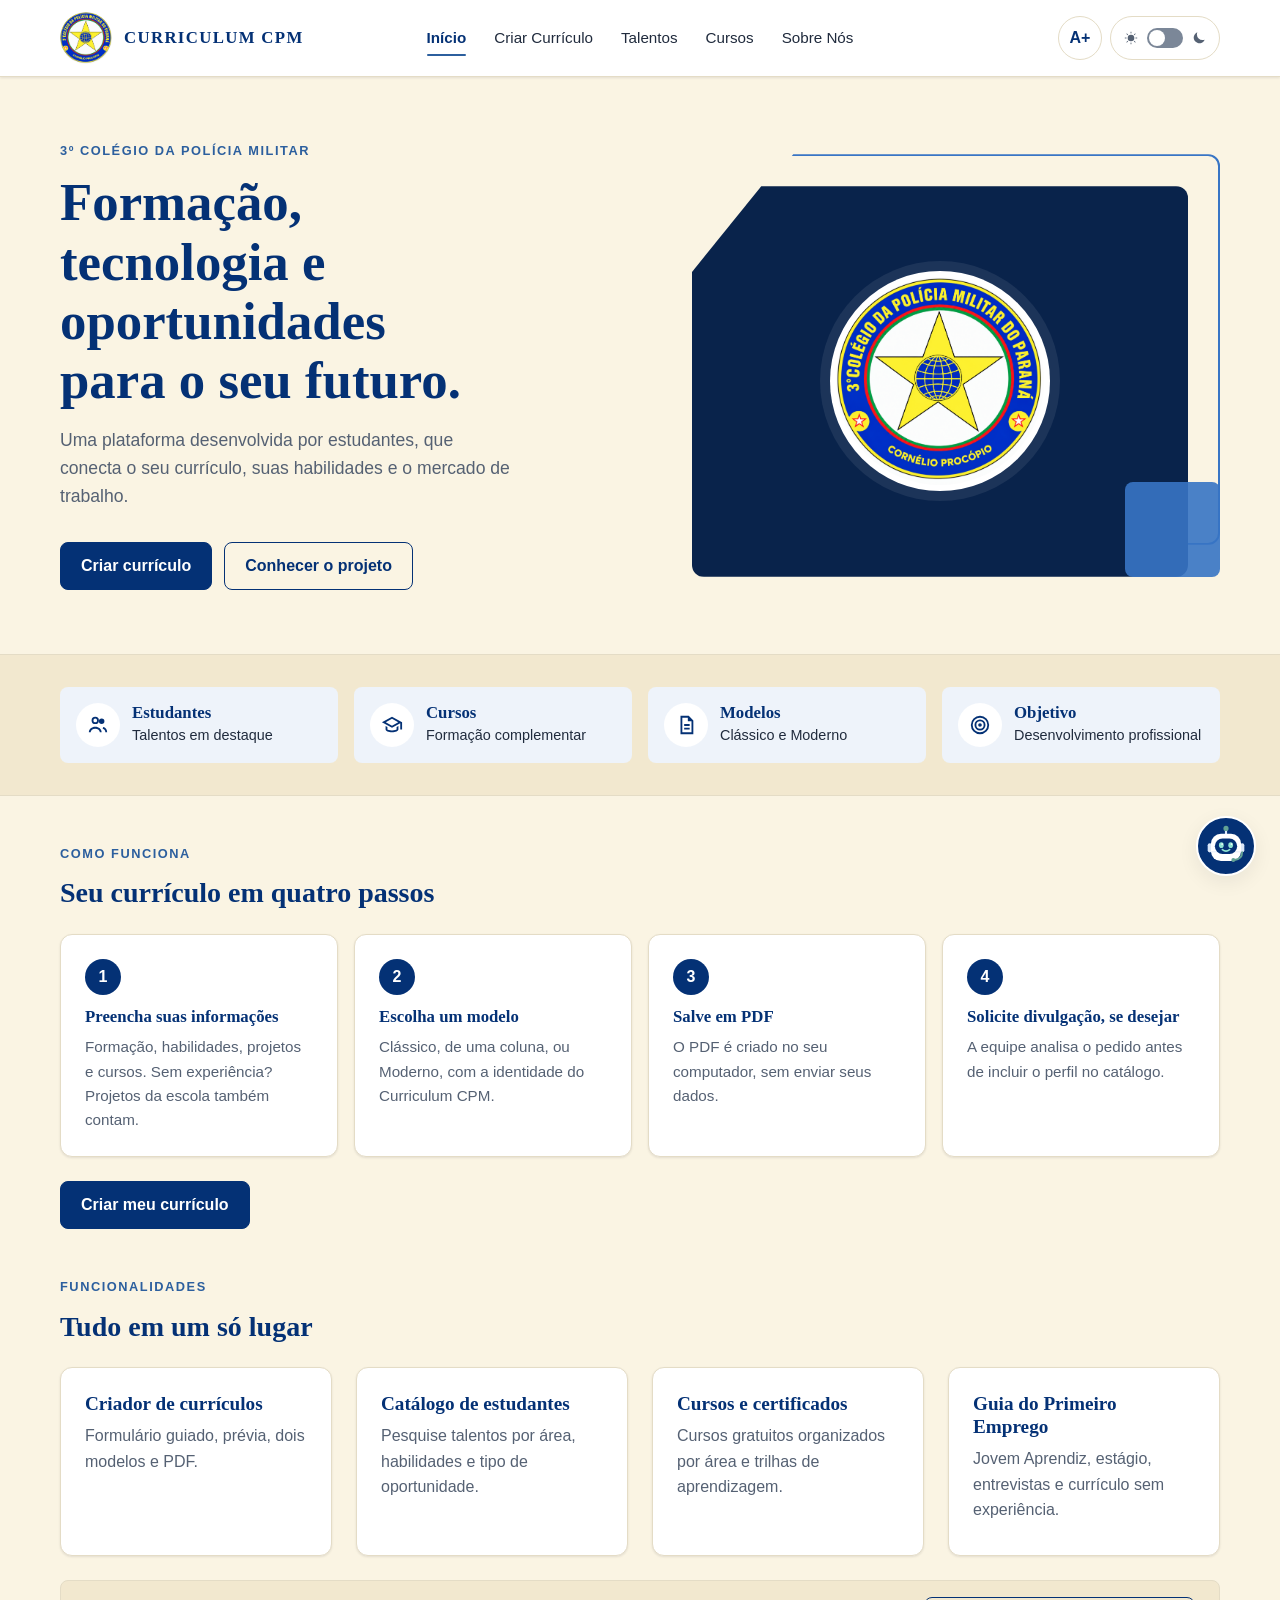
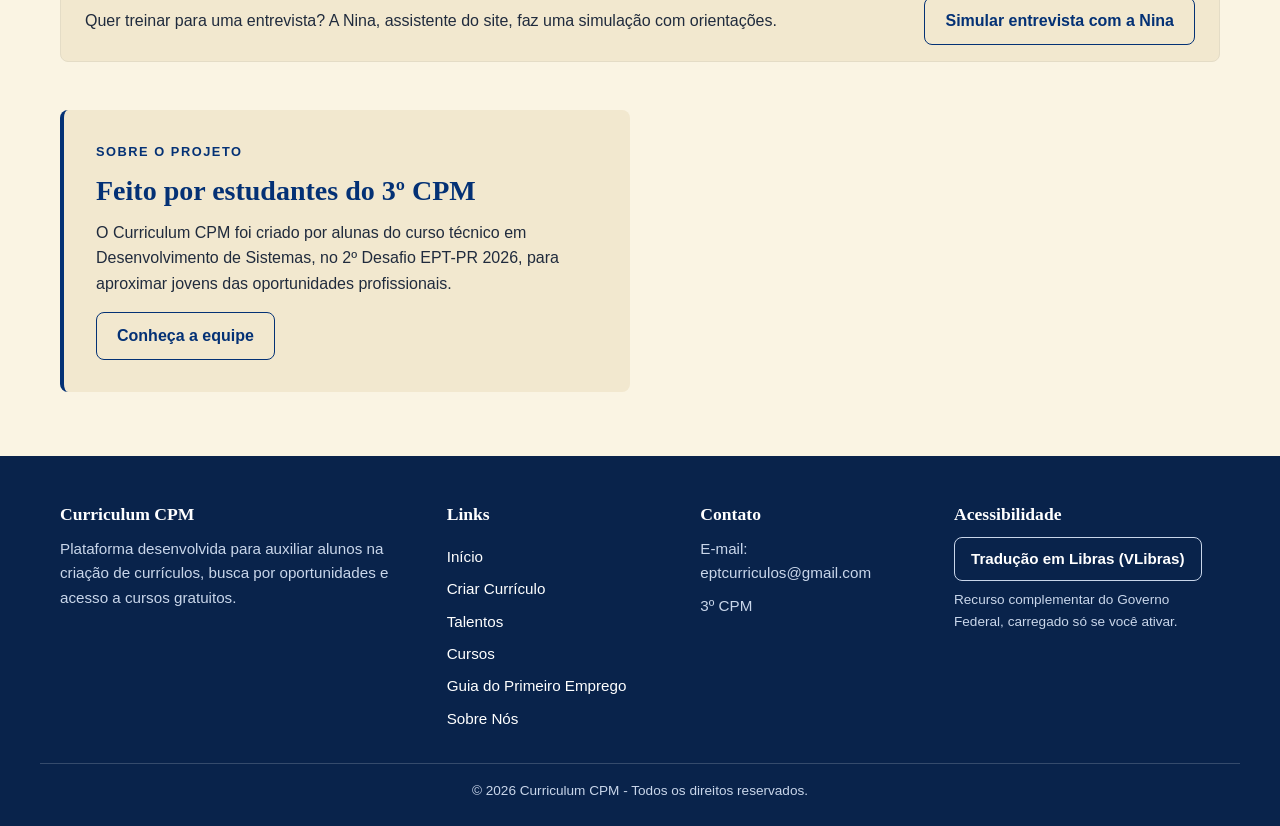
<file: index.html>
<!DOCTYPE html>
<html lang="pt-BR">
<head>
    <meta charset="UTF-8">
    <meta name="viewport" content="width=device-width, initial-scale=1.0">
    <title>Início | Curriculum CPM</title>
  <link rel="stylesheet" href="css/styles.css">
  <link rel="stylesheet" href="css/site-chrome.css">
  <link rel="stylesheet" href="css/chatbot.css">
  <link rel="stylesheet" href="css/inicio.css">
</head>
  <body>
  <script src="js/tema-inicial.js"></script>
  <a class="pular-conteudo" href="#conteudo">Pular para o conteúdo principal</a>
    <header class="site-header">
    <nav class="site-nav" aria-label="Navegação principal">
      <a class="logo" href="index.html">
        <img src="logo3cpm.png" alt="Logo do 3º CPM" width="52" height="52">
        <span>Curriculum CPM</span>
      </a>
      <button class="menu-toggle" type="button" aria-expanded="false" aria-controls="menu-principal" hidden>
        <svg class="icone-abrir" viewBox="0 0 24 24" aria-hidden="true" focusable="false"><path d="M3 6h18v2H3V6Zm0 5h18v2H3v-2Zm0 5h18v2H3v-2Z"/></svg>
        <svg class="icone-fechar" viewBox="0 0 24 24" aria-hidden="true" focusable="false"><path d="m6.4 5 5.6 5.6L17.6 5 19 6.4 13.4 12l5.6 5.6-1.4 1.4-5.6-5.6L6.4 19 5 17.6l5.6-5.6L5 6.4 6.4 5Z"/></svg>
        <span>Menu</span>
      </button>
      <div class="menu" id="menu-principal">
        <a class="ativo" aria-current="page" href="index.html">Início</a>
        <a href="curriculo.html">Criar Currículo</a>
        <a href="vercurriculos.html">Talentos</a>
        <a href="certificados.html">Cursos</a>
        <a href="quem-somos-nos.html">Sobre Nós</a>
      </div>
      <!-- Controles à direita: tamanho do texto (js/acessibilidade.js) e tema (js/main.js). -->
      <div class="controles-cabecalho">
        <button class="botao-texto" type="button" aria-pressed="false" data-acessibilidade="texto">A+<span class="visualmente-oculto"> Aumentar texto</span></button>
        <button class="theme-toggle" type="button" aria-label="Modo escuro" aria-pressed="false">
          <span class="theme-icon" aria-hidden="true"><svg viewBox="0 0 24 24" focusable="false"><path d="M12 7a5 5 0 1 0 0 10 5 5 0 0 0 0-10Zm0-5 1 3h-2l1-3Zm0 20-1-3h2l-1 3ZM2 12l3-1v2l-3-1Zm20 0-3 1v-2l3 1ZM4.9 4.9l2.8 1.4-1.4 1.4-1.4-2.8Zm14.2 14.2-2.8-1.4 1.4-1.4 1.4 2.8Zm0-14.2-1.4 2.8-1.4-1.4 2.8-1.4ZM4.9 19.1l1.4-2.8 1.4 1.4-2.8 1.4Z"/></svg></span>
          <span class="theme-track" aria-hidden="true"><span class="theme-thumb"></span></span>
          <span class="theme-icon" aria-hidden="true"><svg viewBox="0 0 24 24" focusable="false"><path d="M20.5 14.5A8.5 8.5 0 0 1 9.5 3.5a8.5 8.5 0 1 0 11 11Z"/></svg></span>
        </button>
      </div>
    </nav>
  </header>

    <main id="conteudo">
      <!-- Abertura (Modelo 2): texto à esquerda e composição institucional à direita. -->
      <section class="hero" aria-labelledby="titulo-hero">
        <div class="hero-conteudo">
          <p class="hero-rotulo">3º Colégio da Polícia Militar</p>
          <h1 id="titulo-hero">Formação, tecnologia e oportunidades para o seu futuro.</h1>
          <p class="hero-descricao">Uma plataforma desenvolvida por estudantes, que conecta o seu currículo, suas habilidades e o mercado de trabalho.</p>
          <div class="hero-acoes">
            <a class="botao" href="curriculo.html">Criar currículo</a>
            <a class="botao botao-secundario" href="quem-somos-nos.html">Conhecer o projeto</a>
          </div>
        </div>
        <!-- Sem fotografia autorizada do 3º CPM nos arquivos do projeto: composição geométrica
             com a logomarca (decorativa; a logo também está no cabeçalho, com texto alternativo).
             Para usar uma foto autorizada, troque a imagem em .hero-quadro. -->
        <div class="hero-visual" aria-hidden="true">
          <span class="hero-moldura"></span>
          <span class="hero-quadro">
            <img src="logo3cpm.png" alt="" width="220" height="220">
          </span>
          <span class="hero-detalhe"></span>
        </div>
      </section>

      <!-- Indicadores: textos curtos, sem números (não há estatísticas verificadas). -->
      <section class="indicadores" aria-labelledby="titulo-indicadores">
        <h2 id="titulo-indicadores" class="visualmente-oculto">O que você encontra no Curriculum CPM</h2>
        <ul class="lista-indicadores">
          <li class="indicador">
            <span class="indicador-icone"><svg viewBox="0 0 24 24" aria-hidden="true" focusable="false"><path d="M9 11a4 4 0 1 0 0-8 4 4 0 0 0 0 8Zm0-2a2 2 0 1 1 0-4 2 2 0 0 1 0 4Zm7 2a3 3 0 1 0 0-6 3 3 0 0 0 0 6ZM2 20c0-3.3 3.1-6 7-6s7 2.7 7 6h-2c0-2.2-2.2-4-5-4s-5 1.8-5 4H2Zm15.6-5.7c2.6.4 4.4 2.5 4.4 5.7h-2c0-2-1-3.4-2.9-3.8l.5-1.9Z"/></svg></span>
            <div><h3>Estudantes</h3><p>Talentos em destaque</p></div>
          </li>
          <li class="indicador">
            <span class="indicador-icone"><svg viewBox="0 0 24 24" aria-hidden="true" focusable="false"><path d="M12 3 1 9l11 6 9-4.9V17h2V9L12 3Zm0 2.3L18.8 9 12 12.7 5.2 9 12 5.3ZM5 13.2V17c0 1.7 3.1 3 7 3s7-1.3 7-3v-3.8l-2 1.1V17c-.4.4-2.2 1-5 1s-4.6-.6-5-1v-2.7l-2-1.1Z"/></svg></span>
            <div><h3>Cursos</h3><p>Formação complementar</p></div>
          </li>
          <li class="indicador">
            <span class="indicador-icone"><svg viewBox="0 0 24 24" aria-hidden="true" focusable="false"><path d="M6 2h9l5 5v15H6V2Zm2 2v16h10V8h-4V4H8Zm2 7h6v2h-6v-2Zm0 4h6v2h-6v-2Z"/></svg></span>
            <div><h3>Modelos</h3><p>Clássico e Moderno</p></div>
          </li>
          <li class="indicador">
            <span class="indicador-icone"><svg viewBox="0 0 24 24" aria-hidden="true" focusable="false"><path d="M12 2a10 10 0 1 0 10 10A10 10 0 0 0 12 2Zm0 18a8 8 0 1 1 8-8 8 8 0 0 1-8 8Zm0-14a6 6 0 1 0 6 6 6 6 0 0 0-6-6Zm0 10a4 4 0 1 1 4-4 4 4 0 0 1-4 4Zm0-6a2 2 0 1 0 2 2 2 2 0 0 0-2-2Z"/></svg></span>
            <div><h3>Objetivo</h3><p>Desenvolvimento profissional</p></div>
          </li>
        </ul>
      </section>

      <!-- Como funciona: os quatro passos do criador de currículos. -->
      <section class="como-funciona" aria-labelledby="titulo-como-funciona">
        <div class="secao-cabecalho">
          <p class="secao-rotulo">Como funciona</p>
          <h2 id="titulo-como-funciona">Seu currículo em quatro passos</h2>
        </div>
        <ol class="passos">
          <li class="passo"><h3>Preencha suas informações</h3><p>Formação, habilidades, projetos e cursos. Sem experiência? Projetos da escola também contam.</p></li>
          <li class="passo"><h3>Escolha um modelo</h3><p>Clássico, de uma coluna, ou Moderno, com a identidade do Curriculum CPM.</p></li>
          <li class="passo"><h3>Salve em PDF</h3><p>O PDF é criado no seu computador, sem enviar seus dados.</p></li>
          <li class="passo"><h3>Solicite divulgação, se desejar</h3><p>A equipe analisa o pedido antes de incluir o perfil no catálogo.</p></li>
        </ol>
        <a class="botao" href="curriculo.html">Criar meu currículo</a>
      </section>

      <!-- Funcionalidades: só páginas que existem no site. -->
      <section class="funcionalidades" aria-labelledby="titulo-funcionalidades">
        <div class="secao-cabecalho">
          <p class="secao-rotulo">Funcionalidades</p>
          <h2 id="titulo-funcionalidades">Tudo em um só lugar</h2>
        </div>
        <ul class="cards lista-funcionalidades">
          <li class="card funcionalidade">
            <h3><a href="curriculo.html">Criador de currículos</a></h3>
            <p>Formulário guiado, prévia, dois modelos e PDF.</p>
          </li>
          <li class="card funcionalidade">
            <h3><a href="vercurriculos.html">Catálogo de estudantes</a></h3>
            <p>Pesquise talentos por área, habilidades e tipo de oportunidade.</p>
          </li>
          <li class="card funcionalidade">
            <h3><a href="certificados.html">Cursos e certificados</a></h3>
            <p>Cursos gratuitos organizados por área e trilhas de aprendizagem.</p>
          </li>
          <li class="card funcionalidade">
            <h3><a href="guia-primeiro-emprego.html">Guia do Primeiro Emprego</a></h3>
            <p>Jovem Aprendiz, estágio, entrevistas e currículo sem experiência.</p>
          </li>
        </ul>
        <!-- Botão que abre a Nina na simulação de entrevista (aparece só com JavaScript). -->
        <p class="chamada-nina">
          <span>Quer treinar para uma entrevista? A Nina, assistente do site, faz uma simulação com orientações.</span>
          <button type="button" class="botao botao-secundario" data-nina="entrevista" hidden>Simular entrevista com a Nina</button>
        </p>
      </section>

      <!-- Sobre o projeto -->
      <section class="sobre-projeto" aria-labelledby="titulo-sobre-projeto">
        <div class="sobre-projeto-texto">
          <p class="secao-rotulo">Sobre o projeto</p>
          <h2 id="titulo-sobre-projeto">Feito por estudantes do 3º CPM</h2>
          <p>O Curriculum CPM foi criado por alunas do curso técnico em Desenvolvimento de Sistemas, no 2º Desafio EPT-PR 2026, para aproximar jovens das oportunidades profissionais.</p>
          <a class="botao botao-secundario" href="quem-somos-nos.html">Conheça a equipe</a>
        </div>
      </section>
    </main>

    <footer class="site-footer">
    <div class="footer-container">
      <div class="footer-info">
        <h2 class="footer-titulo">Curriculum CPM</h2>
        <p>Plataforma desenvolvida para auxiliar alunos na criação de currículos, busca por oportunidades e acesso a cursos gratuitos.</p>
      </div>
      <nav class="footer-links" aria-label="Links do rodapé">
        <h2 class="footer-titulo">Links</h2>
        <a href="index.html">Início</a>
        <a href="curriculo.html">Criar Currículo</a>
        <a href="vercurriculos.html">Talentos</a>
        <a href="certificados.html">Cursos</a>
        <a href="guia-primeiro-emprego.html">Guia do Primeiro Emprego</a>
        <a href="quem-somos-nos.html">Sobre Nós</a>
      </nav>
      <div class="footer-contato">
        <h2 class="footer-titulo">Contato</h2>
        <p>E-mail: eptcurriculos@gmail.com</p>
        <p>3º CPM</p>
      </div>
      <div class="footer-acessibilidade">
        <h2 class="footer-titulo">Acessibilidade</h2>
        <button type="button" class="botao-vlibras" aria-pressed="false" data-acessibilidade="vlibras">Tradução em Libras (VLibras)</button>
        <p class="nota-vlibras">Recurso complementar do Governo Federal, carregado só se você ativar.</p>
        <p id="estado-vlibras" class="estado-vlibras" role="status"></p>
      </div>
    </div>
    <p class="copyright">© 2026 Curriculum CPM - Todos os direitos reservados.</p>
  </footer>

    <button class="chatbot" type="button" aria-label="Abrir chat de atendimento"></button>
    <script src="js/menu.js"></script>
  <script src="js/nina-conteudo.js"></script>
  <script src="js/entrevista-perguntas.js"></script>
  <script src="js/entrevista.js"></script>
  <script src="js/chatbot.js"></script>
    <script src="js/main.js"></script>
    <script src="js/acessibilidade.js"></script>
  </body>
</html>
</file>
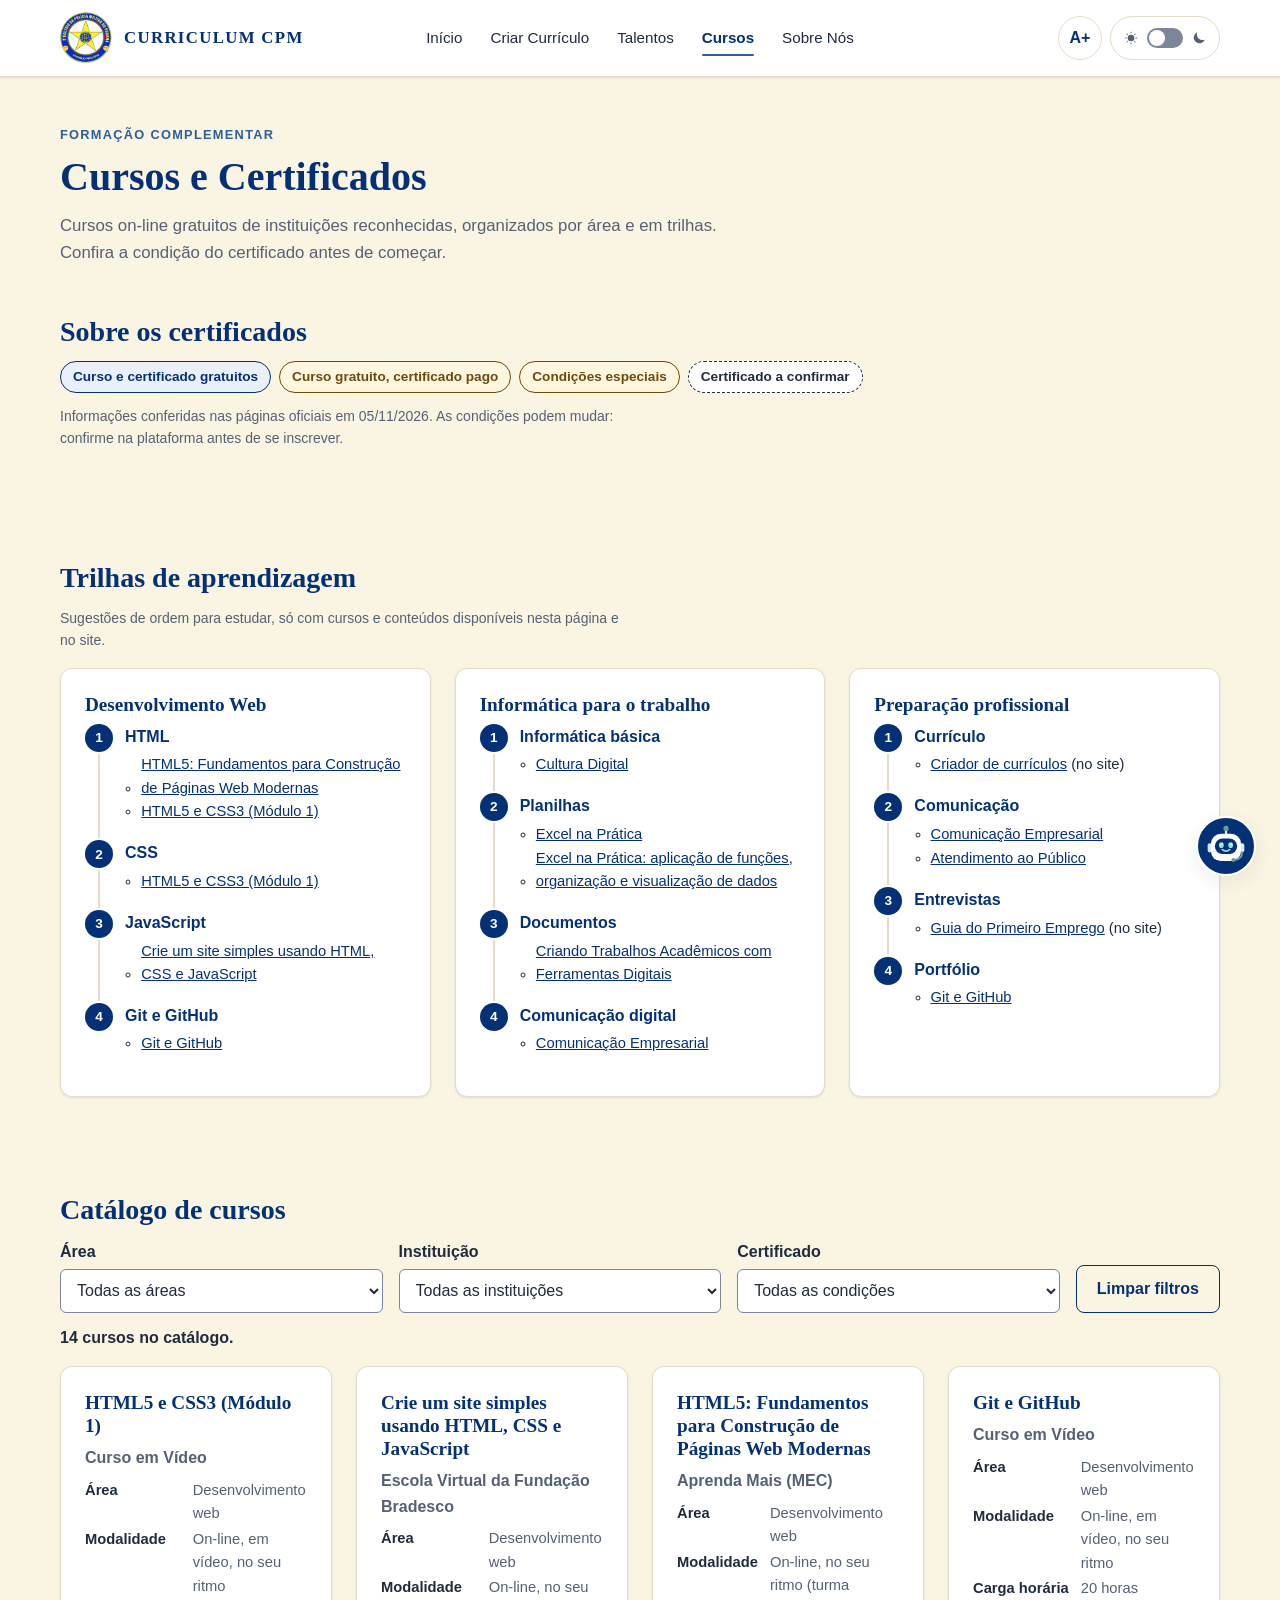
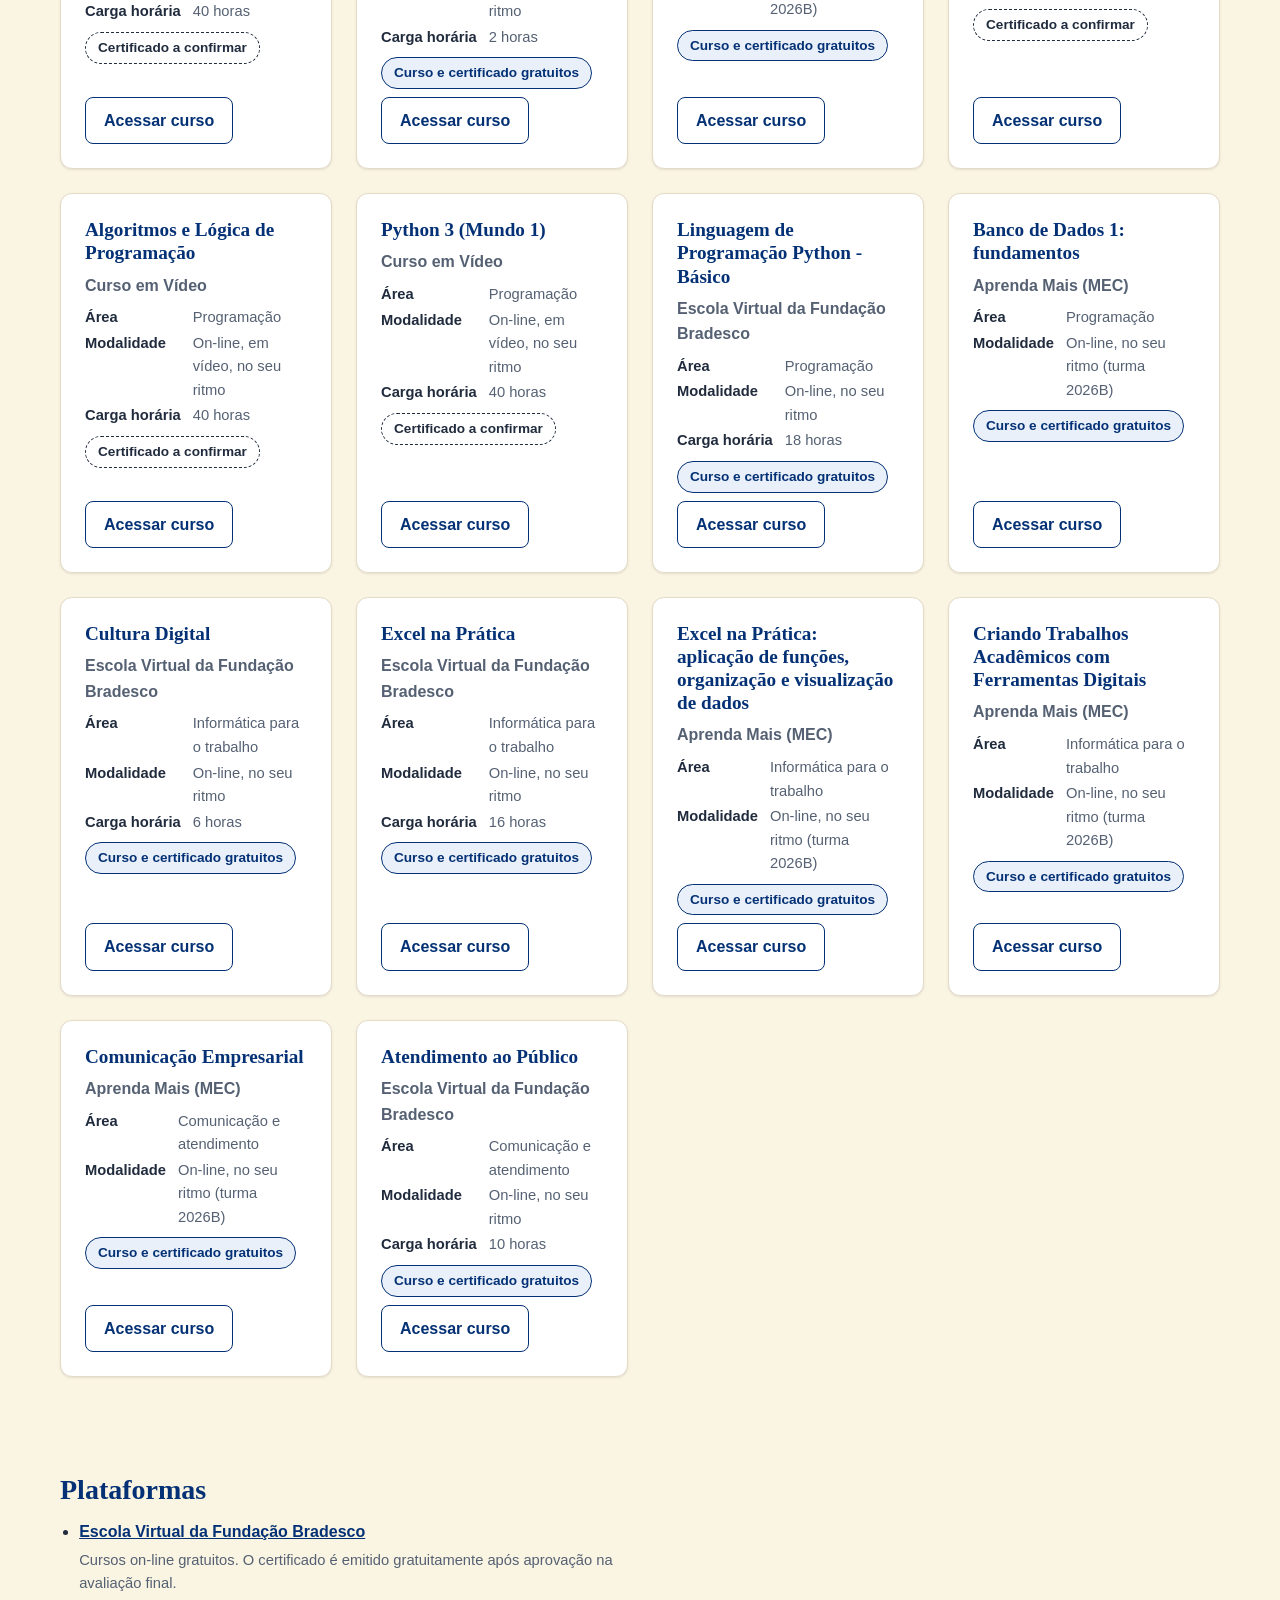
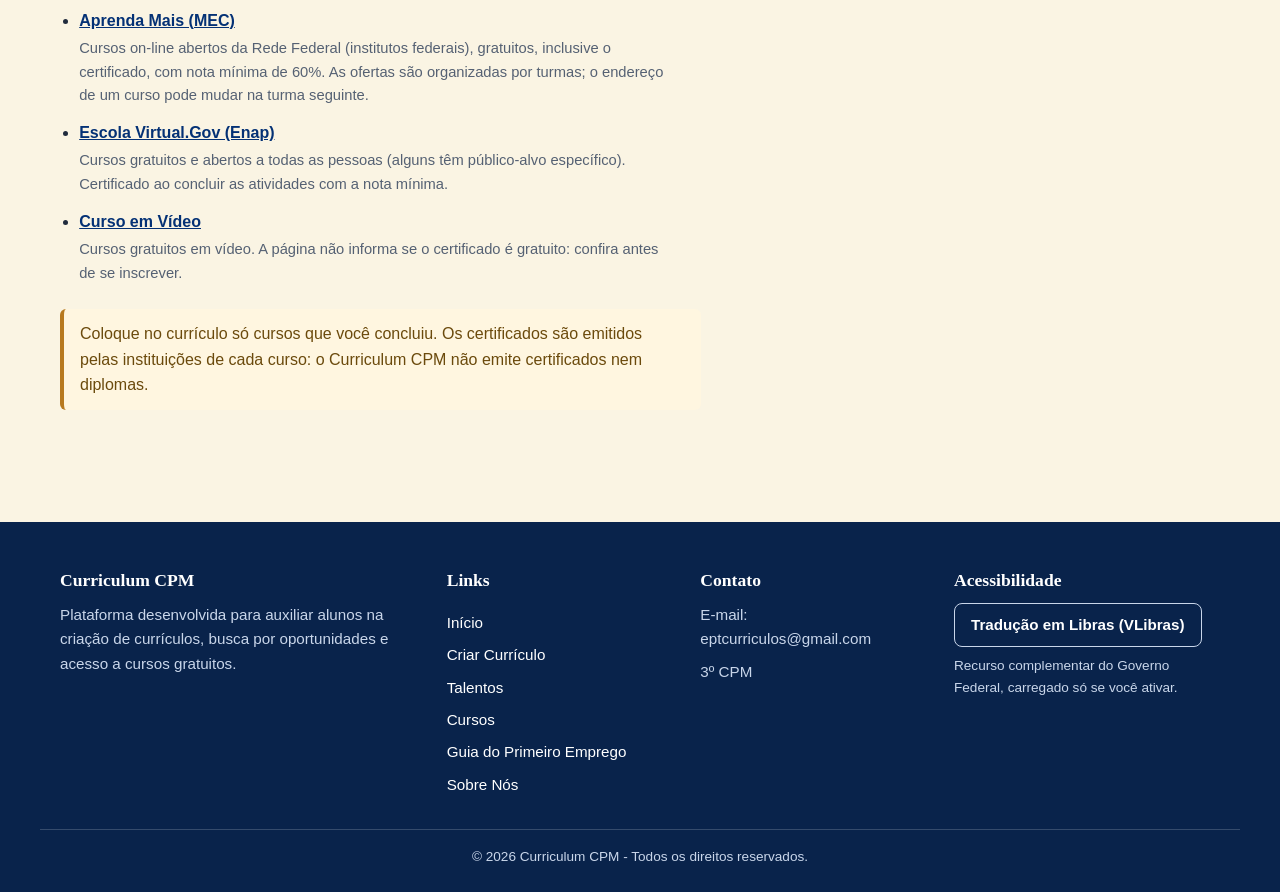
<file: certificados.html>
<!DOCTYPE html>
<html lang="pt-BR">
<head>
  <meta charset="UTF-8">
  <meta name="viewport" content="width=device-width, initial-scale=1.0">
  <title>Cursos | Curriculum CPM</title>
  <link rel="stylesheet" href="css/styles.css">
  <link rel="stylesheet" href="css/site-chrome.css">
  <link rel="stylesheet" href="css/chatbot.css">
  <link rel="stylesheet" href="css/oportunidades.css">
  <script src="js/cursos.js" defer></script>
</head>
  <body>
  <script src="js/tema-inicial.js"></script>
  <a class="pular-conteudo" href="#conteudo">Pular para o conteúdo principal</a>
    <header class="site-header">
    <nav class="site-nav" aria-label="Navegação principal">
      <a class="logo" href="index.html">
        <img src="logo3cpm.png" alt="Logo do 3º CPM" width="52" height="52">
        <span>Curriculum CPM</span>
      </a>
      <button class="menu-toggle" type="button" aria-expanded="false" aria-controls="menu-principal" hidden>
        <svg class="icone-abrir" viewBox="0 0 24 24" aria-hidden="true" focusable="false"><path d="M3 6h18v2H3V6Zm0 5h18v2H3v-2Zm0 5h18v2H3v-2Z"/></svg>
        <svg class="icone-fechar" viewBox="0 0 24 24" aria-hidden="true" focusable="false"><path d="m6.4 5 5.6 5.6L17.6 5 19 6.4 13.4 12l5.6 5.6-1.4 1.4-5.6-5.6L6.4 19 5 17.6l5.6-5.6L5 6.4 6.4 5Z"/></svg>
        <span>Menu</span>
      </button>
      <div class="menu" id="menu-principal">
        <a href="index.html">Início</a>
        <a href="curriculo.html">Criar Currículo</a>
        <a href="vercurriculos.html">Talentos</a>
        <a class="ativo" aria-current="page" href="certificados.html">Cursos</a>
        <a href="quem-somos-nos.html">Sobre Nós</a>
      </div>
      <!-- Controles à direita: tamanho do texto (js/acessibilidade.js) e tema (js/main.js). -->
      <div class="controles-cabecalho">
        <button class="botao-texto" type="button" aria-pressed="false" data-acessibilidade="texto">A+<span class="visualmente-oculto"> Aumentar texto</span></button>
        <button class="theme-toggle" type="button" aria-label="Modo escuro" aria-pressed="false">
          <span class="theme-icon" aria-hidden="true"><svg viewBox="0 0 24 24" focusable="false"><path d="M12 7a5 5 0 1 0 0 10 5 5 0 0 0 0-10Zm0-5 1 3h-2l1-3Zm0 20-1-3h2l-1 3ZM2 12l3-1v2l-3-1Zm20 0-3 1v-2l3 1ZM4.9 4.9l2.8 1.4-1.4 1.4-1.4-2.8Zm14.2 14.2-2.8-1.4 1.4-1.4 1.4 2.8Zm0-14.2-1.4 2.8-1.4-1.4 2.8-1.4ZM4.9 19.1l1.4-2.8 1.4 1.4-2.8 1.4Z"/></svg></span>
          <span class="theme-track" aria-hidden="true"><span class="theme-thumb"></span></span>
          <span class="theme-icon" aria-hidden="true"><svg viewBox="0 0 24 24" focusable="false"><path d="M20.5 14.5A8.5 8.5 0 0 1 9.5 3.5a8.5 8.5 0 1 0 11 11Z"/></svg></span>
        </button>
      </div>
    </nav>
  </header>

    <main id="conteudo">
      <section class="cabecalho-pagina">
        <span>Formação complementar</span>
        <h1>Cursos e Certificados</h1>
        <p>Cursos on-line gratuitos de instituições reconhecidas, organizados por área e em trilhas. Confira a condição do certificado antes de começar.</p>
      </section>

      <!-- Conteúdo montado por js/cursos.js a partir de data/cursos.json. -->
      <div id="estado-cursos" class="estado" role="status">
        <strong>Carregando cursos…</strong>
      </div>
      <div id="erro-cursos" class="estado" role="alert" hidden>
        <strong>Não foi possível carregar a lista de cursos.</strong>
        Recarregue a página. Enquanto isso, você pode acessar as plataformas abaixo.
      </div>

      <section id="legenda-cursos" class="legenda-cursos" aria-labelledby="titulo-legenda" hidden>
        <h2 id="titulo-legenda">Sobre os certificados</h2>
        <ul class="lista-legenda">
          <li><span class="selo-certificado selo-certificado--gratuito">Curso e certificado gratuitos</span></li>
          <li><span class="selo-certificado selo-certificado--pago">Curso gratuito, certificado pago</span></li>
          <li><span class="selo-certificado selo-certificado--condicoes">Condições especiais</span></li>
          <li><span class="selo-certificado selo-certificado--a_confirmar">Certificado a confirmar</span></li>
        </ul>
        <p id="verificacao-cursos" class="dica-cursos"></p>
      </section>

      <section id="trilhas" class="secao-cursos" aria-labelledby="titulo-trilhas" hidden>
        <h2 id="titulo-trilhas">Trilhas de aprendizagem</h2>
        <p class="dica-cursos">Sugestões de ordem para estudar, só com cursos e conteúdos disponíveis nesta página e no site.</p>
        <div id="lista-trilhas" class="lista-trilhas"></div>
      </section>

      <section id="catalogo-cursos" class="secao-cursos" aria-labelledby="titulo-catalogo-cursos" hidden>
        <h2 id="titulo-catalogo-cursos">Catálogo de cursos</h2>
        <form id="filtros-cursos" class="filtros-cursos" aria-label="Filtrar cursos">
          <div class="campo-curso">
            <label for="filtro-area-curso">Área</label>
            <select id="filtro-area-curso"><option value="">Todas as áreas</option></select>
          </div>
          <div class="campo-curso">
            <label for="filtro-plataforma">Instituição</label>
            <select id="filtro-plataforma"><option value="">Todas as instituições</option></select>
          </div>
          <div class="campo-curso">
            <label for="filtro-certificado">Certificado</label>
            <select id="filtro-certificado"><option value="">Todas as condições</option></select>
          </div>
          <button type="button" id="limpar-filtros-cursos" class="botao botao-secundario">Limpar filtros</button>
        </form>
        <p id="contador-cursos" class="contador-cursos" role="status"></p>
        <ul id="lista-cursos" class="cards lista-cursos"></ul>
      </section>

      <section id="plataformas" class="secao-cursos" aria-labelledby="titulo-plataformas">
        <h2 id="titulo-plataformas">Plataformas</h2>
        <ul id="lista-plataformas" class="lista-plataformas">
          <!-- Lista estática: continua útil sem JavaScript ou se o JSON não carregar. -->
          <li><a href="https://www.ev.org.br/cursos" target="_blank" rel="noopener">Escola Virtual da Fundação Bradesco<span class="visualmente-oculto"> (abre em nova aba)</span></a></li>
          <li><a href="https://aprendamais.mec.gov.br/" target="_blank" rel="noopener">Aprenda Mais (MEC)<span class="visualmente-oculto"> (abre em nova aba)</span></a></li>
          <li><a href="https://www.escolavirtual.gov.br/" target="_blank" rel="noopener">Escola Virtual.Gov (Enap)<span class="visualmente-oculto"> (abre em nova aba)</span></a></li>
          <li><a href="https://www.cursoemvideo.com/" target="_blank" rel="noopener">Curso em Vídeo<span class="visualmente-oculto"> (abre em nova aba)</span></a></li>
        </ul>
        <p class="aviso-cursos">Coloque no currículo só cursos que você concluiu. Os certificados são emitidos pelas instituições de cada curso: o Curriculum CPM não emite certificados nem diplomas.</p>
      </section>
    </main>

    <footer class="site-footer">
    <div class="footer-container">
      <div class="footer-info">
        <h2 class="footer-titulo">Curriculum CPM</h2>
        <p>Plataforma desenvolvida para auxiliar alunos na criação de currículos, busca por oportunidades e acesso a cursos gratuitos.</p>
      </div>
      <nav class="footer-links" aria-label="Links do rodapé">
        <h2 class="footer-titulo">Links</h2>
        <a href="index.html">Início</a>
        <a href="curriculo.html">Criar Currículo</a>
        <a href="vercurriculos.html">Talentos</a>
        <a href="certificados.html">Cursos</a>
        <a href="guia-primeiro-emprego.html">Guia do Primeiro Emprego</a>
        <a href="quem-somos-nos.html">Sobre Nós</a>
      </nav>
      <div class="footer-contato">
        <h2 class="footer-titulo">Contato</h2>
        <p>E-mail: eptcurriculos@gmail.com</p>
        <p>3º CPM</p>
      </div>
      <div class="footer-acessibilidade">
        <h2 class="footer-titulo">Acessibilidade</h2>
        <button type="button" class="botao-vlibras" aria-pressed="false" data-acessibilidade="vlibras">Tradução em Libras (VLibras)</button>
        <p class="nota-vlibras">Recurso complementar do Governo Federal, carregado só se você ativar.</p>
        <p id="estado-vlibras" class="estado-vlibras" role="status"></p>
      </div>
    </div>
    <p class="copyright">© 2026 Curriculum CPM - Todos os direitos reservados.</p>
  </footer>

    <button class="chatbot" type="button" aria-label="Abrir chat de atendimento"></button>
    <script src="js/menu.js"></script>
  <script src="js/nina-conteudo.js"></script>
  <script src="js/entrevista-perguntas.js"></script>
  <script src="js/entrevista.js"></script>
  <script src="js/chatbot.js"></script>
    <script src="js/main.js"></script>
    <script src="js/acessibilidade.js"></script>
  </body>
</html>
</file>
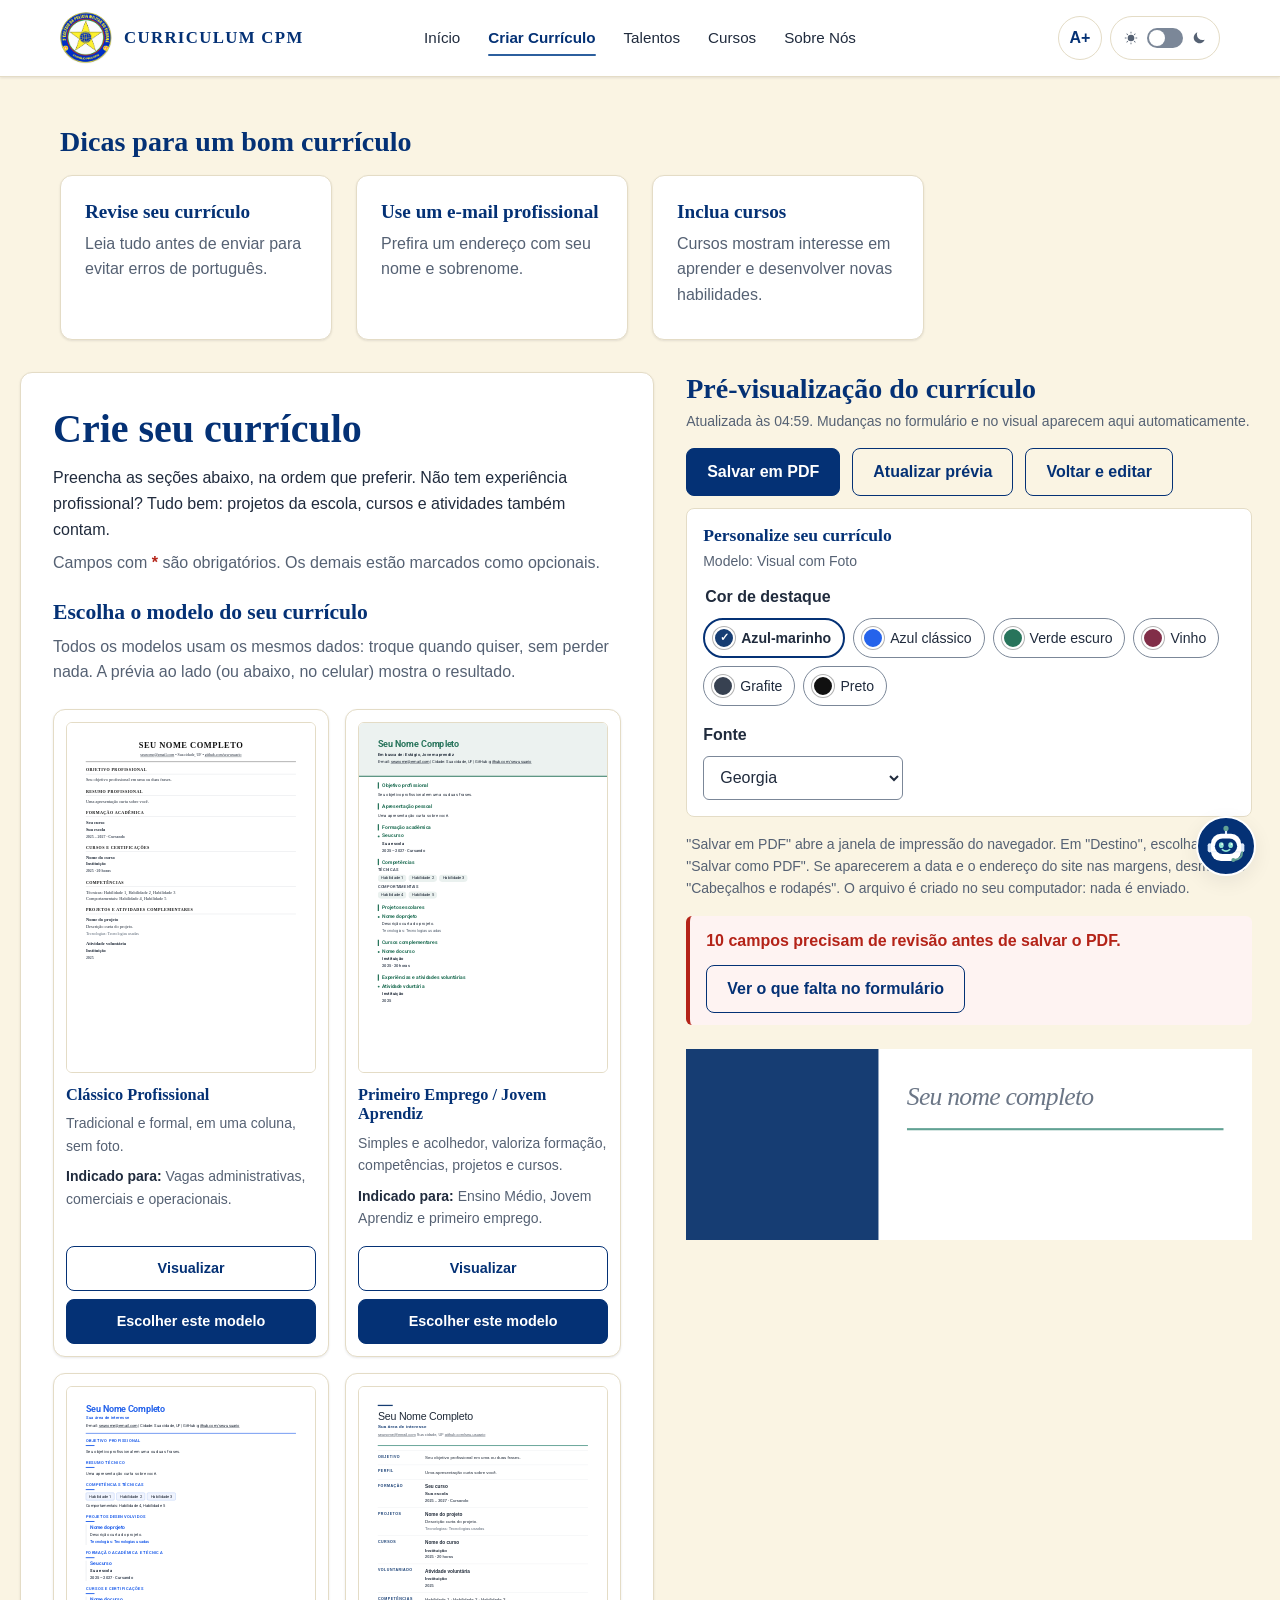
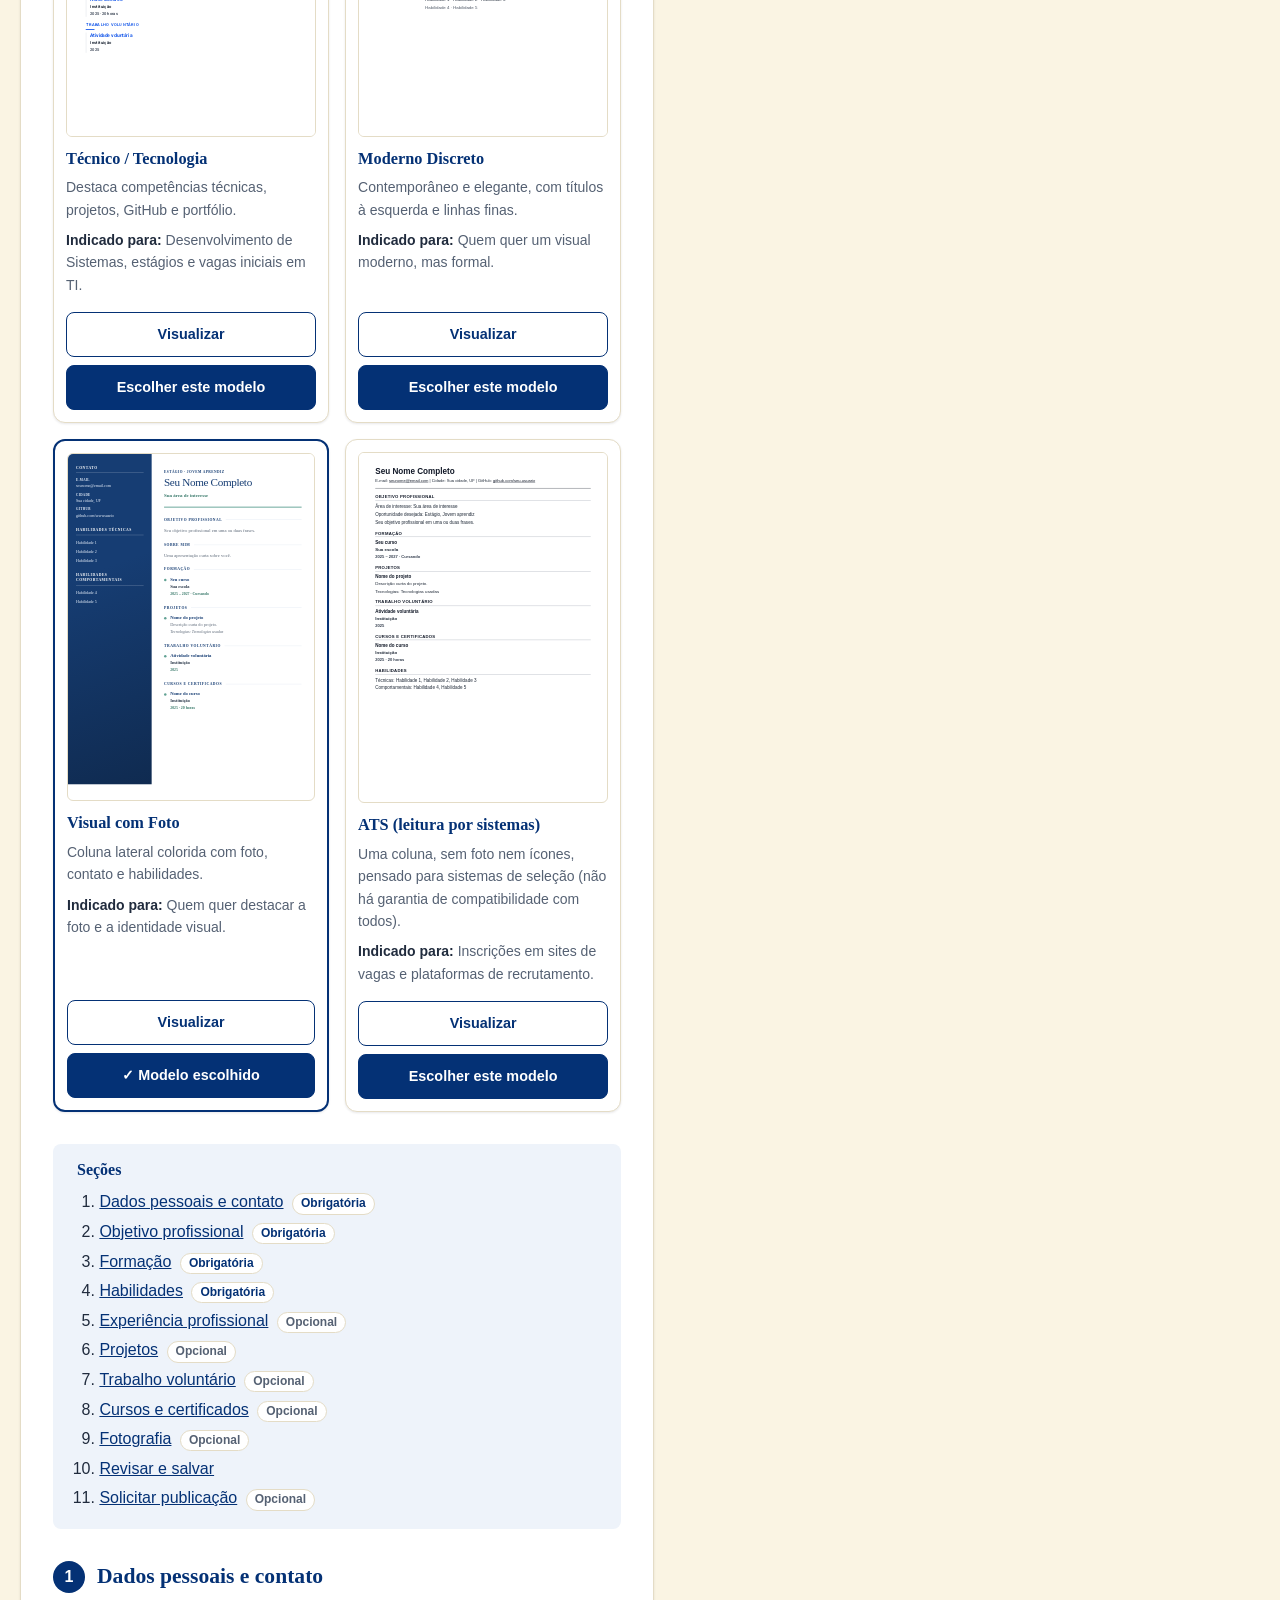
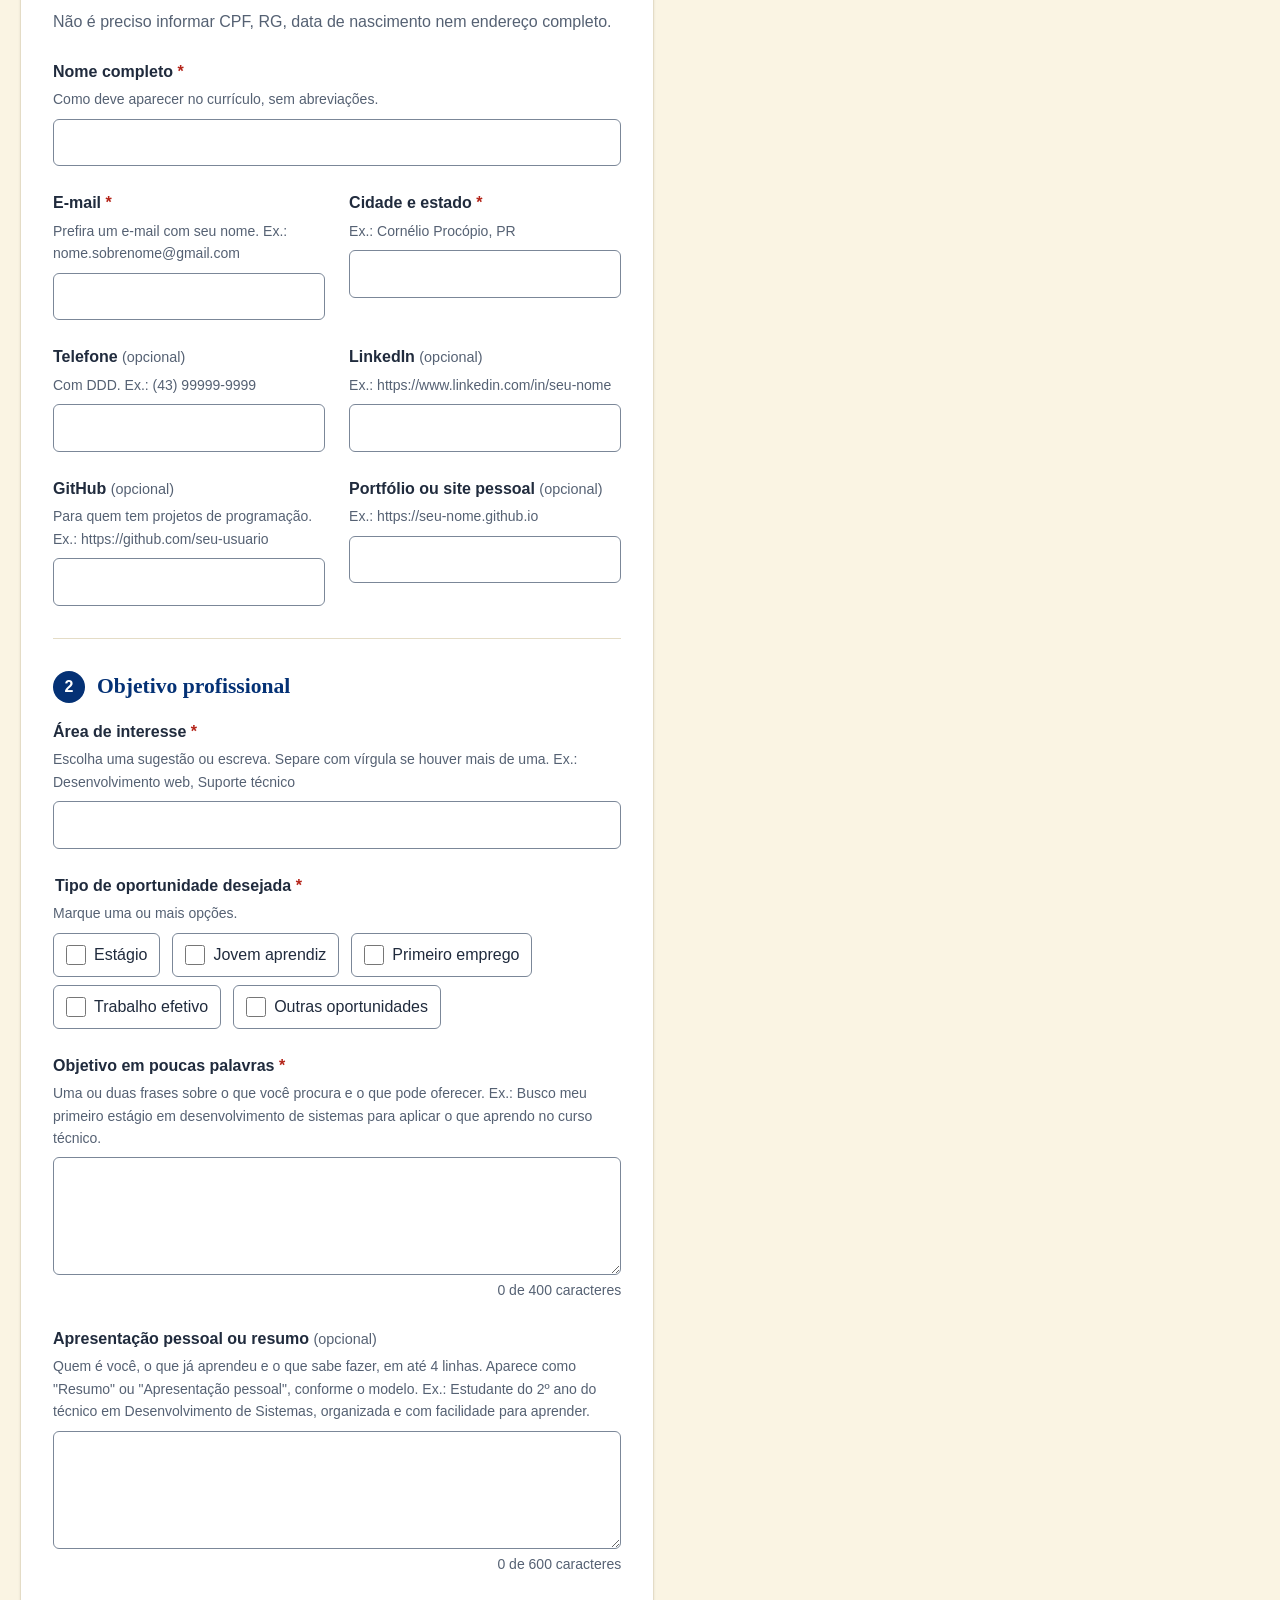
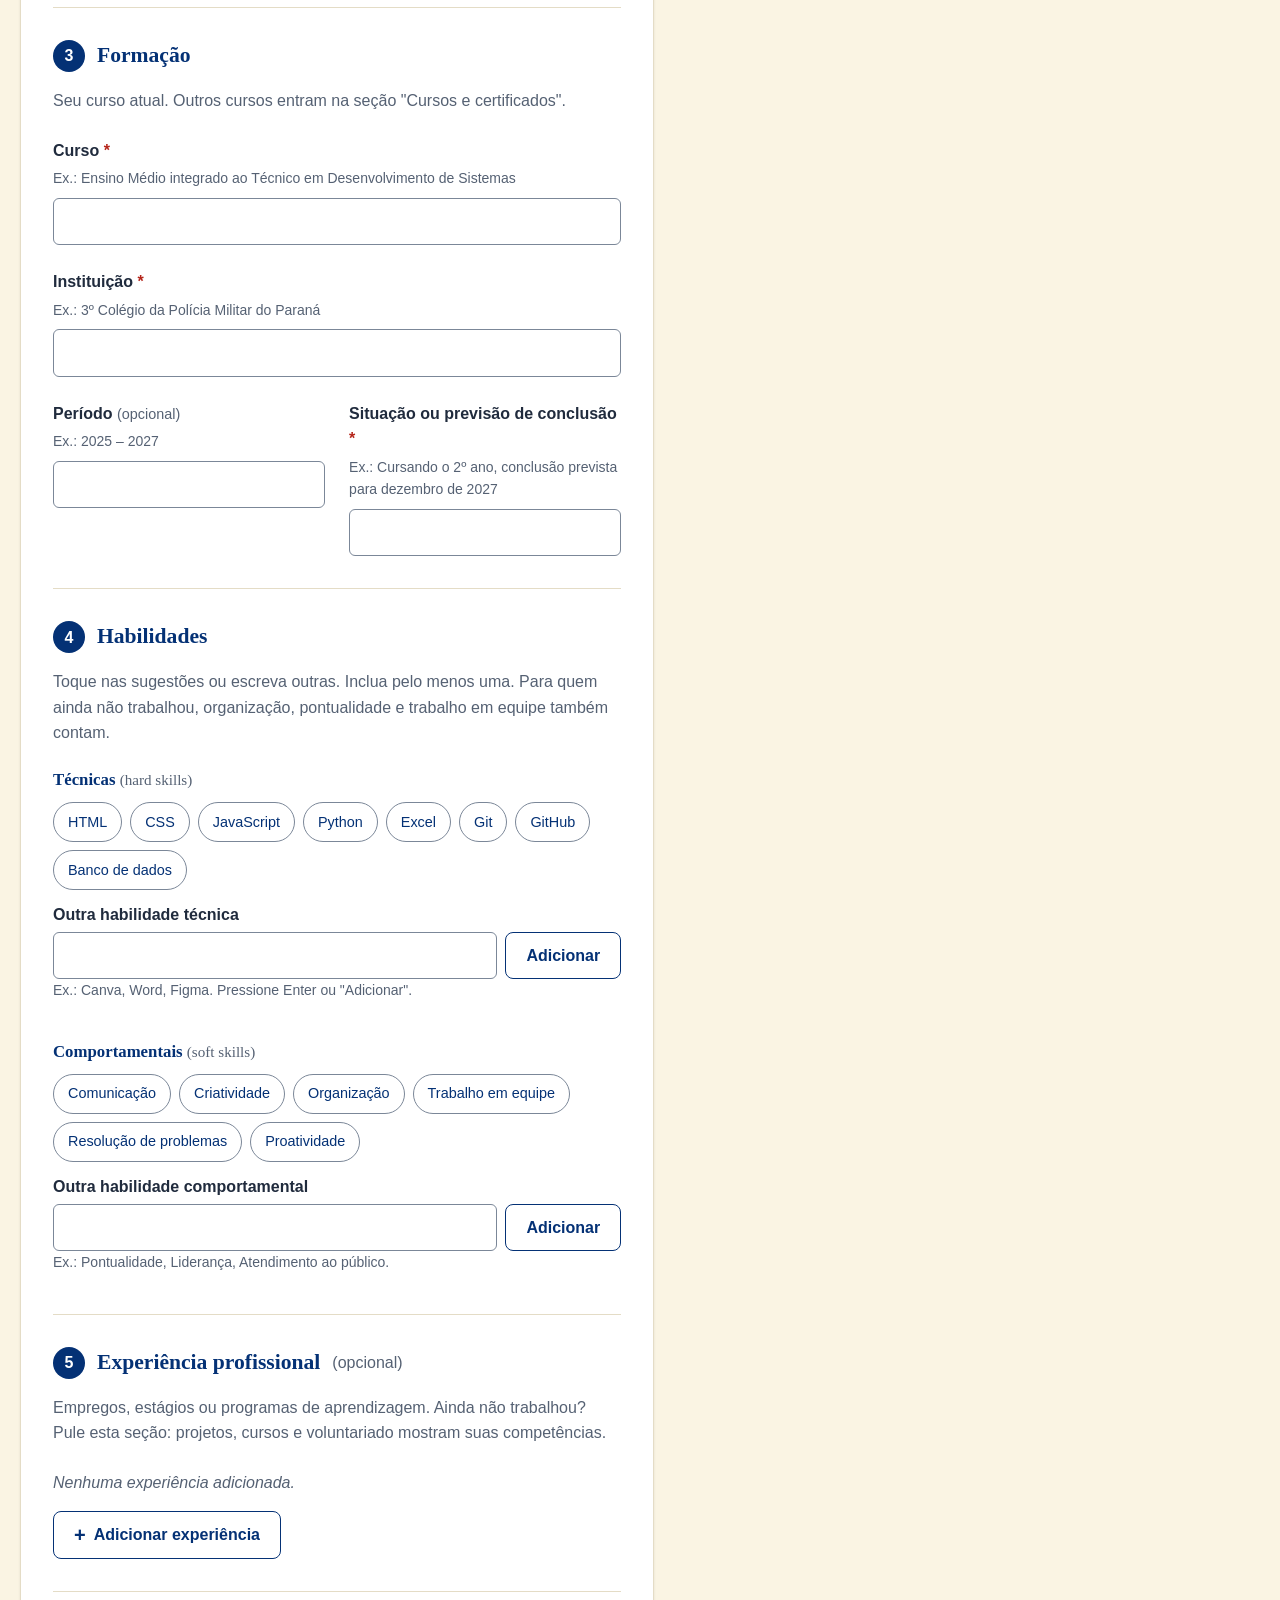
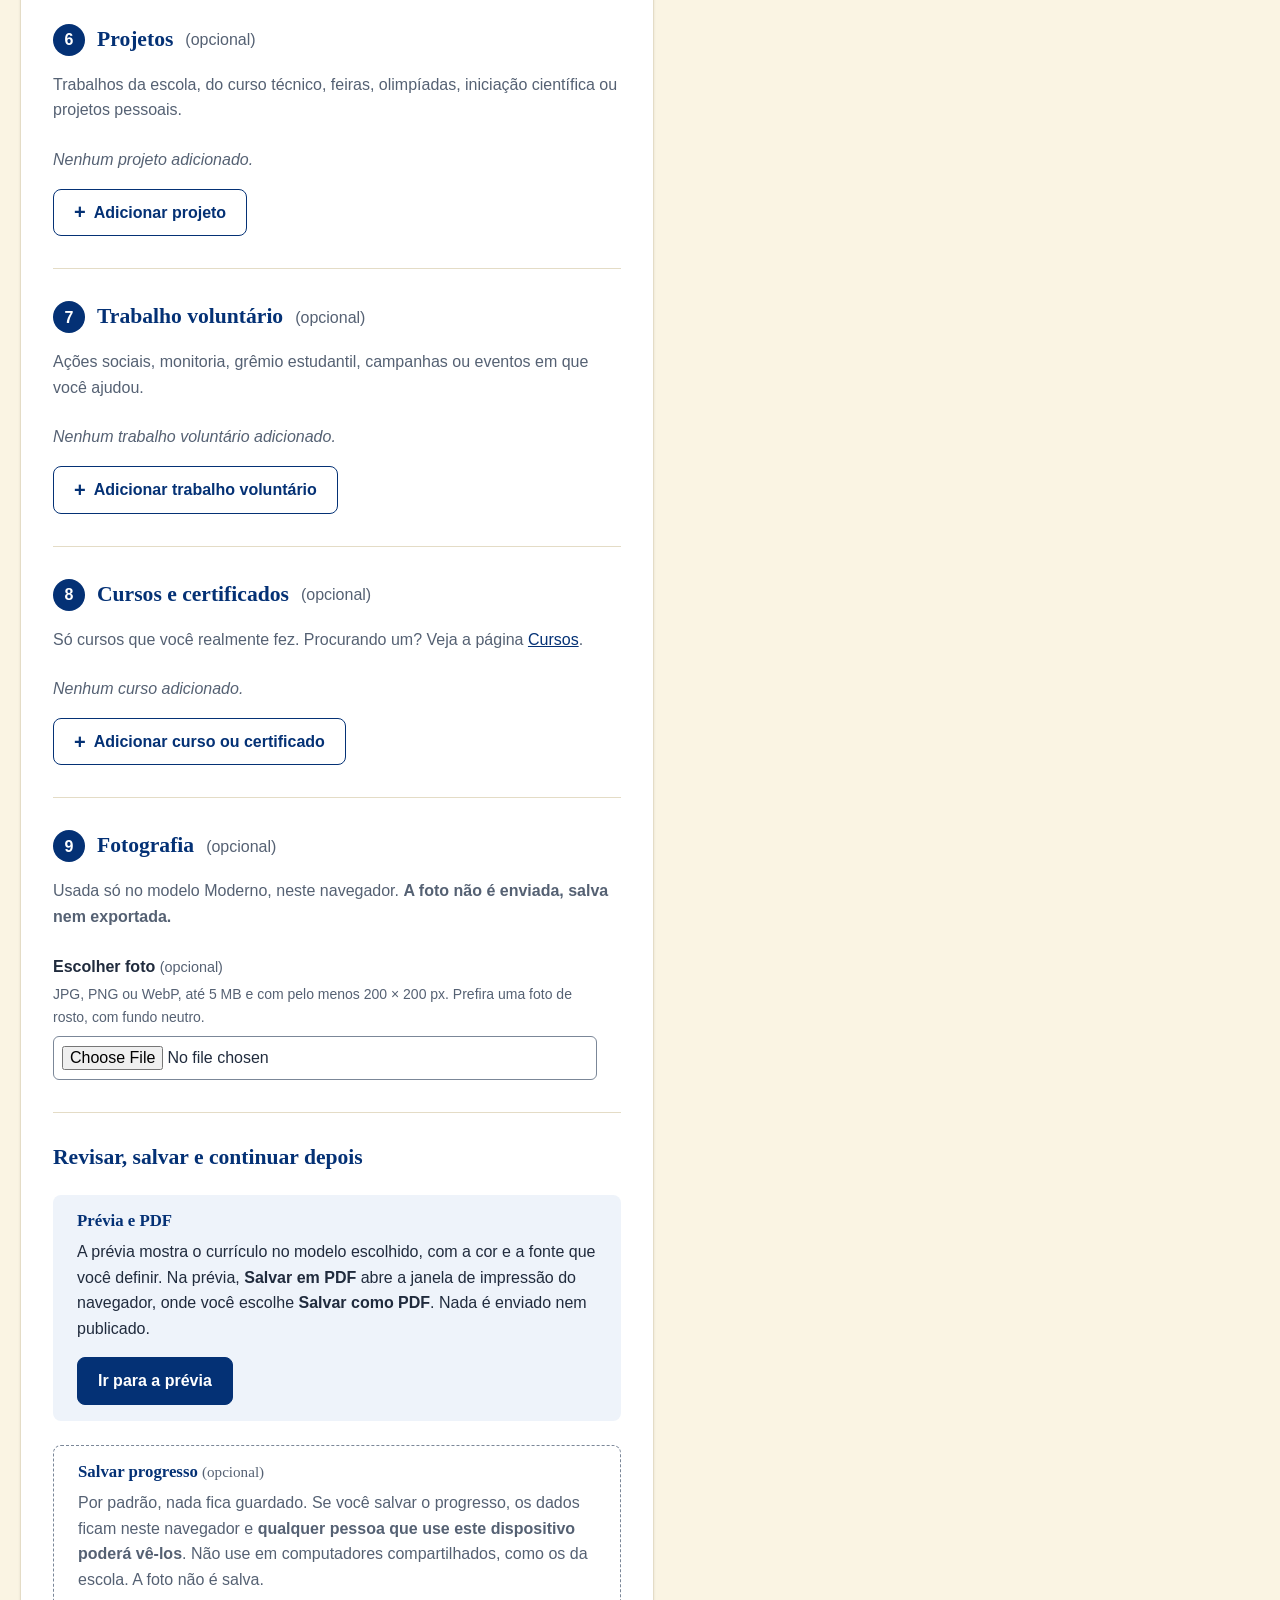
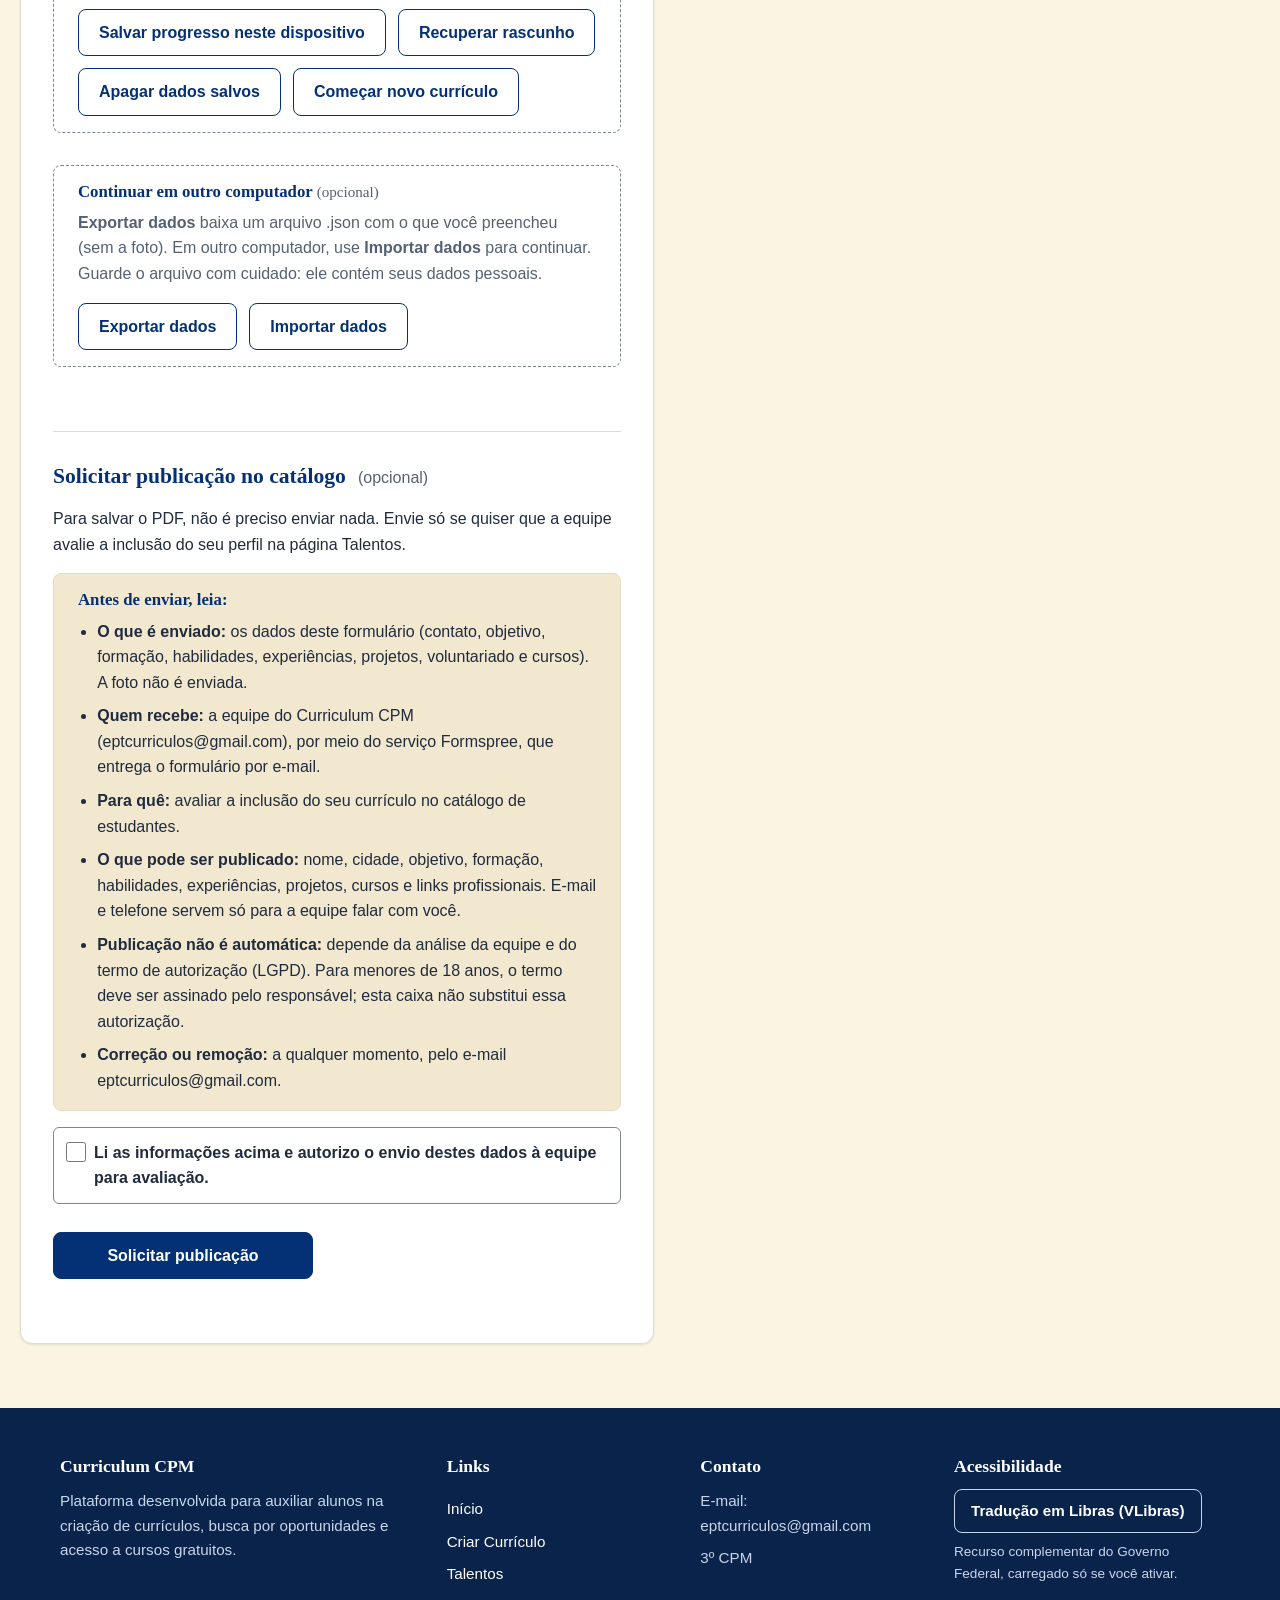
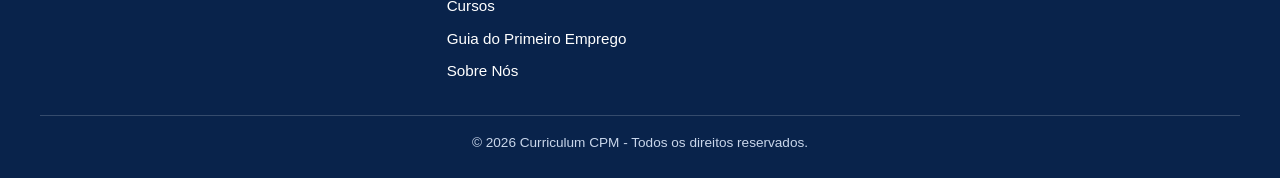
<file: curriculo.html>
<!DOCTYPE html>
<html lang="pt-BR">
<head>
  <meta charset="UTF-8">
  <meta name="viewport" content="width=device-width, initial-scale=1.0">
  <title>Criar Currículo | Curriculum CPM</title>
  <link rel="stylesheet" href="css/styles.css">
  <link rel="stylesheet" href="css/site-chrome.css">
  <link rel="stylesheet" href="css/chatbot.css">
  <link rel="stylesheet" href="css/curriculo.css">
  <!-- Folha do currículo gerado (prévia e impressão); isolada da folha de curriculo-aluno.html. -->
  <link rel="stylesheet" href="css/curriculo-documento.css">
  <!-- Modelo de dados (regras e conversões) antes da interface do formulário. -->
  <script src="js/normalizar-texto.js" defer></script>
  <script src="js/curriculo-modelo.js" defer></script>
  <script src="js/curriculo-formulario.js" defer></script>
  <script src="js/curriculo-documento.js" defer></script>
  <script src="js/curriculo-previa.js" defer></script>
</head>
  <body>
  <script src="js/tema-inicial.js"></script>
  <a class="pular-conteudo" href="#conteudo">Pular para o conteúdo principal</a>
    <header class="site-header">
    <nav class="site-nav" aria-label="Navegação principal">
      <a class="logo" href="index.html">
        <img src="logo3cpm.png" alt="Logo do 3º CPM" width="52" height="52">
        <span>Curriculum CPM</span>
      </a>
      <button class="menu-toggle" type="button" aria-expanded="false" aria-controls="menu-principal" hidden>
        <svg class="icone-abrir" viewBox="0 0 24 24" aria-hidden="true" focusable="false"><path d="M3 6h18v2H3V6Zm0 5h18v2H3v-2Zm0 5h18v2H3v-2Z"/></svg>
        <svg class="icone-fechar" viewBox="0 0 24 24" aria-hidden="true" focusable="false"><path d="m6.4 5 5.6 5.6L17.6 5 19 6.4 13.4 12l5.6 5.6-1.4 1.4-5.6-5.6L6.4 19 5 17.6l5.6-5.6L5 6.4 6.4 5Z"/></svg>
        <span>Menu</span>
      </button>
      <div class="menu" id="menu-principal">
        <a href="index.html">Início</a>
        <a class="ativo" aria-current="page" href="curriculo.html">Criar Currículo</a>
        <a href="vercurriculos.html">Talentos</a>
        <a href="certificados.html">Cursos</a>
        <a href="quem-somos-nos.html">Sobre Nós</a>
      </div>
      <!-- Controles à direita: tamanho do texto (js/acessibilidade.js) e tema (js/main.js). -->
      <div class="controles-cabecalho">
        <button class="botao-texto" type="button" aria-pressed="false" data-acessibilidade="texto">A+<span class="visualmente-oculto"> Aumentar texto</span></button>
        <button class="theme-toggle" type="button" aria-label="Modo escuro" aria-pressed="false">
          <span class="theme-icon" aria-hidden="true"><svg viewBox="0 0 24 24" focusable="false"><path d="M12 7a5 5 0 1 0 0 10 5 5 0 0 0 0-10Zm0-5 1 3h-2l1-3Zm0 20-1-3h2l-1 3ZM2 12l3-1v2l-3-1Zm20 0-3 1v-2l3 1ZM4.9 4.9l2.8 1.4-1.4 1.4-1.4-2.8Zm14.2 14.2-2.8-1.4 1.4-1.4 1.4 2.8Zm0-14.2-1.4 2.8-1.4-1.4 2.8-1.4ZM4.9 19.1l1.4-2.8 1.4 1.4-2.8 1.4Z"/></svg></span>
          <span class="theme-track" aria-hidden="true"><span class="theme-thumb"></span></span>
          <span class="theme-icon" aria-hidden="true"><svg viewBox="0 0 24 24" focusable="false"><path d="M20.5 14.5A8.5 8.5 0 0 1 9.5 3.5a8.5 8.5 0 1 0 11 11Z"/></svg></span>
        </button>
      </div>
    </nav>
  </header>

    <main id="conteudo">
      <section class="dicas">
        <h2>Dicas para um bom currículo</h2>

        <div class="cards">
          <div class="card">
            <h3>Revise seu currículo</h3>
            <p>
              Leia tudo antes de enviar para evitar erros de português.
            </p>
          </div>

          <div class="card">
            <h3>Use um e-mail profissional</h3>
            <p>
              Prefira um endereço com seu nome e sobrenome.
            </p>
          </div>

          <div class="card">
            <h3>Inclua cursos</h3>
            <p>
              Cursos mostram interesse em aprender e desenvolver novas habilidades.
            </p>
          </div>
        </div>
      </section>

      <!-- Editor: formulário à esquerda e prévia à direita no desktop; um embaixo do outro no celular. -->
      <div class="editor-layout">
      <section class="curriculo" id="formulario">
        <h1>Crie seu currículo</h1>
        <p class="introducao-formulario">Preencha as seções abaixo, na ordem que preferir. Não tem experiência profissional? Tudo bem: projetos da escola, cursos e atividades também contam.</p>
        <p class="dica-formulario">Campos com <span class="obrigatorio" aria-hidden="true">*</span><span class="visualmente-oculto">asterisco</span> são obrigatórios. Os demais estão marcados como opcionais.</p>

        <noscript>
          <p class="aviso-noscript">Para adicionar habilidades, experiências, cursos e foto, ative o JavaScript no navegador.</p>
        </noscript>

        <!-- Aparece só quando a pessoa guardou um rascunho antes; nada é restaurado sem ela pedir. -->
        <div id="rascunho-encontrado" class="aviso-rascunho" hidden>
          <p><strong>Há um rascunho guardado neste navegador.</strong> <span id="data-rascunho"></span></p>
          <div class="acoes">
            <button type="button" id="restaurar-rascunho" class="botao">Continuar o rascunho</button>
            <button type="button" id="descartar-rascunho" class="botao botao-secundario">Apagar rascunho</button>
          </div>
        </div>

        <!-- Escolha do modelo: cartões com miniatura real (js/curriculo-previa.js). Sem JavaScript fica oculta. -->
        <section id="escolha-modelo" class="escolha-modelo" aria-labelledby="titulo-escolha-modelo" hidden>
          <h2 id="titulo-escolha-modelo">Escolha o modelo do seu currículo</h2>
          <p class="secao-intro">Todos os modelos usam os mesmos dados: troque quando quiser, sem perder nada. A prévia ao lado (ou abaixo, no celular) mostra o resultado.</p>
          <ul id="lista-modelos" class="lista-modelos"></ul>
        </section>

        <!-- Índice das seções; depois de uma tentativa de envio, marca as que precisam de revisão. -->
        <nav class="secoes-nav" aria-labelledby="titulo-secoes">
          <h2 id="titulo-secoes" class="secoes-titulo">Seções</h2>
          <ol>
            <li><a href="#secao-dados">Dados pessoais e contato</a> <span class="selo" data-selo="secao-dados">Obrigatória</span></li>
            <li><a href="#secao-objetivo">Objetivo profissional</a> <span class="selo" data-selo="secao-objetivo">Obrigatória</span></li>
            <li><a href="#secao-formacao">Formação</a> <span class="selo" data-selo="secao-formacao">Obrigatória</span></li>
            <li><a href="#secao-habilidades">Habilidades</a> <span class="selo" data-selo="secao-habilidades">Obrigatória</span></li>
            <li><a href="#secao-experiencias">Experiência profissional</a> <span class="selo selo-opcional" data-selo="secao-experiencias">Opcional</span></li>
            <li><a href="#secao-projetos">Projetos</a> <span class="selo selo-opcional" data-selo="secao-projetos">Opcional</span></li>
            <li><a href="#secao-voluntariado">Trabalho voluntário</a> <span class="selo selo-opcional" data-selo="secao-voluntariado">Opcional</span></li>
            <li><a href="#secao-cursos">Cursos e certificados</a> <span class="selo selo-opcional" data-selo="secao-cursos">Opcional</span></li>
            <li><a href="#secao-foto">Fotografia</a> <span class="selo selo-opcional" data-selo="secao-foto">Opcional</span></li>
            <li><a href="#secao-salvar">Revisar e salvar</a></li>
            <li><a href="#secao-envio">Solicitar publicação</a> <span class="selo selo-opcional" data-selo="secao-envio">Opcional</span></li>
          </ol>
        </nav>

        <!-- O action, o method e os nomes antigos dos campos são os mesmos de antes (Formspree).
             js/curriculo-formulario.js desliga a validação nativa, valida tudo antes do envio
             e preenche os campos ocultos. Só o botão "Enviar currículo para a equipe" envia. -->
        <form id="form-curriculo" action="https://formspree.io/f/xeeykpoe" method="POST">

          <!-- Resumo de erros: recebe o foco quando o envio é bloqueado. -->
          <div id="resumo-erros" class="resumo-erros" role="group" aria-labelledby="titulo-resumo-erros" tabindex="-1" hidden>
            <h2 id="titulo-resumo-erros">Revise os campos abaixo</h2>
            <ul id="lista-resumo-erros"></ul>
          </div>

          <!-- 1. Dados pessoais e contato -->
          <section class="secao-form" id="secao-dados" aria-labelledby="titulo-secao-dados">
            <h2 id="titulo-secao-dados"><span class="secao-numero" aria-hidden="true">1</span>Dados pessoais e contato</h2>
            <p class="secao-intro">Não é preciso informar CPF, RG, data de nascimento nem endereço completo.</p>

            <div class="grade-campos">
              <div class="campo campo-largo">
                <label for="nome">Nome completo <span class="obrigatorio" aria-hidden="true">*</span></label>
                <p class="dica-campo" id="dica-nome">Como deve aparecer no currículo, sem abreviações.</p>
                <input type="text" id="nome" name="nome_completo" data-campo="nome" autocomplete="name" required aria-describedby="dica-nome">
              </div>

              <div class="campo">
                <label for="email">E-mail <span class="obrigatorio" aria-hidden="true">*</span></label>
                <p class="dica-campo" id="dica-email">Prefira um e-mail com seu nome. Ex.: nome.sobrenome@gmail.com</p>
                <input type="email" id="email" name="email" data-campo="contato.email" autocomplete="email" spellcheck="false" required aria-describedby="dica-email">
              </div>

              <div class="campo">
                <label for="cidade">Cidade e estado <span class="obrigatorio" aria-hidden="true">*</span></label>
                <p class="dica-campo" id="dica-cidade">Ex.: Cornélio Procópio, PR</p>
                <input type="text" id="cidade" name="cidade" data-campo="contato.cidade" required aria-describedby="dica-cidade">
              </div>

              <div class="campo">
                <label for="telefone">Telefone <span class="opcional">(opcional)</span></label>
                <p class="dica-campo" id="dica-telefone">Com DDD. Ex.: (43) 99999-9999</p>
                <input type="tel" id="telefone" name="telefone" data-campo="contato.telefone" autocomplete="tel-national" inputmode="tel" aria-describedby="dica-telefone">
              </div>

              <div class="campo">
                <label for="linkedin">LinkedIn <span class="opcional">(opcional)</span></label>
                <p class="dica-campo" id="dica-linkedin">Ex.: https://www.linkedin.com/in/seu-nome</p>
                <input type="url" id="linkedin" name="linkedin" data-campo="contato.linkedin" autocomplete="url" spellcheck="false" aria-describedby="dica-linkedin">
              </div>

              <div class="campo">
                <label for="github">GitHub <span class="opcional">(opcional)</span></label>
                <p class="dica-campo" id="dica-github">Para quem tem projetos de programação. Ex.: https://github.com/seu-usuario</p>
                <input type="url" id="github" name="github" data-campo="contato.github" spellcheck="false" aria-describedby="dica-github">
              </div>

              <div class="campo">
                <label for="portfolio">Portfólio ou site pessoal <span class="opcional">(opcional)</span></label>
                <p class="dica-campo" id="dica-portfolio">Ex.: https://seu-nome.github.io</p>
                <input type="url" id="portfolio" name="portfolio" data-campo="contato.portfolio" spellcheck="false" aria-describedby="dica-portfolio">
              </div>
            </div>
          </section>

          <!-- 2. Objetivo profissional -->
          <section class="secao-form" id="secao-objetivo" aria-labelledby="titulo-secao-objetivo">
            <h2 id="titulo-secao-objetivo"><span class="secao-numero" aria-hidden="true">2</span>Objetivo profissional</h2>

            <div class="campo">
              <label for="area">Área de interesse <span class="obrigatorio" aria-hidden="true">*</span></label>
              <p class="dica-campo" id="dica-area">Escolha uma sugestão ou escreva. Separe com vírgula se houver mais de uma. Ex.: Desenvolvimento web, Suporte técnico</p>
              <input type="text" id="area" name="area_interesse" data-campo="objetivo.areas" list="sugestoes-areas" autocomplete="off" required aria-describedby="dica-area">
              <datalist id="sugestoes-areas">
                <option value="Desenvolvimento de sistemas"></option>
                <option value="Desenvolvimento web"></option>
                <option value="Suporte técnico em informática"></option>
                <option value="Atendimento ao público"></option>
                <option value="Administração"></option>
                <option value="Vendas e comércio"></option>
                <option value="Design gráfico"></option>
              </datalist>
            </div>

            <fieldset class="campo grupo-opcoes" data-campo-grupo="objetivo.tipos_oportunidade" aria-describedby="dica-oportunidade">
              <legend>Tipo de oportunidade desejada <span class="obrigatorio" aria-hidden="true">*</span></legend>
              <p class="dica-campo" id="dica-oportunidade">Marque uma ou mais opções.</p>
              <div class="opcoes">
                <label class="opcao"><input type="checkbox" value="Estágio" data-campo="objetivo.tipos_oportunidade"> Estágio</label>
                <label class="opcao"><input type="checkbox" value="Jovem aprendiz" data-campo="objetivo.tipos_oportunidade"> Jovem aprendiz</label>
                <label class="opcao"><input type="checkbox" value="Primeiro emprego" data-campo="objetivo.tipos_oportunidade"> Primeiro emprego</label>
                <label class="opcao"><input type="checkbox" value="Trabalho efetivo" data-campo="objetivo.tipos_oportunidade"> Trabalho efetivo</label>
                <label class="opcao"><input type="checkbox" value="Outras oportunidades" data-campo="objetivo.tipos_oportunidade"> Outras oportunidades</label>
              </div>
            </fieldset>

            <div class="campo">
              <label for="objetivo">Objetivo em poucas palavras <span class="obrigatorio" aria-hidden="true">*</span></label>
              <p class="dica-campo" id="dica-objetivo">Uma ou duas frases sobre o que você procura e o que pode oferecer. Ex.: Busco meu primeiro estágio em desenvolvimento de sistemas para aplicar o que aprendo no curso técnico.</p>
              <textarea id="objetivo" name="objetivo_profissional" data-campo="objetivo.texto" rows="4" required aria-describedby="dica-objetivo contador-objetivo"></textarea>
              <p class="contador-caracteres" id="contador-objetivo" data-contador-de="objetivo"></p>
            </div>

            <div class="campo">
              <label for="resumo">Apresentação pessoal ou resumo <span class="opcional">(opcional)</span></label>
              <p class="dica-campo" id="dica-resumo">Quem é você, o que já aprendeu e o que sabe fazer, em até 4 linhas. Aparece como "Resumo" ou "Apresentação pessoal", conforme o modelo. Ex.: Estudante do 2º ano do técnico em Desenvolvimento de Sistemas, organizada e com facilidade para aprender.</p>
              <textarea id="resumo" name="resumo_profissional" data-campo="objetivo.resumo" rows="4" aria-describedby="dica-resumo contador-resumo"></textarea>
              <p class="contador-caracteres" id="contador-resumo" data-contador-de="resumo"></p>
            </div>
          </section>

          <!-- 3. Formação (os nomes curso e ano vêm do formulário original) -->
          <section class="secao-form" id="secao-formacao" aria-labelledby="titulo-secao-formacao">
            <h2 id="titulo-secao-formacao"><span class="secao-numero" aria-hidden="true">3</span>Formação</h2>
            <p class="secao-intro">Seu curso atual. Outros cursos entram na seção "Cursos e certificados".</p>

            <div class="grade-campos">
              <div class="campo campo-largo">
                <label for="curso">Curso <span class="obrigatorio" aria-hidden="true">*</span></label>
                <p class="dica-campo" id="dica-curso">Ex.: Ensino Médio integrado ao Técnico em Desenvolvimento de Sistemas</p>
                <input type="text" id="curso" name="curso" data-campo="formacao.0.curso" required aria-describedby="dica-curso">
              </div>

              <div class="campo campo-largo">
                <label for="instituicao">Instituição <span class="obrigatorio" aria-hidden="true">*</span></label>
                <p class="dica-campo" id="dica-instituicao">Ex.: 3º Colégio da Polícia Militar do Paraná</p>
                <input type="text" id="instituicao" name="instituicao" data-campo="formacao.0.instituicao" required aria-describedby="dica-instituicao">
              </div>

              <div class="campo">
                <label for="periodo">Período <span class="opcional">(opcional)</span></label>
                <p class="dica-campo" id="dica-periodo">Ex.: 2025 – 2027</p>
                <input type="text" id="periodo" name="periodo" data-campo="formacao.0.periodo" aria-describedby="dica-periodo">
              </div>

              <div class="campo">
                <label for="ano">Situação ou previsão de conclusão <span class="obrigatorio" aria-hidden="true">*</span></label>
                <p class="dica-campo" id="dica-ano">Ex.: Cursando o 2º ano, conclusão prevista para dezembro de 2027</p>
                <input type="text" id="ano" name="ano" data-campo="formacao.0.situacao" required aria-describedby="dica-ano">
              </div>
            </div>
          </section>

          <!-- 4. Habilidades: tags (sugestões e habilidades escritas pela pessoa), sem repetição. -->
          <section class="secao-form" id="secao-habilidades" aria-labelledby="titulo-secao-habilidades">
            <h2 id="titulo-secao-habilidades"><span class="secao-numero" aria-hidden="true">4</span>Habilidades</h2>
            <p class="secao-intro">Toque nas sugestões ou escreva outras. Inclua pelo menos uma. Para quem ainda não trabalhou, organização, pontualidade e trabalho em equipe também contam.</p>
            <p class="erro-campo" id="erro-habilidades" hidden></p>

            <div class="grupo-tags" data-grupo-tags="tecnicas">
              <h3 id="titulo-tags-tecnicas">Técnicas <span class="opcional">(hard skills)</span></h3>
              <div class="sugestoes-tags" role="group" aria-labelledby="titulo-tags-tecnicas" data-sugestoes="tecnicas"></div>
              <ul class="tags-escolhidas" data-tags="tecnicas" aria-label="Habilidades técnicas escolhidas"></ul>
              <div class="campo campo-tag">
                <label for="nova-tecnicas">Outra habilidade técnica</label>
                <div class="linha-tag">
                  <input type="text" id="nova-tecnicas" data-tag-entrada="tecnicas" autocomplete="off" aria-describedby="dica-nova-tecnicas">
                  <button type="button" class="botao botao-secundario" data-tag-adicionar="tecnicas">Adicionar</button>
                </div>
                <p class="dica-campo" id="dica-nova-tecnicas">Ex.: Canva, Word, Figma. Pressione Enter ou "Adicionar".</p>
              </div>
            </div>

            <div class="grupo-tags" data-grupo-tags="comportamentais">
              <h3 id="titulo-tags-comportamentais">Comportamentais <span class="opcional">(soft skills)</span></h3>
              <div class="sugestoes-tags" role="group" aria-labelledby="titulo-tags-comportamentais" data-sugestoes="comportamentais"></div>
              <ul class="tags-escolhidas" data-tags="comportamentais" aria-label="Habilidades comportamentais escolhidas"></ul>
              <div class="campo campo-tag">
                <label for="nova-comportamentais">Outra habilidade comportamental</label>
                <div class="linha-tag">
                  <input type="text" id="nova-comportamentais" data-tag-entrada="comportamentais" autocomplete="off" aria-describedby="dica-nova-comportamentais">
                  <button type="button" class="botao botao-secundario" data-tag-adicionar="comportamentais">Adicionar</button>
                </div>
                <p class="dica-campo" id="dica-nova-comportamentais">Ex.: Pontualidade, Liderança, Atendimento ao público.</p>
              </div>
            </div>
          </section>

          <!-- 5. Experiência profissional (opcional) -->
          <section class="secao-form" id="secao-experiencias" aria-labelledby="titulo-secao-experiencias">
            <h2 id="titulo-secao-experiencias"><span class="secao-numero" aria-hidden="true">5</span>Experiência profissional <span class="opcional">(opcional)</span></h2>
            <p class="secao-intro">Empregos, estágios ou programas de aprendizagem. Ainda não trabalhou? Pule esta seção: projetos, cursos e voluntariado mostram suas competências.</p>
            <p class="lista-vazia" data-vazia="experiencias">Nenhuma experiência adicionada.</p>
            <ol class="lista-itens" id="lista-experiencias" data-lista="experiencias" aria-label="Experiências profissionais"></ol>
            <button type="button" class="botao botao-secundario botao-adicionar" data-adicionar="experiencias">Adicionar experiência</button>
            <p class="dica-campo aviso-limite" data-limite="experiencias" hidden>Você chegou ao limite de 10 experiências.</p>
          </section>

          <!-- 6. Projetos (opcional) -->
          <section class="secao-form" id="secao-projetos" aria-labelledby="titulo-secao-projetos">
            <h2 id="titulo-secao-projetos"><span class="secao-numero" aria-hidden="true">6</span>Projetos <span class="opcional">(opcional)</span></h2>
            <p class="secao-intro">Trabalhos da escola, do curso técnico, feiras, olimpíadas, iniciação científica ou projetos pessoais.</p>
            <p class="lista-vazia" data-vazia="projetos">Nenhum projeto adicionado.</p>
            <ol class="lista-itens" id="lista-projetos" data-lista="projetos" aria-label="Projetos"></ol>
            <button type="button" class="botao botao-secundario botao-adicionar" data-adicionar="projetos">Adicionar projeto</button>
            <p class="dica-campo aviso-limite" data-limite="projetos" hidden>Você chegou ao limite de 10 projetos.</p>
          </section>

          <!-- 7. Trabalho voluntário (opcional) -->
          <section class="secao-form" id="secao-voluntariado" aria-labelledby="titulo-secao-voluntariado">
            <h2 id="titulo-secao-voluntariado"><span class="secao-numero" aria-hidden="true">7</span>Trabalho voluntário <span class="opcional">(opcional)</span></h2>
            <p class="secao-intro">Ações sociais, monitoria, grêmio estudantil, campanhas ou eventos em que você ajudou.</p>
            <p class="lista-vazia" data-vazia="voluntariado">Nenhum trabalho voluntário adicionado.</p>
            <ol class="lista-itens" id="lista-voluntariado" data-lista="voluntariado" aria-label="Trabalhos voluntários"></ol>
            <button type="button" class="botao botao-secundario botao-adicionar" data-adicionar="voluntariado">Adicionar trabalho voluntário</button>
            <p class="dica-campo aviso-limite" data-limite="voluntariado" hidden>Você chegou ao limite de 6 trabalhos voluntários.</p>
          </section>

          <!-- 8. Cursos e certificados (opcional) -->
          <section class="secao-form" id="secao-cursos" aria-labelledby="titulo-secao-cursos">
            <h2 id="titulo-secao-cursos"><span class="secao-numero" aria-hidden="true">8</span>Cursos e certificados <span class="opcional">(opcional)</span></h2>
            <p class="secao-intro">Só cursos que você realmente fez. Procurando um? Veja a página <a href="certificados.html">Cursos</a>.</p>
            <p class="lista-vazia" data-vazia="cursos">Nenhum curso adicionado.</p>
            <ol class="lista-itens" id="lista-cursos" data-lista="cursos" aria-label="Cursos e certificados"></ol>
            <button type="button" class="botao botao-secundario botao-adicionar" data-adicionar="cursos">Adicionar curso ou certificado</button>
            <p class="dica-campo aviso-limite" data-limite="cursos" hidden>Você chegou ao limite de 12 cursos.</p>
          </section>

          <!-- 9. Fotografia: o campo de arquivo não tem "name", então nunca é enviado. -->
          <section class="secao-form" id="secao-foto" aria-labelledby="titulo-secao-foto">
            <h2 id="titulo-secao-foto"><span class="secao-numero" aria-hidden="true">9</span>Fotografia <span class="opcional">(opcional)</span></h2>
            <p class="secao-intro">Usada só no modelo Moderno, neste navegador. <strong>A foto não é enviada, salva nem exportada.</strong></p>

            <div class="campo-foto">
              <div class="campo">
                <label for="foto">Escolher foto <span class="opcional">(opcional)</span></label>
                <p class="dica-campo" id="dica-foto">JPG, PNG ou WebP, até 5 MB e com pelo menos 200 × 200 px. Prefira uma foto de rosto, com fundo neutro.</p>
                <input type="file" id="foto" data-campo="foto" accept="image/jpeg,image/png,image/webp" aria-describedby="dica-foto">
              </div>
              <figure id="previa-foto" class="previa-foto" hidden>
                <img id="imagem-previa" alt="Prévia da foto escolhida" width="160" height="160">
                <figcaption id="info-foto"></figcaption>
                <button type="button" id="remover-foto" class="botao botao-secundario">Remover foto</button>
              </figure>
            </div>
          </section>

          <!-- Revisar, salvar e continuar depois: nada sai do computador. -->
          <section class="secao-form" id="secao-salvar" aria-labelledby="titulo-secao-salvar">
            <h2 id="titulo-secao-salvar">Revisar, salvar e continuar depois</h2>

            <!-- Aparece só com JavaScript (js/curriculo-previa.js). -->
            <div id="caixa-previa" class="caixa-previa" hidden>
              <h3>Prévia e PDF</h3>
              <p>A prévia mostra o currículo no modelo escolhido, com a cor e a fonte que você definir. Na prévia, <strong>Salvar em PDF</strong> abre a janela de impressão do navegador, onde você escolhe <strong>Salvar como PDF</strong>. Nada é enviado nem publicado.</p>
              <button type="button" id="visualizar-curriculo" class="botao">Ir para a prévia</button>
            </div>

            <div class="caixa-rascunho">
              <h3>Salvar progresso <span class="opcional">(opcional)</span></h3>
              <p>Por padrão, nada fica guardado. Se você salvar o progresso, os dados ficam neste navegador e <strong>qualquer pessoa que use este dispositivo poderá vê-los</strong>. Não use em computadores compartilhados, como os da escola. A foto não é salva.</p>
              <div class="acoes">
                <button type="button" id="guardar-rascunho" class="botao botao-secundario">Salvar progresso neste dispositivo</button>
                <button type="button" id="recuperar-rascunho" class="botao botao-secundario">Recuperar rascunho</button>
                <button type="button" id="apagar-dados" class="botao botao-secundario">Apagar dados salvos</button>
                <button type="button" id="novo-curriculo" class="botao botao-secundario">Começar novo currículo</button>
              </div>
              <p id="estado-rascunho" class="estado-rascunho" role="status"></p>
            </div>

            <div class="caixa-rascunho">
              <h3>Continuar em outro computador <span class="opcional">(opcional)</span></h3>
              <p><strong>Exportar dados</strong> baixa um arquivo .json com o que você preencheu (sem a foto). Em outro computador, use <strong>Importar dados</strong> para continuar. Guarde o arquivo com cuidado: ele contém seus dados pessoais.</p>
              <div class="acoes">
                <button type="button" id="exportar-dados" class="botao botao-secundario">Exportar dados</button>
                <button type="button" id="importar-dados" class="botao botao-secundario">Importar dados</button>
                <input type="file" id="arquivo-importar" accept="application/json,.json" hidden>
              </div>
              <p id="estado-arquivo" class="estado-rascunho" role="status"></p>
            </div>
          </section>

          <!-- Solicitar publicação: envio independente do PDF, só com autorização marcada pela pessoa. -->
          <section class="secao-form secao-envio" id="secao-envio" aria-labelledby="titulo-secao-envio">
            <h2 id="titulo-secao-envio">Solicitar publicação no catálogo <span class="opcional">(opcional)</span></h2>
            <p>Para salvar o PDF, não é preciso enviar nada. Envie só se quiser que a equipe avalie a inclusão do seu perfil na página Talentos.</p>

            <div class="autorizacao" id="texto-autorizacao">
              <h3>Antes de enviar, leia:</h3>
              <ul>
                <li><strong>O que é enviado:</strong> os dados deste formulário (contato, objetivo, formação, habilidades, experiências, projetos, voluntariado e cursos). A foto não é enviada.</li>
                <li><strong>Quem recebe:</strong> a equipe do Curriculum CPM (eptcurriculos@gmail.com), por meio do serviço Formspree, que entrega o formulário por e-mail.</li>
                <li><strong>Para quê:</strong> avaliar a inclusão do seu currículo no catálogo de estudantes.</li>
                <li><strong>O que pode ser publicado:</strong> nome, cidade, objetivo, formação, habilidades, experiências, projetos, cursos e links profissionais. E-mail e telefone servem só para a equipe falar com você.</li>
                <li><strong>Publicação não é automática:</strong> depende da análise da equipe e do termo de autorização (LGPD). Para menores de 18 anos, o termo deve ser assinado pelo responsável; esta caixa não substitui essa autorização.</li>
                <li><strong>Correção ou remoção:</strong> a qualquer momento, pelo e-mail eptcurriculos@gmail.com.</li>
              </ul>
            </div>

            <div class="campo campo-autorizacao">
              <label class="opcao opcao-autorizacao">
                <input type="checkbox" id="autorizacao" name="autorizacao_publicacao" value="Autorizo o envio para avaliação da equipe" data-campo="autorizacao" aria-describedby="texto-autorizacao">
                Li as informações acima e autorizo o envio destes dados à equipe para avaliação.
              </label>
            </div>

            <input type="hidden" name="_subject" value="Novo currículo enviado pelo site">
            <input type="hidden" name="tipo_solicitacao" value="publicacao_curriculo">
            <input type="hidden" name="tipos_oportunidade">
            <input type="hidden" name="habilidades">
            <input type="hidden" name="experiencias">
            <input type="hidden" name="projetos">
            <input type="hidden" name="voluntariado">
            <input type="hidden" name="cursos_certificados">
            <input type="hidden" name="curriculo_json">

            <button type="submit" id="enviar-curriculo" class="botao-criar-curriculo">Solicitar publicação</button>
            <div id="estado-envio" class="estado-envio" role="status" tabindex="-1"></div>
          </section>
        </form>

        <!-- Anúncios de itens adicionados e removidos, para leitores de tela. -->
        <p id="aviso-formulario" class="visualmente-oculto" role="status"></p>

        <!-- Modelos dos itens das listas. O JavaScript copia, numera e liga rótulos e campos. -->
        <template id="modelo-experiencias">
          <li class="item-lista">
            <fieldset>
              <legend class="item-titulo">Experiência <span data-numero></span></legend>
              <div class="grade-campos">
                <div class="campo">
                  <label data-para="organizacao">Empresa ou organização <span class="obrigatorio" aria-hidden="true">*</span></label>
                  <input type="text" data-campo="organizacao">
                </div>
                <div class="campo">
                  <label data-para="cargo">Cargo ou atividade <span class="obrigatorio" aria-hidden="true">*</span></label>
                  <p class="dica-campo" data-dica="cargo">Ex.: Auxiliar administrativo, Jovem aprendiz</p>
                  <input type="text" data-campo="cargo">
                </div>
                <div class="campo">
                  <label data-para="periodo">Período <span class="opcional">(opcional)</span></label>
                  <p class="dica-campo" data-dica="periodo">Ex.: Mar. 2025 – atual</p>
                  <input type="text" data-campo="periodo">
                </div>
                <div class="campo campo-largo">
                  <label data-para="descricao">Principais responsabilidades <span class="opcional">(opcional)</span></label>
                  <p class="dica-campo" data-dica="descricao">Ex.: Atendimento ao público; organização de documentos; cadastro em sistemas.</p>
                  <textarea data-campo="descricao" rows="3"></textarea>
                  <p class="contador-caracteres" data-contador-de="descricao"></p>
                </div>
              </div>
              <button type="button" class="botao-remover" data-acao="remover">Remover<span class="visualmente-oculto"> experiência <span data-numero></span></span></button>
            </fieldset>
          </li>
        </template>

        <template id="modelo-projetos">
          <li class="item-lista">
            <fieldset>
              <legend class="item-titulo">Projeto <span data-numero></span></legend>
              <div class="grade-campos">
                <div class="campo campo-largo">
                  <label data-para="nome">Nome do projeto <span class="obrigatorio" aria-hidden="true">*</span></label>
                  <p class="dica-campo" data-dica="nome">Ex.: Site da Feira de Ciências</p>
                  <input type="text" data-campo="nome">
                </div>
                <div class="campo campo-largo">
                  <label data-para="descricao">Descrição <span class="opcional">(opcional)</span></label>
                  <p class="dica-campo" data-dica="descricao">O que o projeto faz e qual foi a sua parte.</p>
                  <textarea data-campo="descricao" rows="3"></textarea>
                  <p class="contador-caracteres" data-contador-de="descricao"></p>
                </div>
                <div class="campo">
                  <label data-para="tecnologias">Tecnologias utilizadas <span class="opcional">(opcional)</span></label>
                  <p class="dica-campo" data-dica="tecnologias">Ex.: HTML, CSS, JavaScript</p>
                  <input type="text" data-campo="tecnologias">
                </div>
                <div class="campo">
                  <label data-para="url">Link <span class="opcional">(opcional)</span></label>
                  <p class="dica-campo" data-dica="url">Ex.: https://github.com/seu-usuario/projeto</p>
                  <input type="url" data-campo="url" spellcheck="false">
                </div>
              </div>
              <button type="button" class="botao-remover" data-acao="remover">Remover<span class="visualmente-oculto"> projeto <span data-numero></span></span></button>
            </fieldset>
          </li>
        </template>

        <template id="modelo-voluntariado">
          <li class="item-lista">
            <fieldset>
              <legend class="item-titulo">Trabalho voluntário <span data-numero></span></legend>
              <div class="grade-campos">
                <div class="campo">
                  <label data-para="instituicao">Instituição <span class="obrigatorio" aria-hidden="true">*</span></label>
                  <p class="dica-campo" data-dica="instituicao">Ex.: Grêmio Estudantil, associação do bairro</p>
                  <input type="text" data-campo="instituicao">
                </div>
                <div class="campo">
                  <label data-para="periodo">Período <span class="opcional">(opcional)</span></label>
                  <p class="dica-campo" data-dica="periodo">Ex.: 2025</p>
                  <input type="text" data-campo="periodo">
                </div>
                <div class="campo campo-largo">
                  <label data-para="atividade">Atividade <span class="obrigatorio" aria-hidden="true">*</span></label>
                  <p class="dica-campo" data-dica="atividade">Ex.: Organização de campanha de arrecadação de alimentos</p>
                  <input type="text" data-campo="atividade">
                </div>
              </div>
              <button type="button" class="botao-remover" data-acao="remover">Remover<span class="visualmente-oculto"> trabalho voluntário <span data-numero></span></span></button>
            </fieldset>
          </li>
        </template>

        <template id="modelo-cursos">
          <li class="item-lista">
            <fieldset>
              <legend class="item-titulo">Curso <span data-numero></span></legend>
              <div class="grade-campos">
                <div class="campo campo-largo">
                  <label data-para="nome">Nome do curso <span class="obrigatorio" aria-hidden="true">*</span></label>
                  <p class="dica-campo" data-dica="nome">Ex.: Lógica de Programação</p>
                  <input type="text" data-campo="nome">
                </div>
                <div class="campo">
                  <label data-para="instituicao">Instituição ou plataforma <span class="obrigatorio" aria-hidden="true">*</span></label>
                  <input type="text" data-campo="instituicao">
                </div>
                <div class="campo">
                  <label data-para="carga_horaria">Carga horária <span class="opcional">(opcional)</span></label>
                  <p class="dica-campo" data-dica="carga_horaria">Ex.: 20 horas</p>
                  <input type="text" data-campo="carga_horaria">
                </div>
                <div class="campo campo-ano">
                  <label data-para="ano">Ano de conclusão <span class="obrigatorio" aria-hidden="true">*</span></label>
                  <p class="dica-campo" data-dica="ano">Ex.: 2025</p>
                  <input type="text" data-campo="ano" inputmode="numeric" autocomplete="off">
                </div>
                <div class="campo">
                  <label data-para="url">Link de comprovação <span class="opcional">(opcional)</span></label>
                  <p class="dica-campo" data-dica="url">Endereço do certificado, se houver.</p>
                  <input type="url" data-campo="url" spellcheck="false">
                </div>
              </div>
              <button type="button" class="botao-remover" data-acao="remover">Remover<span class="visualmente-oculto"> curso <span data-numero></span></span></button>
            </fieldset>
          </li>
        </template>
      </section>

      <!-- Pré-visualização (js/curriculo-previa.js monta a folha com js/curriculo-documento.js). -->
      <section id="previa" class="previa" aria-labelledby="titulo-previa">
        <div class="previa-barra">
          <div class="previa-cabecalho">
            <h2 id="titulo-previa" tabindex="-1">Pré-visualização do currículo</h2>
            <p id="estado-previa" class="estado-previa"></p>
          </div>
          <div class="acoes">
            <button type="button" id="salvar-pdf" class="botao" aria-describedby="ajuda-pdf">Salvar em PDF</button>
            <button type="button" id="atualizar-previa" class="botao botao-secundario">Atualizar prévia</button>
            <button type="button" id="voltar-editar" class="botao botao-secundario">Voltar e editar</button>
          </div>
        </div>
        <!-- Personalização: cores e fontes de listas fixas (js/curriculo-previa.js). -->
        <div id="painel-personalizar" class="painel-personalizar">
          <h3 id="titulo-personalizar">Personalize seu currículo</h3>
          <p id="modelo-atual" class="modelo-atual"></p>
          <div id="controles-personalizar" class="controles-personalizar">
            <fieldset class="seletor-cores">
              <legend>Cor de destaque</legend>
              <div id="opcoes-cores" class="opcoes-cores"></div>
            </fieldset>
            <div class="seletor-fonte">
              <label for="fonte-curriculo">Fonte</label>
              <select id="fonte-curriculo"></select>
            </div>
          </div>
          <p id="aviso-ats" class="dica-campo" hidden>O modelo ATS usa cor e fonte próprias, pensadas para sistemas de seleção. Escolha outro modelo para personalizar.</p>
        </div>

        <p id="ajuda-pdf" class="ajuda-pdf">"Salvar em PDF" abre a janela de impressão do navegador. Em "Destino", escolha "Salvar como PDF". Se aparecerem a data e o endereço do site nas margens, desmarque "Cabeçalhos e rodapés". O arquivo é criado no seu computador: nada é enviado.</p>
        <div id="pendencias-previa" class="pendencias-previa" hidden>
          <p id="texto-pendencias"></p>
          <button type="button" id="revisar-erros" class="botao botao-secundario">Ver o que falta no formulário</button>
        </div>
        <div id="previa-documento" class="previa-documento"><div id="previa-escala" class="previa-escala"></div></div>
        <p id="aviso-previa" class="visualmente-oculto" role="status"></p>
      </section>
      </div>
    </main>

    <footer class="site-footer">
    <div class="footer-container">
      <div class="footer-info">
        <h2 class="footer-titulo">Curriculum CPM</h2>
        <p>Plataforma desenvolvida para auxiliar alunos na criação de currículos, busca por oportunidades e acesso a cursos gratuitos.</p>
      </div>
      <nav class="footer-links" aria-label="Links do rodapé">
        <h2 class="footer-titulo">Links</h2>
        <a href="index.html">Início</a>
        <a href="curriculo.html">Criar Currículo</a>
        <a href="vercurriculos.html">Talentos</a>
        <a href="certificados.html">Cursos</a>
        <a href="guia-primeiro-emprego.html">Guia do Primeiro Emprego</a>
        <a href="quem-somos-nos.html">Sobre Nós</a>
      </nav>
      <div class="footer-contato">
        <h2 class="footer-titulo">Contato</h2>
        <p>E-mail: eptcurriculos@gmail.com</p>
        <p>3º CPM</p>
      </div>
      <div class="footer-acessibilidade">
        <h2 class="footer-titulo">Acessibilidade</h2>
        <button type="button" class="botao-vlibras" aria-pressed="false" data-acessibilidade="vlibras">Tradução em Libras (VLibras)</button>
        <p class="nota-vlibras">Recurso complementar do Governo Federal, carregado só se você ativar.</p>
        <p id="estado-vlibras" class="estado-vlibras" role="status"></p>
      </div>
    </div>
    <p class="copyright">© 2026 Curriculum CPM - Todos os direitos reservados.</p>
  </footer>

    <button class="chatbot" type="button" aria-label="Abrir chat de atendimento"></button>
    <script src="js/menu.js"></script>
  <script src="js/nina-conteudo.js"></script>
  <script src="js/entrevista-perguntas.js"></script>
  <script src="js/entrevista.js"></script>
  <script src="js/chatbot.js"></script>
    <script src="js/main.js"></script>
    <script src="js/acessibilidade.js"></script>
  </body>
</html>
</file>
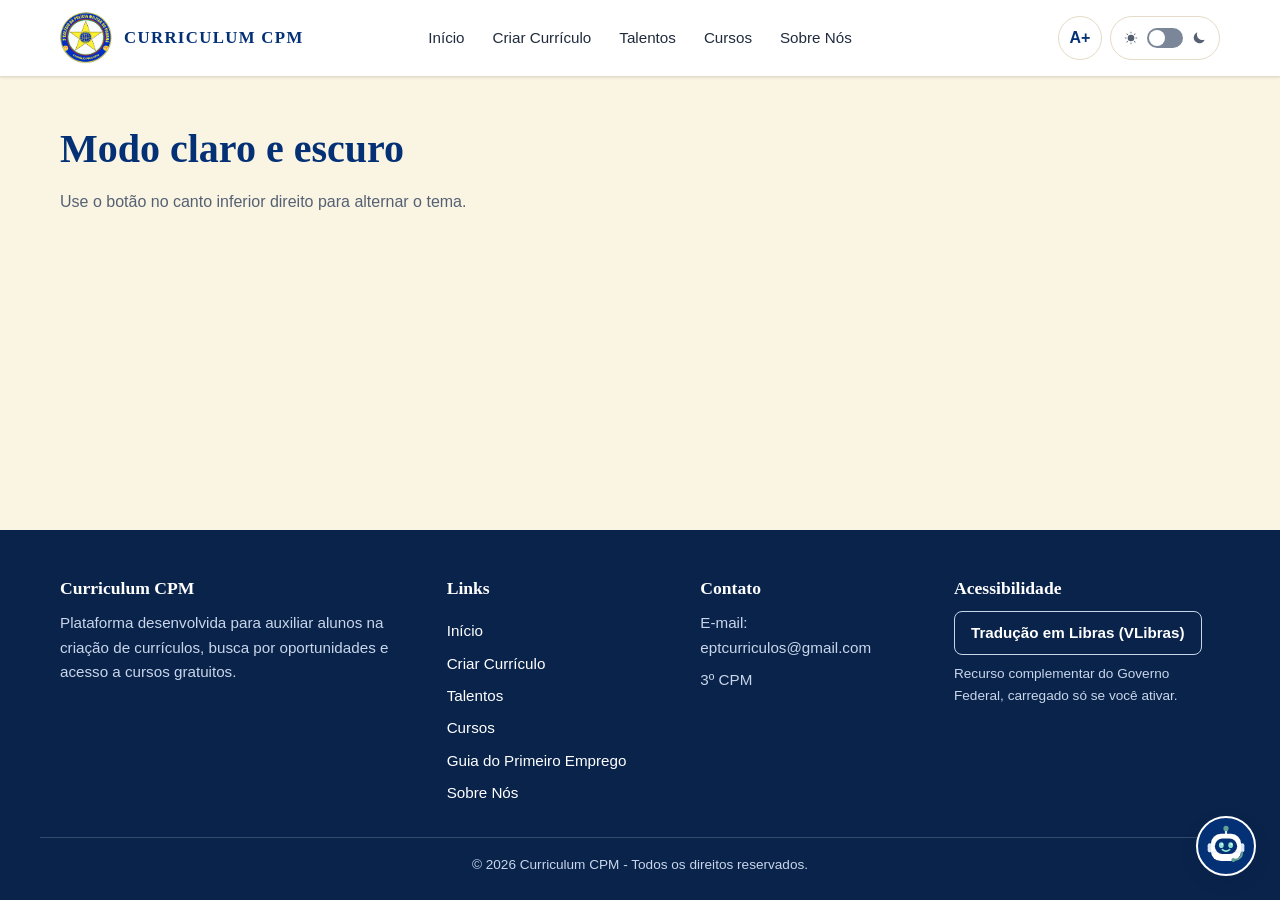
<file: dark_light.html>
<!DOCTYPE html>
<html lang="pt-BR">
<head>
    <meta charset="UTF-8">
    <meta name="viewport" content="width=device-width, initial-scale=1.0">
  <link rel="stylesheet" href="css/styles.css">
  <link rel="stylesheet" href="css/site-chrome.css">
  <link rel="stylesheet" href="css/chatbot.css">
  <link rel="stylesheet" href="css/dark_light.css">
    <title>Modo claro e escuro | Curriculum CPM</title>
</head>
<body>
  <script src="js/tema-inicial.js"></script>
  <a class="pular-conteudo" href="#conteudo">Pular para o conteúdo principal</a>
    <header class="site-header">
    <nav class="site-nav" aria-label="Navegação principal">
      <a class="logo" href="index.html">
        <img src="logo3cpm.png" alt="Logo do 3º CPM" width="52" height="52">
        <span>Curriculum CPM</span>
      </a>
      <button class="menu-toggle" type="button" aria-expanded="false" aria-controls="menu-principal" hidden>
        <svg class="icone-abrir" viewBox="0 0 24 24" aria-hidden="true" focusable="false"><path d="M3 6h18v2H3V6Zm0 5h18v2H3v-2Zm0 5h18v2H3v-2Z"/></svg>
        <svg class="icone-fechar" viewBox="0 0 24 24" aria-hidden="true" focusable="false"><path d="m6.4 5 5.6 5.6L17.6 5 19 6.4 13.4 12l5.6 5.6-1.4 1.4-5.6-5.6L6.4 19 5 17.6l5.6-5.6L5 6.4 6.4 5Z"/></svg>
        <span>Menu</span>
      </button>
      <div class="menu" id="menu-principal">
        <a href="index.html">Início</a>
        <a href="curriculo.html">Criar Currículo</a>
        <a href="vercurriculos.html">Talentos</a>
        <a href="certificados.html">Cursos</a>
        <a href="quem-somos-nos.html">Sobre Nós</a>
      </div>
      <!-- Controles à direita: tamanho do texto (js/acessibilidade.js) e tema (js/main.js). -->
      <div class="controles-cabecalho">
        <button class="botao-texto" type="button" aria-pressed="false" data-acessibilidade="texto">A+<span class="visualmente-oculto"> Aumentar texto</span></button>
        <button class="theme-toggle" type="button" aria-label="Modo escuro" aria-pressed="false">
          <span class="theme-icon" aria-hidden="true"><svg viewBox="0 0 24 24" focusable="false"><path d="M12 7a5 5 0 1 0 0 10 5 5 0 0 0 0-10Zm0-5 1 3h-2l1-3Zm0 20-1-3h2l-1 3ZM2 12l3-1v2l-3-1Zm20 0-3 1v-2l3 1ZM4.9 4.9l2.8 1.4-1.4 1.4-1.4-2.8Zm14.2 14.2-2.8-1.4 1.4-1.4 1.4 2.8Zm0-14.2-1.4 2.8-1.4-1.4 2.8-1.4ZM4.9 19.1l1.4-2.8 1.4 1.4-2.8 1.4Z"/></svg></span>
          <span class="theme-track" aria-hidden="true"><span class="theme-thumb"></span></span>
          <span class="theme-icon" aria-hidden="true"><svg viewBox="0 0 24 24" focusable="false"><path d="M20.5 14.5A8.5 8.5 0 0 1 9.5 3.5a8.5 8.5 0 1 0 11 11Z"/></svg></span>
        </button>
      </div>
    </nav>
  </header>
    <main id="conteudo"><section class="explicacao-tema"><h1>Modo claro e escuro</h1><p>Use o botão no canto inferior direito para alternar o tema.</p></section></main>
    <footer class="site-footer">
    <div class="footer-container">
      <div class="footer-info">
        <h2 class="footer-titulo">Curriculum CPM</h2>
        <p>Plataforma desenvolvida para auxiliar alunos na criação de currículos, busca por oportunidades e acesso a cursos gratuitos.</p>
      </div>
      <nav class="footer-links" aria-label="Links do rodapé">
        <h2 class="footer-titulo">Links</h2>
        <a href="index.html">Início</a>
        <a href="curriculo.html">Criar Currículo</a>
        <a href="vercurriculos.html">Talentos</a>
        <a href="certificados.html">Cursos</a>
        <a href="guia-primeiro-emprego.html">Guia do Primeiro Emprego</a>
        <a href="quem-somos-nos.html">Sobre Nós</a>
      </nav>
      <div class="footer-contato">
        <h2 class="footer-titulo">Contato</h2>
        <p>E-mail: eptcurriculos@gmail.com</p>
        <p>3º CPM</p>
      </div>
      <div class="footer-acessibilidade">
        <h2 class="footer-titulo">Acessibilidade</h2>
        <button type="button" class="botao-vlibras" aria-pressed="false" data-acessibilidade="vlibras">Tradução em Libras (VLibras)</button>
        <p class="nota-vlibras">Recurso complementar do Governo Federal, carregado só se você ativar.</p>
        <p id="estado-vlibras" class="estado-vlibras" role="status"></p>
      </div>
    </div>
    <p class="copyright">© 2026 Curriculum CPM - Todos os direitos reservados.</p>
  </footer>

    <button class="chatbot" type="button" aria-label="Abrir chat de atendimento"></button>
    <script src="js/menu.js"></script>
  <script src="js/nina-conteudo.js"></script>
  <script src="js/entrevista-perguntas.js"></script>
  <script src="js/entrevista.js"></script>
  <script src="js/chatbot.js"></script>
    <script src="js/main.js"></script>
    <script src="js/acessibilidade.js"></script>
</body>
</html>
</file>
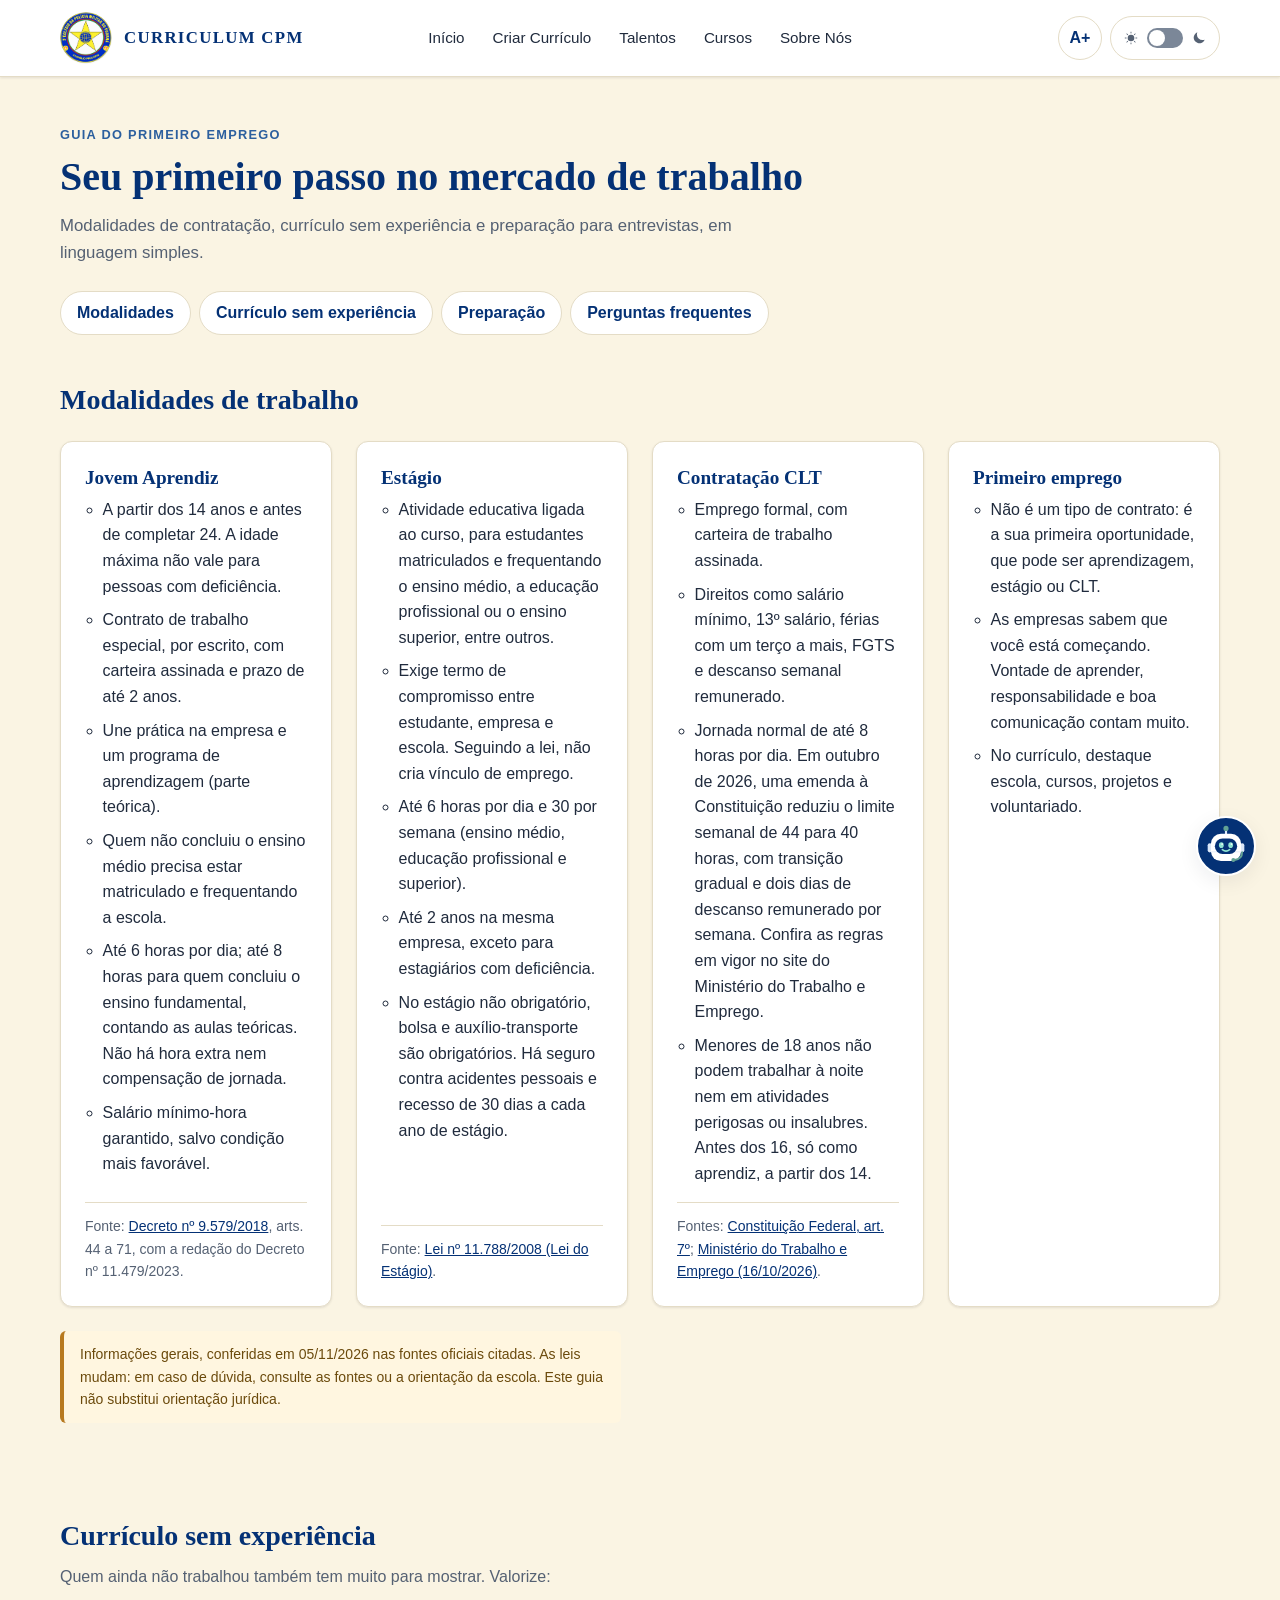
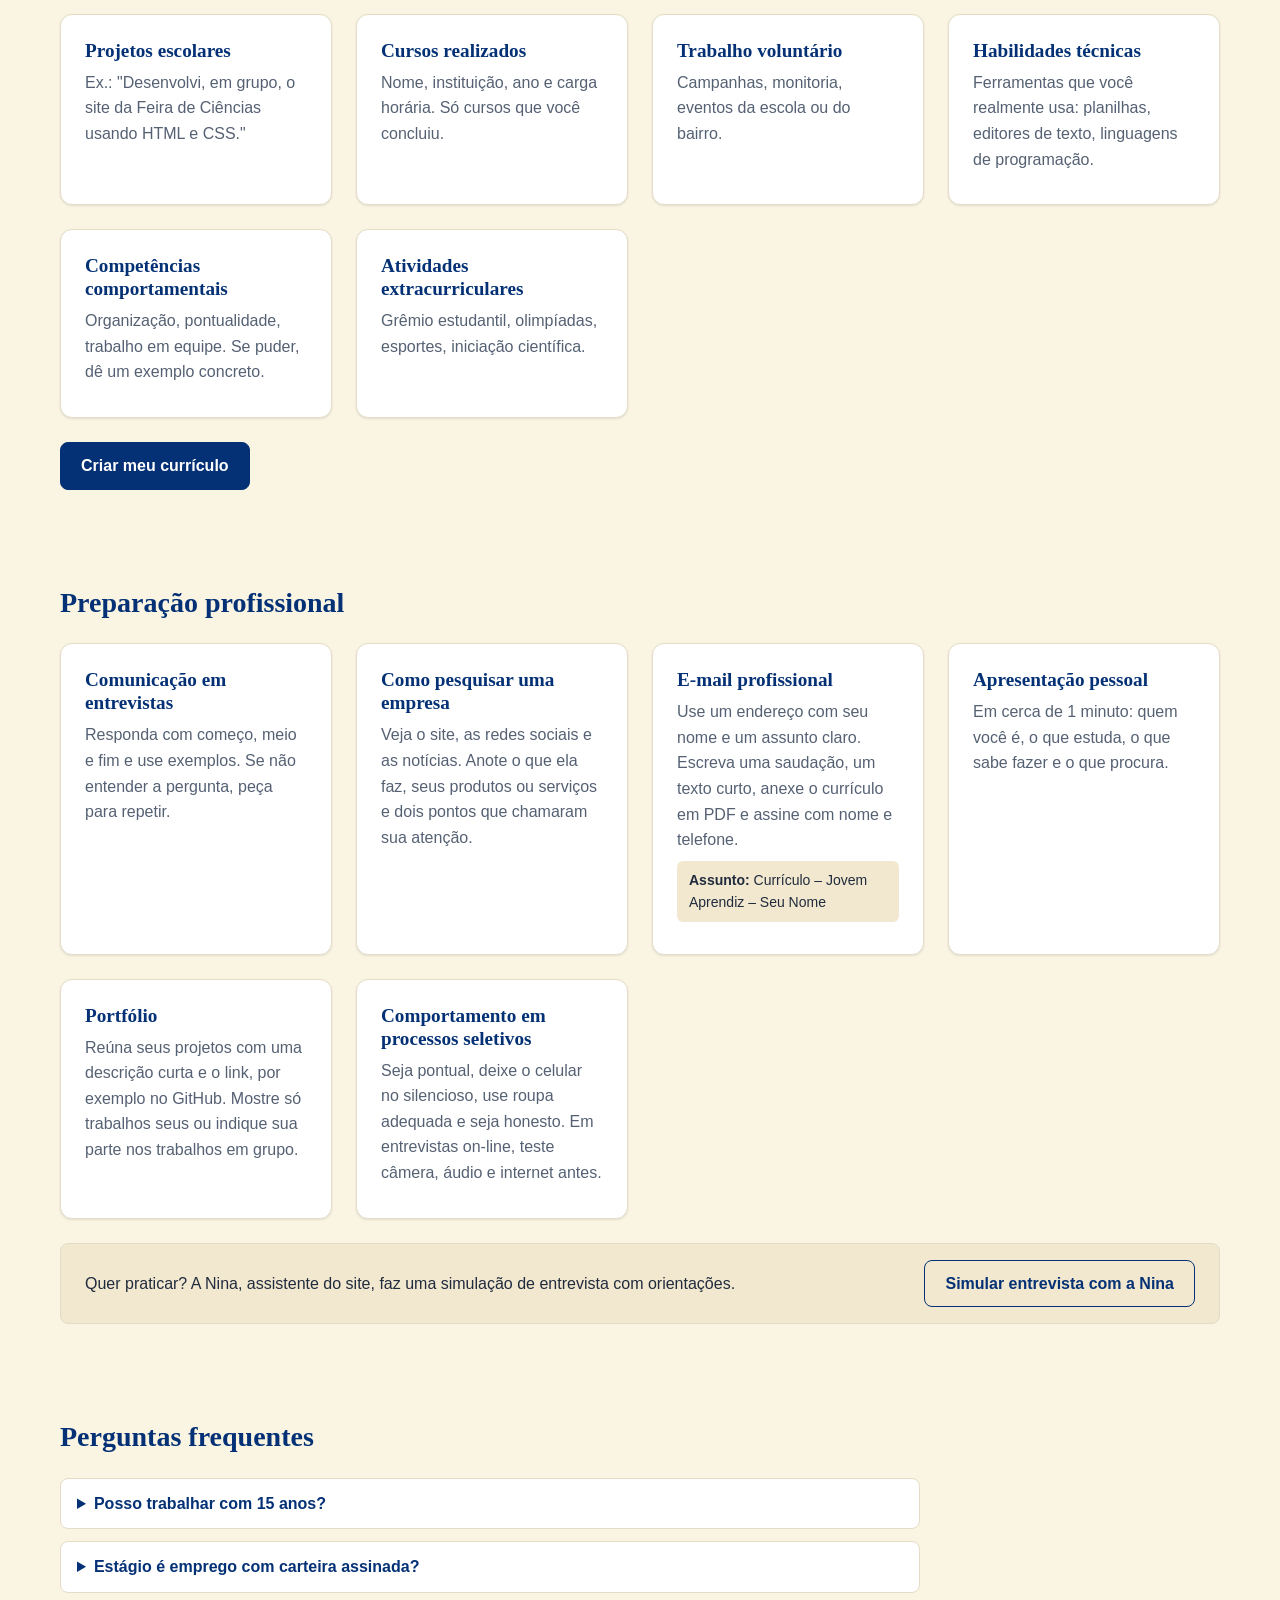
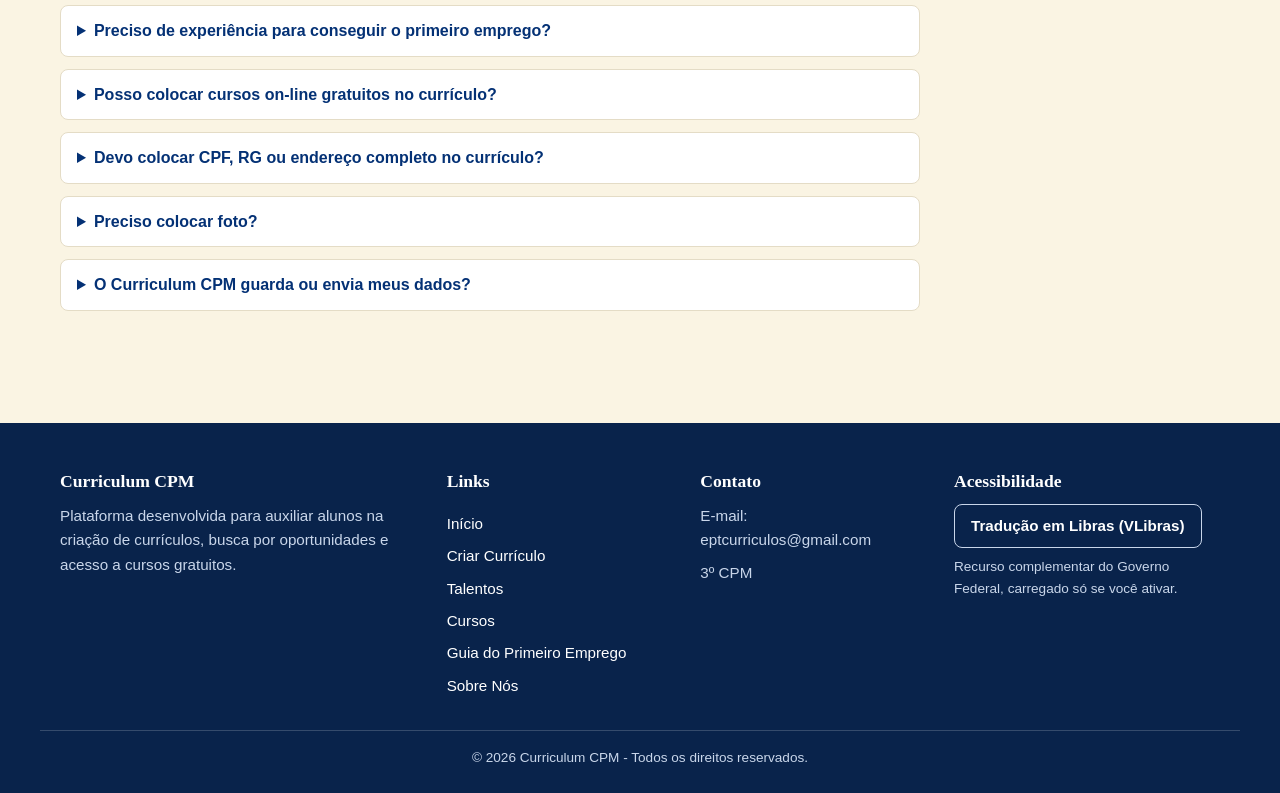
<file: guia-primeiro-emprego.html>
<!DOCTYPE html>
<html lang="pt-BR">
<head>
    <meta charset="UTF-8">
    <meta name="viewport" content="width=device-width, initial-scale=1.0">
    <title>Guia do Primeiro Emprego | Curriculum CPM</title>
    <meta name="description" content="Jovem Aprendiz, estágio, CLT, currículo sem experiência e preparação para entrevistas.">
  <link rel="stylesheet" href="css/styles.css">
  <link rel="stylesheet" href="css/site-chrome.css">
  <link rel="stylesheet" href="css/chatbot.css">
  <link rel="stylesheet" href="css/guia.css">
</head>
  <body>
  <script src="js/tema-inicial.js"></script>
  <a class="pular-conteudo" href="#conteudo">Pular para o conteúdo principal</a>
    <header class="site-header">
    <nav class="site-nav" aria-label="Navegação principal">
      <a class="logo" href="index.html">
        <img src="logo3cpm.png" alt="Logo do 3º CPM" width="52" height="52">
        <span>Curriculum CPM</span>
      </a>
      <button class="menu-toggle" type="button" aria-expanded="false" aria-controls="menu-principal" hidden>
        <svg class="icone-abrir" viewBox="0 0 24 24" aria-hidden="true" focusable="false"><path d="M3 6h18v2H3V6Zm0 5h18v2H3v-2Zm0 5h18v2H3v-2Z"/></svg>
        <svg class="icone-fechar" viewBox="0 0 24 24" aria-hidden="true" focusable="false"><path d="m6.4 5 5.6 5.6L17.6 5 19 6.4 13.4 12l5.6 5.6-1.4 1.4-5.6-5.6L6.4 19 5 17.6l5.6-5.6L5 6.4 6.4 5Z"/></svg>
        <span>Menu</span>
      </button>
      <div class="menu" id="menu-principal">
        <a href="index.html">Início</a>
        <a href="curriculo.html">Criar Currículo</a>
        <a href="vercurriculos.html">Talentos</a>
        <a href="certificados.html">Cursos</a>
        <a href="quem-somos-nos.html">Sobre Nós</a>
      </div>
      <!-- Controles à direita: tamanho do texto (js/acessibilidade.js) e tema (js/main.js). -->
      <div class="controles-cabecalho">
        <button class="botao-texto" type="button" aria-pressed="false" data-acessibilidade="texto">A+<span class="visualmente-oculto"> Aumentar texto</span></button>
        <button class="theme-toggle" type="button" aria-label="Modo escuro" aria-pressed="false">
          <span class="theme-icon" aria-hidden="true"><svg viewBox="0 0 24 24" focusable="false"><path d="M12 7a5 5 0 1 0 0 10 5 5 0 0 0 0-10Zm0-5 1 3h-2l1-3Zm0 20-1-3h2l-1 3ZM2 12l3-1v2l-3-1Zm20 0-3 1v-2l3 1ZM4.9 4.9l2.8 1.4-1.4 1.4-1.4-2.8Zm14.2 14.2-2.8-1.4 1.4-1.4 1.4 2.8Zm0-14.2-1.4 2.8-1.4-1.4 2.8-1.4ZM4.9 19.1l1.4-2.8 1.4 1.4-2.8 1.4Z"/></svg></span>
          <span class="theme-track" aria-hidden="true"><span class="theme-thumb"></span></span>
          <span class="theme-icon" aria-hidden="true"><svg viewBox="0 0 24 24" focusable="false"><path d="M20.5 14.5A8.5 8.5 0 0 1 9.5 3.5a8.5 8.5 0 1 0 11 11Z"/></svg></span>
        </button>
      </div>
    </nav>
  </header>

    <main id="conteudo">
      <section class="cabecalho-pagina">
        <span>Guia do Primeiro Emprego</span>
        <h1>Seu primeiro passo no mercado de trabalho</h1>
        <p>Modalidades de contratação, currículo sem experiência e preparação para entrevistas, em linguagem simples.</p>
        <nav class="sumario-guia" aria-label="Neste guia">
          <a href="#modalidades">Modalidades</a>
          <a href="#sem-experiencia">Currículo sem experiência</a>
          <a href="#preparacao">Preparação</a>
          <a href="#perguntas">Perguntas frequentes</a>
        </nav>
      </section>

      <!-- Modalidades: informações gerais conferidas nas fontes oficiais citadas em cada card. -->
      <section id="modalidades" class="secao-guia" aria-labelledby="titulo-modalidades">
        <h2 id="titulo-modalidades">Modalidades de trabalho</h2>
        <ul class="cards lista-guia">
          <li class="card modalidade">
            <h3>Jovem Aprendiz</h3>
            <ul>
              <li>A partir dos 14 anos e antes de completar 24. A idade máxima não vale para pessoas com deficiência.</li>
              <li>Contrato de trabalho especial, por escrito, com carteira assinada e prazo de até 2 anos.</li>
              <li>Une prática na empresa e um programa de aprendizagem (parte teórica).</li>
              <li>Quem não concluiu o ensino médio precisa estar matriculado e frequentando a escola.</li>
              <li>Até 6 horas por dia; até 8 horas para quem concluiu o ensino fundamental, contando as aulas teóricas. Não há hora extra nem compensação de jornada.</li>
              <li>Salário mínimo-hora garantido, salvo condição mais favorável.</li>
            </ul>
            <p class="fonte">Fonte: <a href="https://www.planalto.gov.br/ccivil_03/_ato2015-2018/2018/decreto/d9579.htm">Decreto nº 9.579/2018</a>, arts. 44 a 71, com a redação do Decreto nº 11.479/2023.</p>
          </li>
          <li class="card modalidade">
            <h3>Estágio</h3>
            <ul>
              <li>Atividade educativa ligada ao curso, para estudantes matriculados e frequentando o ensino médio, a educação profissional ou o ensino superior, entre outros.</li>
              <li>Exige termo de compromisso entre estudante, empresa e escola. Seguindo a lei, não cria vínculo de emprego.</li>
              <li>Até 6 horas por dia e 30 por semana (ensino médio, educação profissional e superior).</li>
              <li>Até 2 anos na mesma empresa, exceto para estagiários com deficiência.</li>
              <li>No estágio não obrigatório, bolsa e auxílio-transporte são obrigatórios. Há seguro contra acidentes pessoais e recesso de 30 dias a cada ano de estágio.</li>
            </ul>
            <p class="fonte">Fonte: <a href="https://www.planalto.gov.br/ccivil_03/_ato2007-2010/2008/lei/l11788.htm">Lei nº 11.788/2008 (Lei do Estágio)</a>.</p>
          </li>
          <li class="card modalidade">
            <h3>Contratação CLT</h3>
            <ul>
              <li>Emprego formal, com carteira de trabalho assinada.</li>
              <li>Direitos como salário mínimo, 13º salário, férias com um terço a mais, FGTS e descanso semanal remunerado.</li>
              <li>Jornada normal de até 8 horas por dia. Em outubro de 2026, uma emenda à Constituição reduziu o limite semanal de 44 para 40 horas, com transição gradual e dois dias de descanso remunerado por semana. Confira as regras em vigor no site do Ministério do Trabalho e Emprego.</li>
              <li>Menores de 18 anos não podem trabalhar à noite nem em atividades perigosas ou insalubres. Antes dos 16, só como aprendiz, a partir dos 14.</li>
            </ul>
            <p class="fonte">Fontes: <a href="https://www.planalto.gov.br/ccivil_03/constituicao/constituicao.htm">Constituição Federal, art. 7º</a>; <a href="https://www.gov.br/trabalho-e-emprego/pt-br/noticias-e-conteudo/2026/outubro/congresso-nacional-promulga-pec-que-reduz-jornada-de-trabalho-e-estabelece-dois-dias-de-descanso-remunerado">Ministério do Trabalho e Emprego (16/10/2026)</a>.</p>
          </li>
          <li class="card modalidade">
            <h3>Primeiro emprego</h3>
            <ul>
              <li>Não é um tipo de contrato: é a sua primeira oportunidade, que pode ser aprendizagem, estágio ou CLT.</li>
              <li>As empresas sabem que você está começando. Vontade de aprender, responsabilidade e boa comunicação contam muito.</li>
              <li>No currículo, destaque escola, cursos, projetos e voluntariado.</li>
            </ul>
          </li>
        </ul>
        <p class="aviso-guia">Informações gerais, conferidas em 05/11/2026 nas fontes oficiais citadas. As leis mudam: em caso de dúvida, consulte as fontes ou a orientação da escola. Este guia não substitui orientação jurídica.</p>
      </section>

      <!-- Currículo sem experiência -->
      <section id="sem-experiencia" class="secao-guia" aria-labelledby="titulo-sem-experiencia">
        <h2 id="titulo-sem-experiencia">Currículo sem experiência</h2>
        <p class="intro-guia">Quem ainda não trabalhou também tem muito para mostrar. Valorize:</p>
        <ul class="cards lista-guia">
          <li class="card"><h3>Projetos escolares</h3><p>Ex.: "Desenvolvi, em grupo, o site da Feira de Ciências usando HTML e CSS."</p></li>
          <li class="card"><h3>Cursos realizados</h3><p>Nome, instituição, ano e carga horária. Só cursos que você concluiu.</p></li>
          <li class="card"><h3>Trabalho voluntário</h3><p>Campanhas, monitoria, eventos da escola ou do bairro.</p></li>
          <li class="card"><h3>Habilidades técnicas</h3><p>Ferramentas que você realmente usa: planilhas, editores de texto, linguagens de programação.</p></li>
          <li class="card"><h3>Competências comportamentais</h3><p>Organização, pontualidade, trabalho em equipe. Se puder, dê um exemplo concreto.</p></li>
          <li class="card"><h3>Atividades extracurriculares</h3><p>Grêmio estudantil, olimpíadas, esportes, iniciação científica.</p></li>
        </ul>
        <a class="botao" href="curriculo.html">Criar meu currículo</a>
      </section>

      <!-- Preparação profissional -->
      <section id="preparacao" class="secao-guia" aria-labelledby="titulo-preparacao">
        <h2 id="titulo-preparacao">Preparação profissional</h2>
        <ul class="cards lista-guia">
          <li class="card">
            <h3>Comunicação em entrevistas</h3>
            <p>Responda com começo, meio e fim e use exemplos. Se não entender a pergunta, peça para repetir.</p>
          </li>
          <li class="card">
            <h3>Como pesquisar uma empresa</h3>
            <p>Veja o site, as redes sociais e as notícias. Anote o que ela faz, seus produtos ou serviços e dois pontos que chamaram sua atenção.</p>
          </li>
          <li class="card">
            <h3>E-mail profissional</h3>
            <p>Use um endereço com seu nome e um assunto claro. Escreva uma saudação, um texto curto, anexe o currículo em PDF e assine com nome e telefone.</p>
            <p class="exemplo"><strong>Assunto:</strong> Currículo – Jovem Aprendiz – Seu Nome</p>
          </li>
          <li class="card">
            <h3>Apresentação pessoal</h3>
            <p>Em cerca de 1 minuto: quem você é, o que estuda, o que sabe fazer e o que procura.</p>
          </li>
          <li class="card">
            <h3>Portfólio</h3>
            <p>Reúna seus projetos com uma descrição curta e o link, por exemplo no GitHub. Mostre só trabalhos seus ou indique sua parte nos trabalhos em grupo.</p>
          </li>
          <li class="card">
            <h3>Comportamento em processos seletivos</h3>
            <p>Seja pontual, deixe o celular no silencioso, use roupa adequada e seja honesto. Em entrevistas on-line, teste câmera, áudio e internet antes.</p>
          </li>
        </ul>
        <!-- Abre a Nina na simulação de entrevista (aparece só com JavaScript). -->
        <p class="chamada-guia">
          <span>Quer praticar? A Nina, assistente do site, faz uma simulação de entrevista com orientações.</span>
          <button type="button" class="botao botao-secundario" data-nina="entrevista" hidden>Simular entrevista com a Nina</button>
        </p>
      </section>

      <!-- Perguntas frequentes: details/summary funcionam com teclado e leitores de tela, sem JavaScript. -->
      <section id="perguntas" class="secao-guia" aria-labelledby="titulo-perguntas">
        <h2 id="titulo-perguntas">Perguntas frequentes</h2>
        <div class="faq">
          <details>
            <summary>Posso trabalhar com 15 anos?</summary>
            <p>Sim, mas só como aprendiz. A Constituição permite o trabalho a partir dos 16 anos e, como aprendiz, a partir dos 14.</p>
          </details>
          <details>
            <summary>Estágio é emprego com carteira assinada?</summary>
            <p>Não. O estágio tem termo de compromisso e, seguindo a Lei do Estágio, não cria vínculo de emprego. O Jovem Aprendiz, sim, tem carteira assinada.</p>
          </details>
          <details>
            <summary>Preciso de experiência para conseguir o primeiro emprego?</summary>
            <p>Não. Aprendizagem e estágio existem justamente para quem está começando. Mostre projetos, cursos e o que você aprende na escola.</p>
          </details>
          <details>
            <summary>Posso colocar cursos on-line gratuitos no currículo?</summary>
            <p>Sim, se você os concluiu. Informe nome, instituição, ano e carga horária. Veja opções na página <a href="certificados.html">Cursos</a>.</p>
          </details>
          <details>
            <summary>Devo colocar CPF, RG ou endereço completo no currículo?</summary>
            <p>Não. Cidade e estado bastam. Documentos são pedidos só na contratação.</p>
          </details>
          <details>
            <summary>Preciso colocar foto?</summary>
            <p>Não é obrigatório. No Curriculum CPM, o modelo Clássico não usa foto e o Moderno a aceita como opcional.</p>
          </details>
          <details>
            <summary>O Curriculum CPM guarda ou envia meus dados?</summary>
            <p>O PDF é criado no seu computador, sem envio. Os dados só vão para a equipe se você usar "Solicitar publicação" e marcar a autorização.</p>
          </details>
        </div>
      </section>
    </main>

    <footer class="site-footer">
    <div class="footer-container">
      <div class="footer-info">
        <h2 class="footer-titulo">Curriculum CPM</h2>
        <p>Plataforma desenvolvida para auxiliar alunos na criação de currículos, busca por oportunidades e acesso a cursos gratuitos.</p>
      </div>
      <nav class="footer-links" aria-label="Links do rodapé">
        <h2 class="footer-titulo">Links</h2>
        <a href="index.html">Início</a>
        <a href="curriculo.html">Criar Currículo</a>
        <a href="vercurriculos.html">Talentos</a>
        <a href="certificados.html">Cursos</a>
        <a href="guia-primeiro-emprego.html">Guia do Primeiro Emprego</a>
        <a href="quem-somos-nos.html">Sobre Nós</a>
      </nav>
      <div class="footer-contato">
        <h2 class="footer-titulo">Contato</h2>
        <p>E-mail: eptcurriculos@gmail.com</p>
        <p>3º CPM</p>
      </div>
      <div class="footer-acessibilidade">
        <h2 class="footer-titulo">Acessibilidade</h2>
        <button type="button" class="botao-vlibras" aria-pressed="false" data-acessibilidade="vlibras">Tradução em Libras (VLibras)</button>
        <p class="nota-vlibras">Recurso complementar do Governo Federal, carregado só se você ativar.</p>
        <p id="estado-vlibras" class="estado-vlibras" role="status"></p>
      </div>
    </div>
    <p class="copyright">© 2026 Curriculum CPM - Todos os direitos reservados.</p>
  </footer>

    <button class="chatbot" type="button" aria-label="Abrir chat de atendimento"></button>
    <script src="js/menu.js"></script>
  <script src="js/nina-conteudo.js"></script>
  <script src="js/entrevista-perguntas.js"></script>
  <script src="js/entrevista.js"></script>
  <script src="js/chatbot.js"></script>
    <script src="js/main.js"></script>
    <script src="js/acessibilidade.js"></script>
  </body>
</html>
</file>
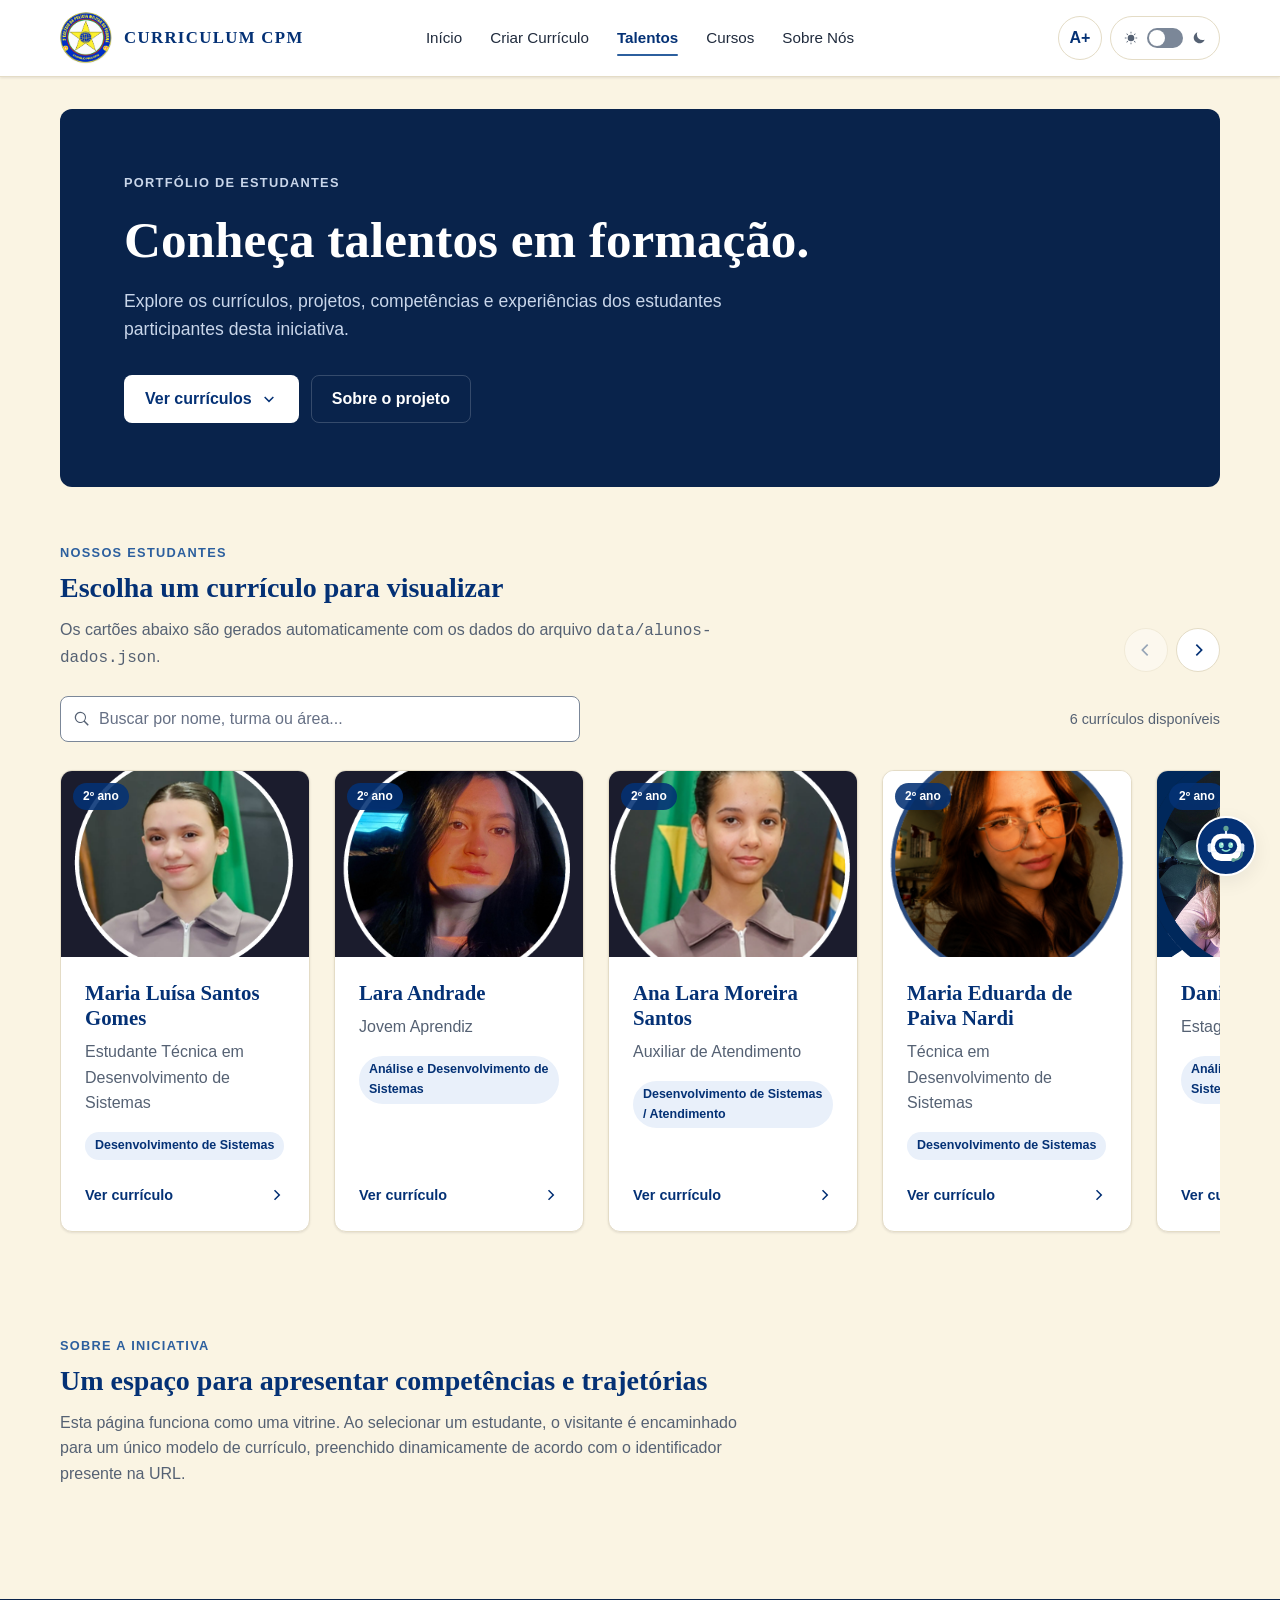
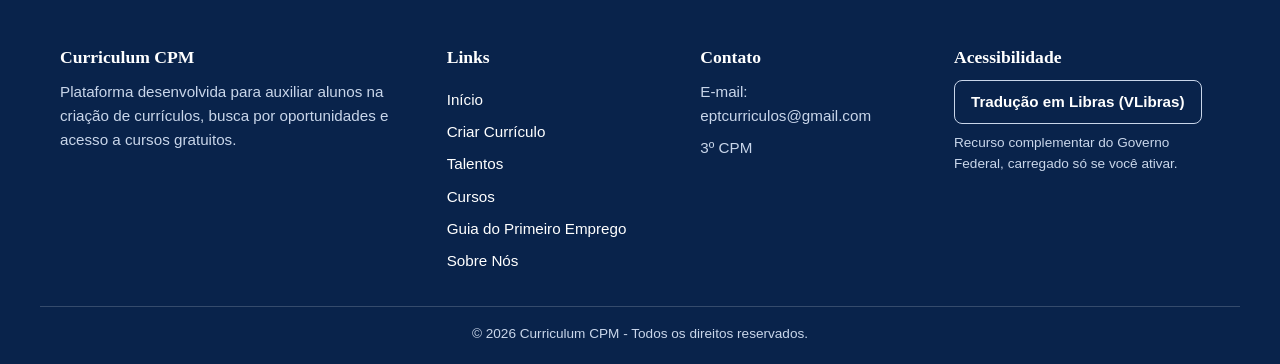
<file: modelo-curriculos.html>
<!DOCTYPE html>
<html lang="pt-BR">
<head>
  <meta charset="UTF-8">
  <meta name="viewport" content="width=device-width, initial-scale=1.0">
  <meta
    name="description"
    content="Vitrine de currículos de estudantes do projeto."
  >
  <title>Modelos de Currículo | Curriculum CPM</title>

  <link rel="stylesheet" href="css/styles.css">
  <link rel="stylesheet" href="css/site-chrome.css">
  <link rel="stylesheet" href="css/chatbot.css">
  <link rel="stylesheet" href="css/modelo-curriculos.css">
</head>

<body>
  <script src="js/tema-inicial.js"></script>
  <a class="pular-conteudo" href="#conteudo">Pular para o conteúdo principal</a>
  <header class="site-header">
    <nav class="site-nav" aria-label="Navegação principal">
      <a class="logo" href="index.html">
        <img src="logo3cpm.png" alt="Logo do 3º CPM" width="52" height="52">
        <span>Curriculum CPM</span>
      </a>
      <button class="menu-toggle" type="button" aria-expanded="false" aria-controls="menu-principal" hidden>
        <svg class="icone-abrir" viewBox="0 0 24 24" aria-hidden="true" focusable="false"><path d="M3 6h18v2H3V6Zm0 5h18v2H3v-2Zm0 5h18v2H3v-2Z"/></svg>
        <svg class="icone-fechar" viewBox="0 0 24 24" aria-hidden="true" focusable="false"><path d="m6.4 5 5.6 5.6L17.6 5 19 6.4 13.4 12l5.6 5.6-1.4 1.4-5.6-5.6L6.4 19 5 17.6l5.6-5.6L5 6.4 6.4 5Z"/></svg>
        <span>Menu</span>
      </button>
      <div class="menu" id="menu-principal">
        <a href="index.html">Início</a>
        <a href="curriculo.html">Criar Currículo</a>
        <a class="ativo" aria-current="page" href="vercurriculos.html">Talentos</a>
        <a href="certificados.html">Cursos</a>
        <a href="quem-somos-nos.html">Sobre Nós</a>
      </div>
      <!-- Controles à direita: tamanho do texto (js/acessibilidade.js) e tema (js/main.js). -->
      <div class="controles-cabecalho">
        <button class="botao-texto" type="button" aria-pressed="false" data-acessibilidade="texto">A+<span class="visualmente-oculto"> Aumentar texto</span></button>
        <button class="theme-toggle" type="button" aria-label="Modo escuro" aria-pressed="false">
          <span class="theme-icon" aria-hidden="true"><svg viewBox="0 0 24 24" focusable="false"><path d="M12 7a5 5 0 1 0 0 10 5 5 0 0 0 0-10Zm0-5 1 3h-2l1-3Zm0 20-1-3h2l-1 3ZM2 12l3-1v2l-3-1Zm20 0-3 1v-2l3 1ZM4.9 4.9l2.8 1.4-1.4 1.4-1.4-2.8Zm14.2 14.2-2.8-1.4 1.4-1.4 1.4 2.8Zm0-14.2-1.4 2.8-1.4-1.4 2.8-1.4ZM4.9 19.1l1.4-2.8 1.4 1.4-2.8 1.4Z"/></svg></span>
          <span class="theme-track" aria-hidden="true"><span class="theme-thumb"></span></span>
          <span class="theme-icon" aria-hidden="true"><svg viewBox="0 0 24 24" focusable="false"><path d="M20.5 14.5A8.5 8.5 0 0 1 9.5 3.5a8.5 8.5 0 1 0 11 11Z"/></svg></span>
        </button>
      </div>
    </nav>
  </header>

  <main id="conteudo">
    <section class="hero">
      <div class="container">
        <div class="hero-panel">
          <div class="hero-content">
            <p class="eyebrow">Portfólio de estudantes</p>
            <h1>Conheça talentos em formação.</h1>
            <p class="hero-description">
              Explore os currículos, projetos, competências e experiências dos estudantes
              participantes desta iniciativa.
            </p>

            <div class="hero-actions">
              <a class="button button-primary" href="#curriculos">
                Ver currículos
                <svg viewBox="0 0 24 24" aria-hidden="true">
                  <path d="M12 16.5 5.5 10l1.4-1.4 5.1 5.1 5.1-5.1 1.4 1.4-6.5 6.5Z"/>
                </svg>
              </a>

              <a class="button button-secondary" href="#sobre-projeto">
                Sobre o projeto
              </a>
            </div>
          </div>
        </div>
      </div>
    </section>

    <section id="curriculos" class="students-section" aria-labelledby="titulo-curriculos">
      <div class="container">
        <div class="section-heading">
          <div class="section-heading-copy">
            <p class="section-kicker">Nossos estudantes</p>
            <h2 id="titulo-curriculos">Escolha um currículo para visualizar</h2>
            <p class="section-description">
              Os cartões abaixo são gerados automaticamente com os dados do arquivo
              <code>data/alunos-dados.json</code>.
            </p>
          </div>

          <div class="carousel-actions" role="group" aria-label="Controles do carrossel">
            <button
              id="btn-anterior"
              class="carousel-button"
              type="button"
              aria-label="Mostrar currículos anteriores"
            >
              <svg viewBox="0 0 24 24" aria-hidden="true">
                <path d="m14.7 6.3-1.4-1.4L6.2 12l7.1 7.1 1.4-1.4L9 12l5.7-5.7Z"/>
              </svg>
            </button>

            <button
              id="btn-proximo"
              class="carousel-button"
              type="button"
              aria-label="Mostrar próximos currículos"
            >
              <svg viewBox="0 0 24 24" aria-hidden="true">
                <path d="m9.3 17.7 1.4 1.4 7.1-7.1-7.1-7.1-1.4 1.4L15 12l-5.7 5.7Z"/>
              </svg>
            </button>
          </div>
        </div>

        <div class="toolbar">
          <label class="search-box" for="busca-aluno">
            <svg viewBox="0 0 24 24" aria-hidden="true">
              <path d="m21 19.6-5.2-5.2a7.5 7.5 0 1 0-1.4 1.4l5.2 5.2 1.4-1.4ZM4 10a6 6 0 1 1 12 0 6 6 0 0 1-12 0Z"/>
            </svg>
            <input
              id="busca-aluno"
              aria-label="Buscar por nome, turma ou área"
              type="search"
              placeholder="Buscar por nome, turma ou área..."
              autocomplete="off"
            >
          </label>

          <p id="status-resultados" class="results-status" aria-live="polite">
            Carregando currículos...
          </p>
        </div>

        <div class="carousel">
          <div
            id="lista-alunos"
            class="carousel-track"
            role="region"
            aria-label="Lista de currículos"
            tabindex="0"
          ></div>
        </div>

        <div id="mensagem-vazia" class="message" role="status">
          <strong>Nenhum estudante encontrado.</strong>
          Tente pesquisar usando outro nome, turma ou área de interesse.
        </div>

        <p id="aviso-dados" class="data-warning">
          O arquivo <strong>data/alunos-dados.json</strong> não pôde ser carregado.
          Dados de demonstração foram exibidos. Recarregue a página para tentar de novo.
        </p>
      </div>
    </section>

    <section id="sobre-projeto" class="students-section" aria-labelledby="titulo-projeto">
      <div class="container">
        <div class="section-heading-copy">
          <p class="section-kicker">Sobre a iniciativa</p>
          <h2 id="titulo-projeto">Um espaço para apresentar competências e trajetórias</h2>
          <p class="section-description">
            Esta página funciona como uma vitrine. Ao selecionar um estudante,
            o visitante é encaminhado para um único modelo de currículo, preenchido
            dinamicamente de acordo com o identificador presente na URL.
          </p>
        </div>
      </div>
    </section>
  </main>

  <footer class="site-footer">
    <div class="footer-container">
      <div class="footer-info">
        <h2 class="footer-titulo">Curriculum CPM</h2>
        <p>Plataforma desenvolvida para auxiliar alunos na criação de currículos, busca por oportunidades e acesso a cursos gratuitos.</p>
      </div>
      <nav class="footer-links" aria-label="Links do rodapé">
        <h2 class="footer-titulo">Links</h2>
        <a href="index.html">Início</a>
        <a href="curriculo.html">Criar Currículo</a>
        <a href="vercurriculos.html">Talentos</a>
        <a href="certificados.html">Cursos</a>
        <a href="guia-primeiro-emprego.html">Guia do Primeiro Emprego</a>
        <a href="quem-somos-nos.html">Sobre Nós</a>
      </nav>
      <div class="footer-contato">
        <h2 class="footer-titulo">Contato</h2>
        <p>E-mail: eptcurriculos@gmail.com</p>
        <p>3º CPM</p>
      </div>
      <div class="footer-acessibilidade">
        <h2 class="footer-titulo">Acessibilidade</h2>
        <button type="button" class="botao-vlibras" aria-pressed="false" data-acessibilidade="vlibras">Tradução em Libras (VLibras)</button>
        <p class="nota-vlibras">Recurso complementar do Governo Federal, carregado só se você ativar.</p>
        <p id="estado-vlibras" class="estado-vlibras" role="status"></p>
      </div>
    </div>
    <p class="copyright">© 2026 Curriculum CPM - Todos os direitos reservados.</p>
  </footer>

  <script src="js/normalizar-texto.js"></script>
  <script src="js/modelo-curriculos.js"></script>
  <button class="chatbot" type="button" aria-label="Abrir chat de atendimento"></button>
  <script src="js/menu.js"></script>
  <script src="js/nina-conteudo.js"></script>
  <script src="js/entrevista-perguntas.js"></script>
  <script src="js/entrevista.js"></script>
  <script src="js/chatbot.js"></script>
  <script src="js/main.js"></script>
  <script src="js/acessibilidade.js"></script>
</body>
</html>
</file>
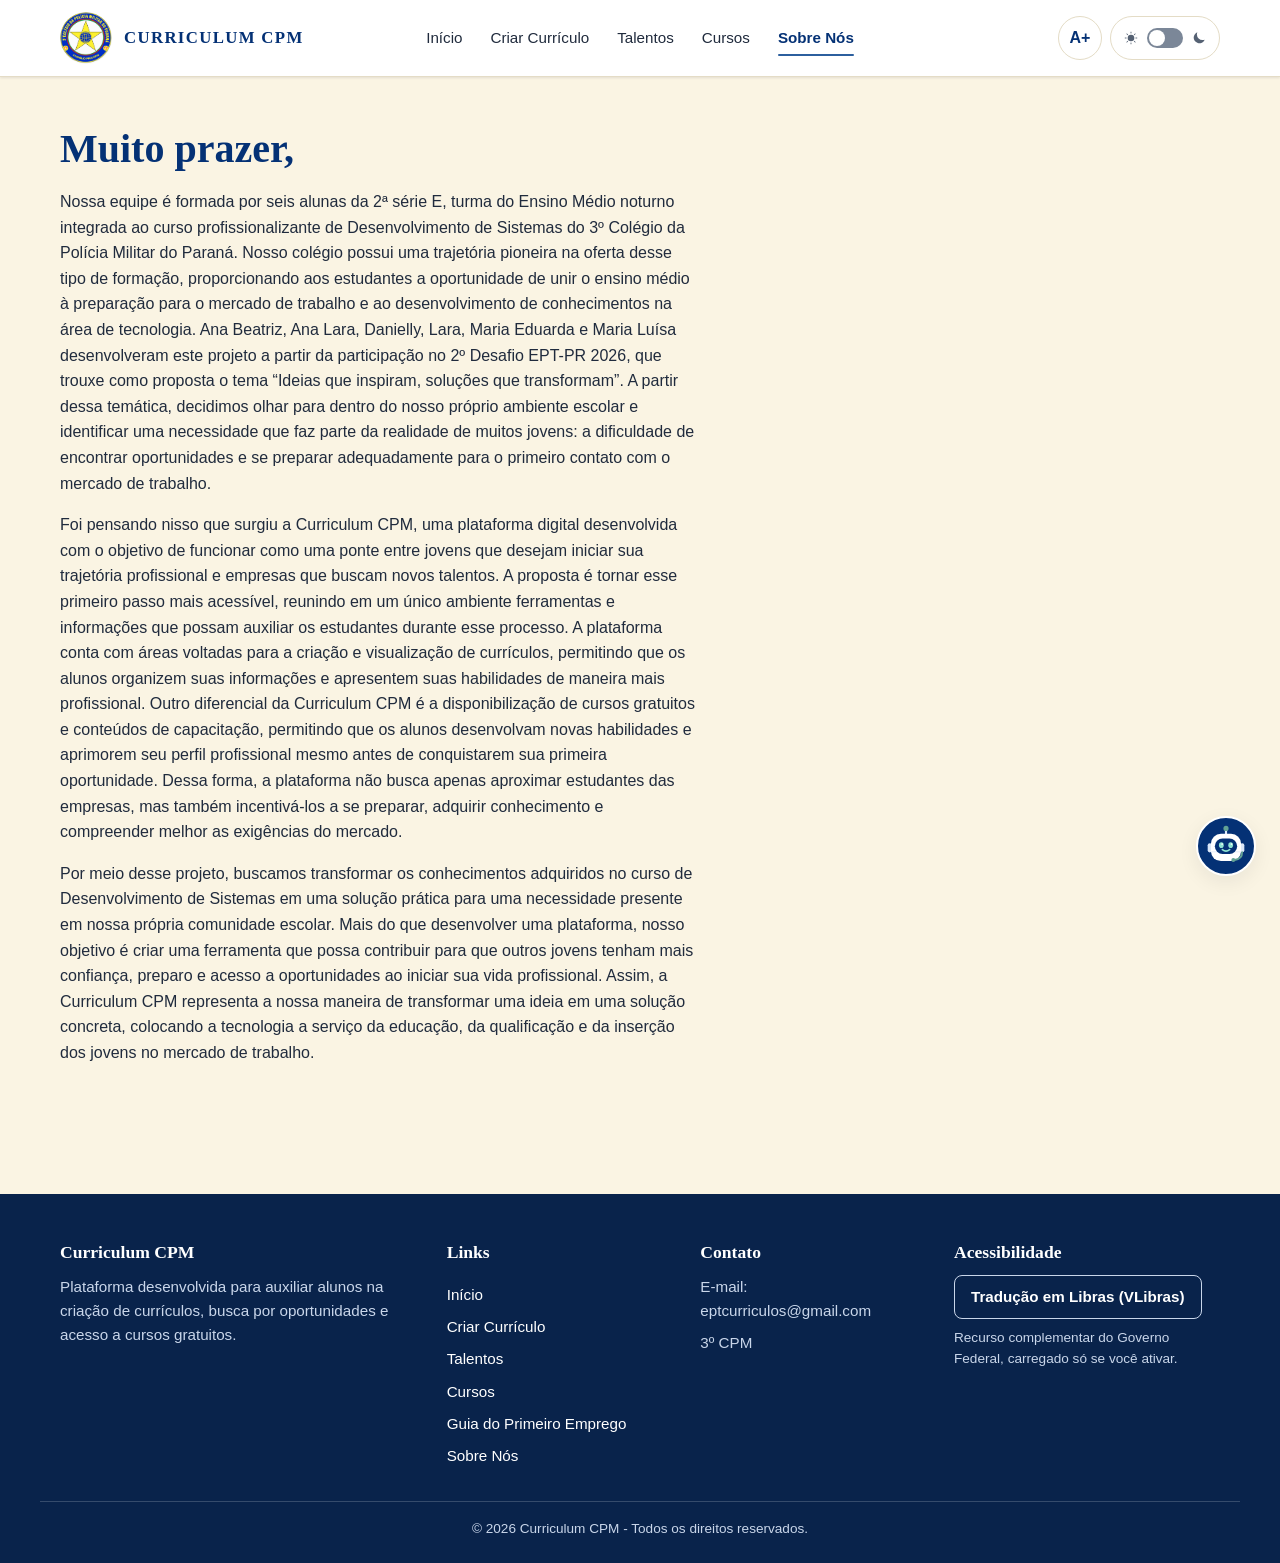
<file: quem-somos-nos.html>
<!DOCTYPE html>
<html lang="pt-BR">
<head>
    <meta charset="UTF-8">
    <meta name="viewport" content="width=device-width, initial-scale=1.0">
    <title>Sobre Nós | Curriculum CPM</title>
  <link rel="stylesheet" href="css/styles.css">
  <link rel="stylesheet" href="css/site-chrome.css">
  <link rel="stylesheet" href="css/chatbot.css">
</head>
<body>
  <script src="js/tema-inicial.js"></script>
  <a class="pular-conteudo" href="#conteudo">Pular para o conteúdo principal</a>
<header class="site-header">
    <nav class="site-nav" aria-label="Navegação principal">
      <a class="logo" href="index.html">
        <img src="logo3cpm.png" alt="Logo do 3º CPM" width="52" height="52">
        <span>Curriculum CPM</span>
      </a>
      <button class="menu-toggle" type="button" aria-expanded="false" aria-controls="menu-principal" hidden>
        <svg class="icone-abrir" viewBox="0 0 24 24" aria-hidden="true" focusable="false"><path d="M3 6h18v2H3V6Zm0 5h18v2H3v-2Zm0 5h18v2H3v-2Z"/></svg>
        <svg class="icone-fechar" viewBox="0 0 24 24" aria-hidden="true" focusable="false"><path d="m6.4 5 5.6 5.6L17.6 5 19 6.4 13.4 12l5.6 5.6-1.4 1.4-5.6-5.6L6.4 19 5 17.6l5.6-5.6L5 6.4 6.4 5Z"/></svg>
        <span>Menu</span>
      </button>
      <div class="menu" id="menu-principal">
        <a href="index.html">Início</a>
        <a href="curriculo.html">Criar Currículo</a>
        <a href="vercurriculos.html">Talentos</a>
        <a href="certificados.html">Cursos</a>
        <a class="ativo" aria-current="page" href="quem-somos-nos.html">Sobre Nós</a>
      </div>
      <!-- Controles à direita: tamanho do texto (js/acessibilidade.js) e tema (js/main.js). -->
      <div class="controles-cabecalho">
        <button class="botao-texto" type="button" aria-pressed="false" data-acessibilidade="texto">A+<span class="visualmente-oculto"> Aumentar texto</span></button>
        <button class="theme-toggle" type="button" aria-label="Modo escuro" aria-pressed="false">
          <span class="theme-icon" aria-hidden="true"><svg viewBox="0 0 24 24" focusable="false"><path d="M12 7a5 5 0 1 0 0 10 5 5 0 0 0 0-10Zm0-5 1 3h-2l1-3Zm0 20-1-3h2l-1 3ZM2 12l3-1v2l-3-1Zm20 0-3 1v-2l3 1ZM4.9 4.9l2.8 1.4-1.4 1.4-1.4-2.8Zm14.2 14.2-2.8-1.4 1.4-1.4 1.4 2.8Zm0-14.2-1.4 2.8-1.4-1.4 2.8-1.4ZM4.9 19.1l1.4-2.8 1.4 1.4-2.8 1.4Z"/></svg></span>
          <span class="theme-track" aria-hidden="true"><span class="theme-thumb"></span></span>
          <span class="theme-icon" aria-hidden="true"><svg viewBox="0 0 24 24" focusable="false"><path d="M20.5 14.5A8.5 8.5 0 0 1 9.5 3.5a8.5 8.5 0 1 0 11 11Z"/></svg></span>
        </button>
      </div>
    </nav>
  </header>

    <main id="conteudo">
    <section class="texto-corrido">
        <h1>Muito prazer,</h1>
        <p>
            Nossa equipe é formada por seis alunas da 2ª série E, turma do Ensino Médio noturno integrada ao curso profissionalizante de Desenvolvimento de Sistemas do 3º Colégio da Polícia Militar do Paraná. Nosso colégio possui uma trajetória pioneira na oferta desse tipo de formação, proporcionando aos estudantes a oportunidade de unir o ensino médio à preparação para o mercado de trabalho e ao desenvolvimento de conhecimentos na área de tecnologia.
            Ana Beatriz, Ana Lara, Danielly, Lara, Maria Eduarda e Maria Luísa desenvolveram este projeto a partir da participação no 2º Desafio EPT-PR 2026, que trouxe como proposta o tema “Ideias que inspiram, soluções que transformam”. A partir dessa temática, decidimos olhar para dentro do nosso próprio ambiente escolar e identificar uma necessidade que faz parte da realidade de muitos jovens: a dificuldade de encontrar oportunidades e se preparar adequadamente para o primeiro contato com o mercado de trabalho.

        </p>
        <p>
            Foi pensando nisso que surgiu a Curriculum CPM, uma plataforma digital desenvolvida com o objetivo de funcionar como uma ponte entre jovens que desejam iniciar sua trajetória profissional e empresas que buscam novos talentos. A proposta é tornar esse primeiro passo mais acessível, reunindo em um único ambiente ferramentas e informações que possam auxiliar os estudantes durante esse processo.
            A plataforma conta com áreas voltadas para a criação e visualização de currículos, permitindo que os alunos organizem suas informações e apresentem suas habilidades de maneira mais profissional.
            Outro diferencial da Curriculum CPM é a disponibilização de cursos gratuitos e conteúdos de capacitação, permitindo que os alunos desenvolvam novas habilidades e aprimorem seu perfil profissional mesmo antes de conquistarem sua primeira oportunidade. Dessa forma, a plataforma não busca apenas aproximar estudantes das empresas, mas também incentivá-los a se preparar, adquirir conhecimento e compreender melhor as exigências do mercado.
        </p>
        <p>
            Por meio desse projeto, buscamos transformar os conhecimentos adquiridos no curso de Desenvolvimento de Sistemas em uma solução prática para uma necessidade presente em nossa própria comunidade escolar. Mais do que desenvolver uma plataforma, nosso objetivo é criar uma ferramenta que possa contribuir para que outros jovens tenham mais confiança, preparo e acesso a oportunidades ao iniciar sua vida profissional.
            Assim, a Curriculum CPM representa a nossa maneira de transformar uma ideia em uma solução concreta, colocando a tecnologia a serviço da educação, da qualificação e da inserção dos jovens no mercado de trabalho.
        </p> 
    
        
    </section>
    </main>

        <footer class="site-footer">
    <div class="footer-container">
      <div class="footer-info">
        <h2 class="footer-titulo">Curriculum CPM</h2>
        <p>Plataforma desenvolvida para auxiliar alunos na criação de currículos, busca por oportunidades e acesso a cursos gratuitos.</p>
      </div>
      <nav class="footer-links" aria-label="Links do rodapé">
        <h2 class="footer-titulo">Links</h2>
        <a href="index.html">Início</a>
        <a href="curriculo.html">Criar Currículo</a>
        <a href="vercurriculos.html">Talentos</a>
        <a href="certificados.html">Cursos</a>
        <a href="guia-primeiro-emprego.html">Guia do Primeiro Emprego</a>
        <a href="quem-somos-nos.html">Sobre Nós</a>
      </nav>
      <div class="footer-contato">
        <h2 class="footer-titulo">Contato</h2>
        <p>E-mail: eptcurriculos@gmail.com</p>
        <p>3º CPM</p>
      </div>
      <div class="footer-acessibilidade">
        <h2 class="footer-titulo">Acessibilidade</h2>
        <button type="button" class="botao-vlibras" aria-pressed="false" data-acessibilidade="vlibras">Tradução em Libras (VLibras)</button>
        <p class="nota-vlibras">Recurso complementar do Governo Federal, carregado só se você ativar.</p>
        <p id="estado-vlibras" class="estado-vlibras" role="status"></p>
      </div>
    </div>
    <p class="copyright">© 2026 Curriculum CPM - Todos os direitos reservados.</p>
  </footer>
  <button class="chatbot" type="button" aria-label="Abrir chat de atendimento"></button>
  <script src="js/menu.js"></script>
  <script src="js/nina-conteudo.js"></script>
  <script src="js/entrevista-perguntas.js"></script>
  <script src="js/entrevista.js"></script>
  <script src="js/chatbot.js"></script>
  <script src="js/main.js"></script>
  <script src="js/acessibilidade.js"></script>
</body>
</html>
</file>
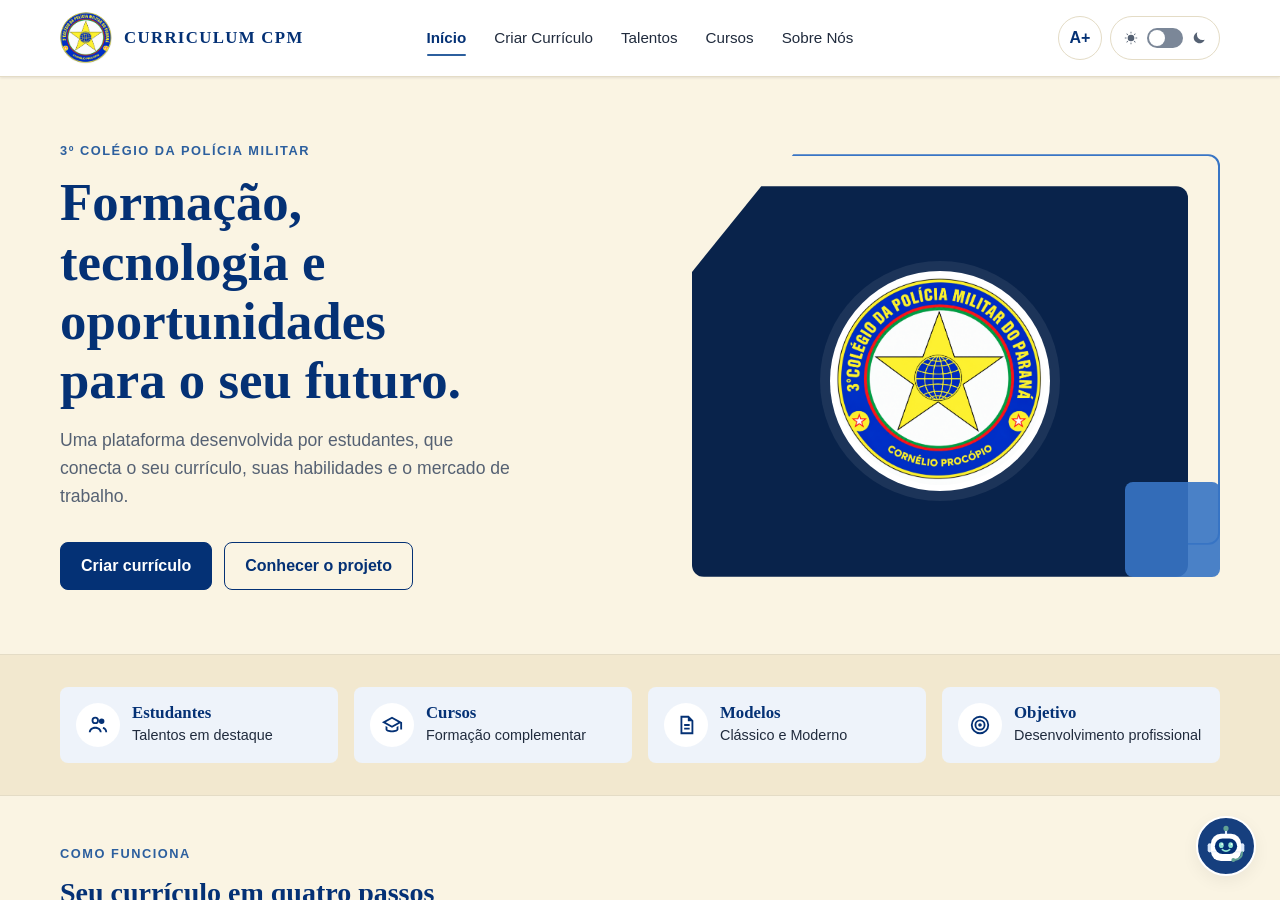
<file: vagas.html>
<!DOCTYPE html>
<html lang="pt-BR">
<head>
  <meta charset="UTF-8">
  <meta name="viewport" content="width=device-width, initial-scale=1.0">
  <!-- A página de vagas foi retirada do site. Este arquivo existe só para que
       links antigos (…/curriculos/vagas.html) levem à página inicial, em vez de
       mostrar um erro 404 do GitHub Pages. Não acrescentar conteúdo aqui. -->
  <meta http-equiv="refresh" content="0; url=index.html">
  <meta name="robots" content="noindex">
  <link rel="canonical" href="index.html">
  <title>Página movida | Curriculum CPM</title>
</head>
<body>
  <main>
    <h1>Esta página não existe mais</h1>
    <p><a href="index.html">Ir para a página inicial do Curriculum CPM</a></p>
  </main>
</body>
</html>
</file>
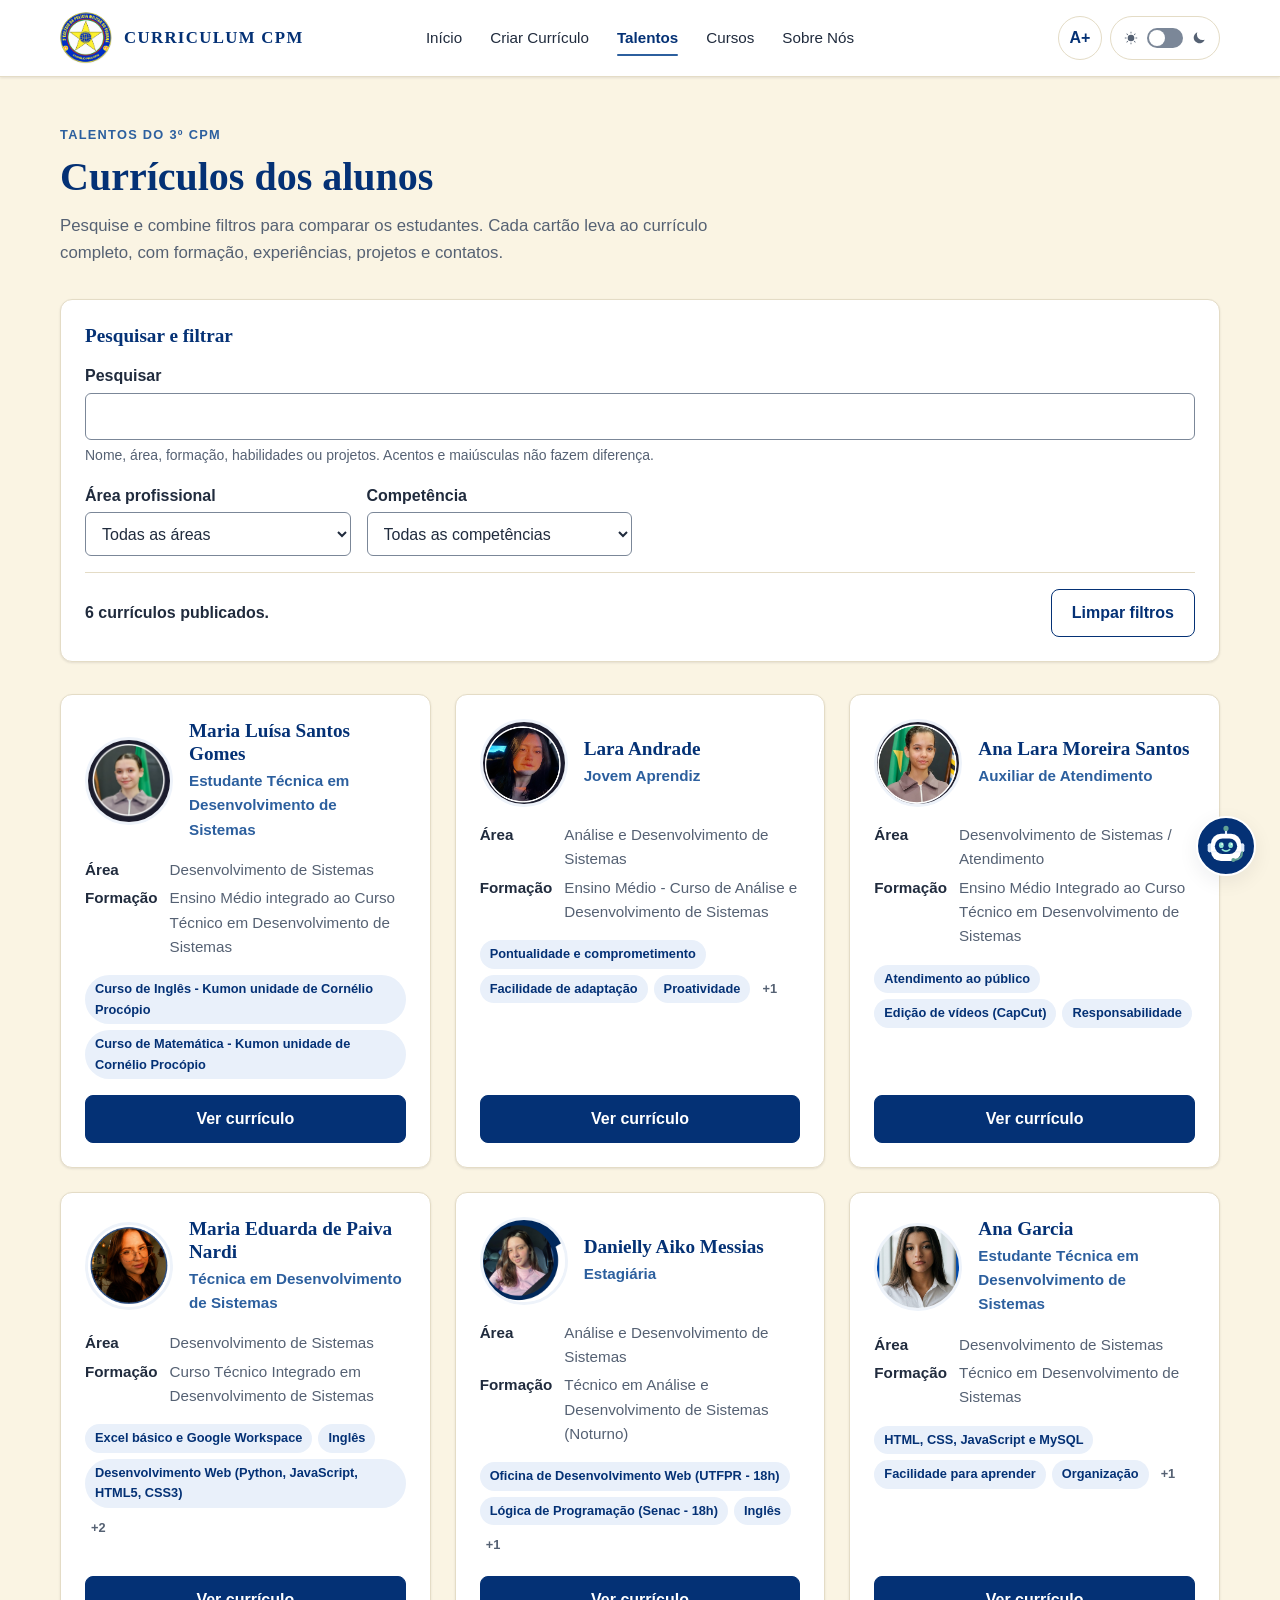
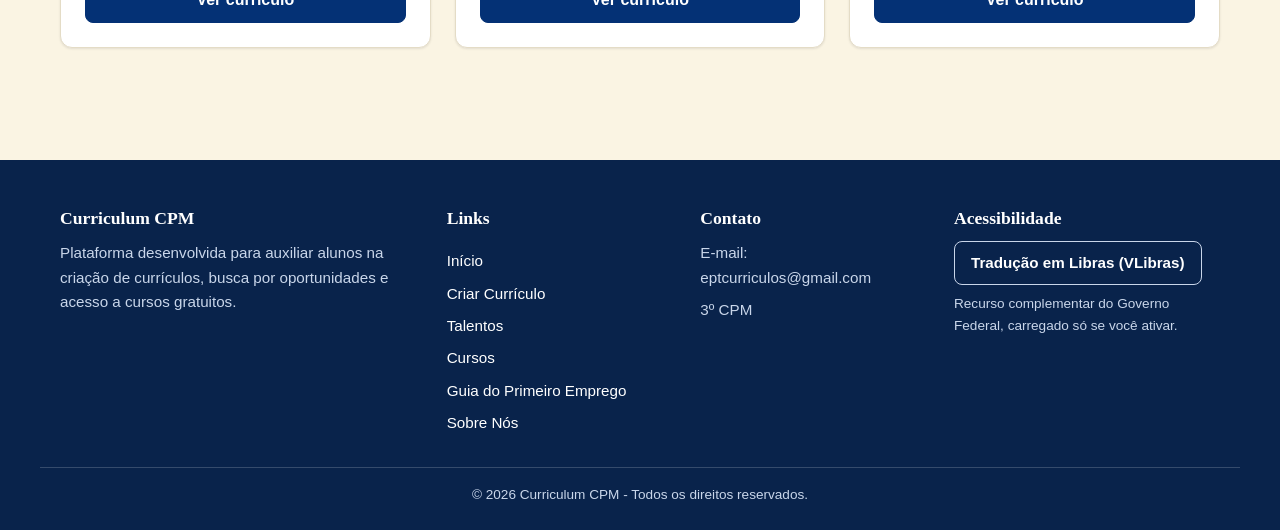
<file: vercurriculos.html>
<!DOCTYPE html>
<html lang="pt-BR">
<head>
  <meta charset="UTF-8">
  <meta name="viewport" content="width=device-width, initial-scale=1.0">
  <meta name="description" content="Currículos dos alunos do 3º CPM">
  <title>Talentos | Curriculum CPM</title>
  <link rel="stylesheet" href="css/styles.css">
  <link rel="stylesheet" href="css/site-chrome.css">
  <link rel="stylesheet" href="css/chatbot.css">
  <link rel="stylesheet" href="css/vercurriculos.css">
  <!-- defer mantém a ordem: a normalização precisa existir antes do catálogo. -->
  <script src="js/normalizar-texto.js" defer></script>
  <script src="js/vercurriculos.js" defer></script>
</head>
<body>
  <script src="js/tema-inicial.js"></script>
  <a class="pular-conteudo" href="#conteudo">Pular para o conteúdo principal</a>
  <header class="site-header">
    <nav class="site-nav" aria-label="Navegação principal">
      <a class="logo" href="index.html">
        <img src="logo3cpm.png" alt="Logo do 3º CPM" width="52" height="52">
        <span>Curriculum CPM</span>
      </a>
      <button class="menu-toggle" type="button" aria-expanded="false" aria-controls="menu-principal" hidden>
        <svg class="icone-abrir" viewBox="0 0 24 24" aria-hidden="true" focusable="false"><path d="M3 6h18v2H3V6Zm0 5h18v2H3v-2Zm0 5h18v2H3v-2Z"/></svg>
        <svg class="icone-fechar" viewBox="0 0 24 24" aria-hidden="true" focusable="false"><path d="m6.4 5 5.6 5.6L17.6 5 19 6.4 13.4 12l5.6 5.6-1.4 1.4-5.6-5.6L6.4 19 5 17.6l5.6-5.6L5 6.4 6.4 5Z"/></svg>
        <span>Menu</span>
      </button>
      <div class="menu" id="menu-principal">
        <a href="index.html">Início</a>
        <a href="curriculo.html">Criar Currículo</a>
        <a class="ativo" aria-current="page" href="vercurriculos.html">Talentos</a>
        <a href="certificados.html">Cursos</a>
        <a href="quem-somos-nos.html">Sobre Nós</a>
      </div>
      <!-- Controles à direita: tamanho do texto (js/acessibilidade.js) e tema (js/main.js). -->
      <div class="controles-cabecalho">
        <button class="botao-texto" type="button" aria-pressed="false" data-acessibilidade="texto">A+<span class="visualmente-oculto"> Aumentar texto</span></button>
        <button class="theme-toggle" type="button" aria-label="Modo escuro" aria-pressed="false">
          <span class="theme-icon" aria-hidden="true"><svg viewBox="0 0 24 24" focusable="false"><path d="M12 7a5 5 0 1 0 0 10 5 5 0 0 0 0-10Zm0-5 1 3h-2l1-3Zm0 20-1-3h2l-1 3ZM2 12l3-1v2l-3-1Zm20 0-3 1v-2l3 1ZM4.9 4.9l2.8 1.4-1.4 1.4-1.4-2.8Zm14.2 14.2-2.8-1.4 1.4-1.4 1.4 2.8Zm0-14.2-1.4 2.8-1.4-1.4 2.8-1.4ZM4.9 19.1l1.4-2.8 1.4 1.4-2.8 1.4Z"/></svg></span>
          <span class="theme-track" aria-hidden="true"><span class="theme-thumb"></span></span>
          <span class="theme-icon" aria-hidden="true"><svg viewBox="0 0 24 24" focusable="false"><path d="M20.5 14.5A8.5 8.5 0 0 1 9.5 3.5a8.5 8.5 0 1 0 11 11Z"/></svg></span>
        </button>
      </div>
    </nav>
  </header>

  <main id="conteudo">
    <section class="cabecalho-pagina">
      <span>Talentos do 3º CPM</span>
      <h1>Currículos dos alunos</h1>
      <p>Pesquise e combine filtros para comparar os estudantes. Cada cartão leva ao currículo completo, com formação, experiências, projetos e contatos.</p>
    </section>

    <div id="estado-carregamento" class="estado" role="status" aria-live="polite">
      <strong>Carregando currículos…</strong>
      Aguarde enquanto buscamos os dados dos estudantes.
    </div>

    <div id="estado-erro" class="estado" role="alert" hidden>
      <strong>Não foi possível carregar os currículos.</strong>
      Recarregue a página para tentar de novo. Se o problema continuar, escreva para eptcurriculos@gmail.com.
    </div>

    <!-- Aparece quando o JSON carrega, mas nenhum estudante está ativo. -->
    <div id="estado-sem-alunos" class="estado" role="status" hidden>
      <strong>Ainda não há currículos publicados.</strong>
      Os currículos aparecem aqui depois que o estudante envia os dados e assina o termo da LGPD.
    </div>

    <!-- Catálogo: pesquisa, filtros e grade de cartões, montados por js/vercurriculos.js.
         Tudo funciona no navegador, sem servidor; o formulário nunca é enviado. -->
    <section id="catalogo" class="catalogo" aria-label="Catálogo de currículos" hidden>
      <form id="filtros" class="filtros" role="search" aria-labelledby="titulo-filtros">
        <h2 id="titulo-filtros" class="filtros-titulo">Pesquisar e filtrar</h2>

        <div class="filtros-campos">
          <div class="campo campo-busca">
            <label for="busca">Pesquisar</label>
            <input id="busca" name="busca" type="search" autocomplete="off" spellcheck="false" aria-describedby="dica-busca">
            <p id="dica-busca" class="dica">Nome, área, formação, habilidades ou projetos. Acentos e maiúsculas não fazem diferença.</p>
          </div>

          <div class="campo">
            <label for="filtro-area">Área profissional</label>
            <select id="filtro-area" name="area">
              <option value="">Todas as áreas</option>
            </select>
          </div>

          <div class="campo">
            <label for="filtro-competencia">Competência</label>
            <select id="filtro-competencia" name="competencia">
              <option value="">Todas as competências</option>
            </select>
          </div>

          <!-- Filtros de habilidades em tags: só aparecem quando algum estudante ativo
               tem "habilidades_tecnicas" ou "habilidades_comportamentais" no JSON. -->
          <div id="campo-tecnica" class="campo" hidden>
            <label for="filtro-tecnica">Habilidade técnica</label>
            <select id="filtro-tecnica" name="tecnica">
              <option value="">Todas as técnicas</option>
            </select>
          </div>

          <div id="campo-comportamental" class="campo" hidden>
            <label for="filtro-comportamental">Habilidade comportamental</label>
            <select id="filtro-comportamental" name="comportamental">
              <option value="">Todas as comportamentais</option>
            </select>
          </div>

          <!-- Só aparece quando algum estudante ativo tem "tipos_oportunidade" no JSON. -->
          <div id="campo-oportunidade" class="campo" hidden>
            <label for="filtro-oportunidade">Tipo de oportunidade</label>
            <select id="filtro-oportunidade" name="oportunidade">
              <option value="">Todos os tipos</option>
            </select>
          </div>
        </div>

        <div class="filtros-rodape">
          <p id="contador" class="contador" role="status"></p>
          <button id="limpar-filtros" class="botao botao-secundario" type="button">Limpar filtros</button>
        </div>
      </form>

      <h2 id="titulo-resultados" class="visualmente-oculto">Estudantes encontrados</h2>
      <ul id="lista-alunos" class="grade-alunos" aria-labelledby="titulo-resultados"></ul>

      <div id="sem-resultados" class="estado sem-resultados" hidden>
        <strong>Nenhum currículo encontrado.</strong>
        <p>Nenhum estudante corresponde à pesquisa e aos filtros escolhidos. Tente outras palavras ou remova algum filtro.</p>
        <button id="limpar-sem-resultados" class="botao" type="button">Limpar filtros</button>
      </div>
    </section>
  </main>

  <footer class="site-footer">
    <div class="footer-container">
      <div class="footer-info">
        <h2 class="footer-titulo">Curriculum CPM</h2>
        <p>Plataforma desenvolvida para auxiliar alunos na criação de currículos, busca por oportunidades e acesso a cursos gratuitos.</p>
      </div>
      <nav class="footer-links" aria-label="Links do rodapé">
        <h2 class="footer-titulo">Links</h2>
        <a href="index.html">Início</a>
        <a href="curriculo.html">Criar Currículo</a>
        <a href="vercurriculos.html">Talentos</a>
        <a href="certificados.html">Cursos</a>
        <a href="guia-primeiro-emprego.html">Guia do Primeiro Emprego</a>
        <a href="quem-somos-nos.html">Sobre Nós</a>
      </nav>
      <div class="footer-contato">
        <h2 class="footer-titulo">Contato</h2>
        <p>E-mail: eptcurriculos@gmail.com</p>
        <p>3º CPM</p>
      </div>
      <div class="footer-acessibilidade">
        <h2 class="footer-titulo">Acessibilidade</h2>
        <button type="button" class="botao-vlibras" aria-pressed="false" data-acessibilidade="vlibras">Tradução em Libras (VLibras)</button>
        <p class="nota-vlibras">Recurso complementar do Governo Federal, carregado só se você ativar.</p>
        <p id="estado-vlibras" class="estado-vlibras" role="status"></p>
      </div>
    </div>
    <p class="copyright">© 2026 Curriculum CPM - Todos os direitos reservados.</p>
  </footer>
<button class="chatbot" type="button" aria-label="Abrir chat de atendimento"></button>
<script src="js/menu.js"></script>
  <script src="js/nina-conteudo.js"></script>
  <script src="js/entrevista-perguntas.js"></script>
  <script src="js/entrevista.js"></script>
  <script src="js/chatbot.js"></script>
<script src="js/main.js"></script>
<script src="js/acessibilidade.js"></script>
</body>
</html>
</file>
<file: css/styles.css>
/* =========================================================================
   Base compartilhada por todas as páginas do Curriculum CPM.
   Ordem: 1) variáveis (tokens)  2) tema escuro  3) elementos base
          4) componentes reutilizáveis  5) preferências do sistema.
   Estilos de uma única página ficam no CSS dessa página.
   A folha A4 do currículo (css/curriculo-aluno.css) usa cores próprias e
   não depende do tema, para que a impressão nunca seja afetada.
   ========================================================================= */

/* 1. Variáveis do sistema visual ---------------------------------------- */
/* Modelo 2 — Institucional e Elegante: predominância de branco e azul,
   títulos em Georgia, textos em Inter/Arial, cantos levemente arredondados
   e sombras muito suaves. As folhas A4 (curriculo-aluno.css e
   curriculo-documento.css) têm cores próprias e não usam estes tokens. */
:root {
  /* Paleta do Modelo 2 (nomes da especificação). */
  --azul-principal: #043175;
  --azul-profundo: #09234b;
  --azul-destaque: #3875c5;    /* 4,65:1 sobre branco: texto só sobre fundo branco */
  /* Fundo "amarelo antigo" (creme), para o site não ficar totalmente branco.
     Cartões, cabeçalho e campos continuam brancos (--cor-superficie). */
  --fundo: #faf4e3;
  --fundo-secundario: #f2e8cf;
  --texto: #202b3d;
  --texto-secundario: #556173; /* 5,4:1 sobre o creme; 4,9:1 sobre o creme secundário */

  /* Nomes antigos mantidos (usados em vários arquivos), agora ligados à nova paleta. */
  --cpm-azul-escuro: var(--azul-principal);
  --cpm-azul: var(--azul-destaque);
  --cpm-azul-claro: #e9f0fa;
  --cpm-verde: #62a294;        /* cor do 3º CPM, mantida só no avatar e nas folhas A4 */
  --cpm-verde-texto: #2f6f61;
  --cpm-dourado: #f0b44d;      /* foco sobre fundos azul-escuros (contraste) */

  /* Cores do tema claro (os nomes descrevem a função, não a cor). */
  --cor-fundo: var(--fundo);
  --cor-fundo-secundario: var(--fundo-secundario);
  --cor-superficie: #ffffff;
  --cor-superficie-suave: #eef3fa;
  --cor-texto: var(--texto);
  --cor-texto-suave: var(--texto-secundario);
  --cor-titulo: var(--azul-principal);
  --cor-link: var(--azul-principal);
  --cor-destaque: #2c5f9e;      /* azul de destaque escurecido: 5,6:1 sobre o creme */
  --cor-borda: #e4dcc6;
  --cor-borda-campo: #7b8798;  /* 3,6:1 sobre branco (bordas de campos) */
  --cor-placeholder: #667085;
  --cor-chip-fundo: var(--cpm-azul-claro);
  --cor-chip-texto: var(--azul-principal);

  /* Botões e estados de interação. */
  --cor-primaria: var(--azul-principal);
  --cor-primaria-hover: var(--azul-destaque);
  --cor-sobre-primaria: #ffffff;
  --cor-foco: var(--azul-destaque);
  --cor-hover-suave: rgba(56, 117, 197, .08);

  /* Faixas institucionais escuras (rodapé e cabeçalho da Nina). */
  --cor-faixa: var(--azul-profundo);
  --cor-faixa-texto: #ffffff;
  --cor-faixa-texto-suave: #c9d6ea;
  --cor-faixa-hover: rgba(255, 255, 255, .12);
  --cor-faixa-linha: rgba(255, 255, 255, .18);

  /* Avisos. */
  --cor-aviso-fundo: #fff6e0;
  --cor-aviso-texto: #6b4a0c;
  --cor-aviso-borda: #b7791f;

  /* Erros de formulário (texto 6,6:1 sobre branco; 6,3:1 sobre o fundo de erro). */
  --cor-erro: #b42318;
  --cor-erro-fundo: #fef3f2;

  /* Tipografia: Georgia nos títulos; Inter (se instalada) ou Arial no restante.
     Nenhuma fonte é baixada da internet. */
  --fonte-titulo: Georgia, "Times New Roman", serif;
  --fonte-texto: Inter, Arial, "Helvetica Neue", Helvetica, sans-serif;
  --texto-base: 1rem;
  --texto-pequeno: .875rem;
  --altura-linha: 1.6;

  /* Espaçamentos (escala de 4 px). */
  --esp-1: 4px;
  --esp-2: 8px;
  --esp-3: 12px;
  --esp-4: 16px;
  --esp-5: 24px;
  --esp-6: 32px;
  --esp-7: 48px;
  --esp-8: 64px;

  /* Raios de borda: cantos levemente arredondados. */
  --raio-sm: 6px;
  --raio-md: 8px;
  --raio-lg: 12px;
  --raio-pilula: 999px;

  /* Sombras muito suaves. */
  --sombra-1: 0 1px 2px rgba(15, 23, 42, .04), 0 1px 3px rgba(15, 23, 42, .06);
  --sombra-2: 0 6px 20px rgba(15, 23, 42, .07);
  --sombra-3: 0 14px 36px rgba(15, 23, 42, .12);

  /* Larguras e transições. */
  --largura-max: 1160px;
  --largura-texto: 72ch;
  --margem-lateral: 20px;
  --transicao: 150ms ease;
}

/* 2. Tema escuro: main.js aplica a classe dark-mode no <body>. ---------- */
body.dark-mode {
  --cor-fundo: #0d1626;
  --cor-fundo-secundario: #111c30;
  --cor-superficie: #16233a;
  --cor-superficie-suave: #1d2d4a;
  --cor-texto: #e6ebf2;
  --cor-texto-suave: #aeb9c9;
  --cor-titulo: #d3e2fa;
  --cor-link: #9cc0f5;
  --cor-destaque: #8db4ee;
  --cor-borda: #2a3a55;
  --cor-borda-campo: #6b7c96;
  --cor-placeholder: #98a4b6;
  --cor-chip-fundo: #1d2d4a;
  --cor-chip-texto: #d3e2fa;

  --cor-primaria: var(--azul-destaque);
  --cor-primaria-hover: #2c62aa;
  --cor-foco: #9cc0f5;
  --cor-hover-suave: rgba(255, 255, 255, .06);

  --cor-faixa: #071a38;

  --cor-aviso-fundo: #3a2e14;
  --cor-aviso-texto: #f3d9a4;

  --cor-erro: #fda29b;
  --cor-erro-fundo: #3a1f1f;

  --sombra-1: 0 1px 2px rgba(0, 0, 0, .4);
  --sombra-2: 0 6px 20px rgba(0, 0, 0, .35);
  --sombra-3: 0 14px 36px rgba(0, 0, 0, .5);

  color-scheme: dark;
}

/* Texto ampliado (botão "A+", js/acessibilidade.js): só na tela. A impressão e o
   PDF mantêm o tamanho original; o zoom do navegador continua funcionando junto. */
@media screen {
  html.texto-ampliado {
    font-size: 118.75%;
  }
}

/* 3. Elementos base ------------------------------------------------------ */
*,
*::before,
*::after {
  box-sizing: border-box;
}

/* Ao rolar até um elemento (Tab ou âncora), deixa espaço para que ele não
   fique escondido sob os botões fixos de tema e chatbot (WCAG 2.4.11). */
html {
  scroll-padding-bottom: 100px;
  -webkit-text-size-adjust: 100%;
  text-size-adjust: 100%;
}

body {
  min-height: 100vh;
  margin: 0;
  display: flex;
  flex-direction: column;
  color: var(--cor-texto);
  background: var(--cor-fundo);
  font-family: var(--fonte-texto);
  font-size: var(--texto-base);
  line-height: var(--altura-linha);
  /* Palavras muito longas (e-mails, URLs) quebram em vez de alargar a página. */
  overflow-wrap: break-word;
}

/* Empurra o rodapé para o fim da tela em páginas com pouco conteúdo. */
body > main {
  flex: 1 0 auto;
}

:where(h1, h2, h3) {
  margin: 0 0 var(--esp-4);
  color: var(--cor-titulo);
  font-family: var(--fonte-titulo);
  line-height: 1.2;
}

:where(h1) {
  font-size: clamp(1.9rem, 4vw, 2.5rem);
}

:where(h2) {
  font-size: clamp(1.35rem, 3vw, 1.75rem);
}

:where(h3) {
  font-size: 1.15rem;
}

:where(a) {
  color: var(--cor-link);
}

img {
  max-width: 100%;
  height: auto;
}

:where(button, input, textarea, select) {
  font: inherit;
}

/* Campos de formulário: usam :where para que componentes possam ajustar. */
:where(input:not([type="hidden"]), textarea, select) {
  width: 100%;
  padding: 10px 12px;
  color: var(--cor-texto);
  background: var(--cor-superficie);
  border: 1px solid var(--cor-borda-campo);
  border-radius: var(--raio-sm);
  transition: border-color var(--transicao), box-shadow var(--transicao);
}

:where(input, textarea)::placeholder {
  color: var(--cor-placeholder);
  opacity: 1;
}

/* Foco visível e com contraste em qualquer fundo. */
:focus-visible {
  outline: 3px solid var(--cor-foco);
  outline-offset: 2px;
}

/* Garante que o atributo hidden sempre oculte o elemento. */
[hidden] {
  display: none !important;
}

/* Texto disponível para leitores de tela, mas invisível na tela. */
.visualmente-oculto {
  position: absolute;
  width: 1px;
  height: 1px;
  margin: -1px;
  padding: 0;
  overflow: hidden;
  clip: rect(0 0 0 0);
  white-space: nowrap;
  border: 0;
}

/* Link "Pular para o conteúdo": primeiro item do Tab, aparece ao receber foco. */
.pular-conteudo {
  position: absolute;
  top: var(--esp-2);
  left: var(--esp-2);
  z-index: 10000;
  padding: var(--esp-3) var(--esp-4);
  color: #ffffff;
  background: var(--cpm-azul-escuro);
  border-radius: var(--raio-sm);
  font-weight: 600;
  text-decoration: none;
  transform: translateY(-200%);
}

.pular-conteudo:focus {
  outline: 3px solid var(--cpm-dourado);
  outline-offset: 2px;
  transform: none;
}

/* Seções de conteúdo: largura máxima com fundo de ponta a ponta.
   :where mantém especificidade zero para o CSS da página poder substituir. */
:where(main > section) {
  padding-block: var(--esp-7);
  padding-inline: max(var(--margem-lateral), calc((100% - var(--largura-max)) / 2));
}

/* 4. Componentes reutilizáveis ------------------------------------------ */

/* Cabeçalho de página: rótulo opcional, título e descrição. */
.cabecalho-pagina {
  padding-bottom: 0;
}

.cabecalho-pagina > span {
  display: block;
  margin-bottom: var(--esp-2);
  color: var(--cor-destaque);
  font-size: .8rem;
  font-weight: 700;
  letter-spacing: .1em;
  text-transform: uppercase;
}

.cabecalho-pagina h1 {
  margin-bottom: var(--esp-3);
}

.cabecalho-pagina p {
  max-width: var(--largura-texto);
  margin: 0;
  color: var(--cor-texto-suave);
  font-size: 1.05rem;
}

/* Indicação visual de campo obrigatório (o atributo required informa os leitores de tela). */
.obrigatorio {
  color: var(--cor-erro);
  font-weight: 700;
}

/* Texto de ajuda abaixo de um campo, ligado por aria-describedby. */
.dica-campo {
  margin: calc(-1 * var(--esp-4)) 0 var(--esp-5);
  color: var(--cor-texto-suave);
  font-size: var(--texto-pequeno);
}

/* Texto longo (ex.: Quem Somos Nós): linhas com largura confortável de leitura. */
.texto-corrido p {
  max-width: var(--largura-texto);
  margin: 0 0 var(--esp-4);
}

/* Botão principal. .botao-criar-curriculo é o nome já usado no HTML. */
.botao,
.botao-criar-curriculo {
  display: inline-flex;
  align-items: center;
  justify-content: center;
  gap: var(--esp-2);
  min-height: 44px;
  padding: 10px 20px;
  color: var(--cor-sobre-primaria);
  background: var(--cor-primaria);
  border: 1px solid var(--cor-primaria);
  border-radius: var(--raio-md);
  font-weight: 600;
  text-decoration: none;
  cursor: pointer;
  transition: background-color var(--transicao), border-color var(--transicao), color var(--transicao);
}

.botao:hover,
.botao-criar-curriculo:hover {
  background: var(--cor-primaria-hover);
  border-color: var(--cor-primaria-hover);
}

/* Variante com contorno, para ações secundárias. */
.botao-secundario {
  color: var(--cor-link);
  background: transparent;
  border-color: currentColor;
}

.botao-secundario:hover {
  color: var(--cor-sobre-primaria);
  background: var(--cor-primaria);
  border-color: var(--cor-primaria);
}

/* Cartão: superfície com borda fina e sombra leve. */
.card {
  padding: var(--esp-5);
  color: var(--cor-texto);
  background: var(--cor-superficie);
  border: 1px solid var(--cor-borda);
  border-radius: var(--raio-lg);
  box-shadow: var(--sombra-1);
}

.card :where(h2, h3) {
  margin-bottom: var(--esp-2);
  font-size: 1.2rem;
}

.card p {
  margin: 0 0 var(--esp-2);
  color: var(--cor-texto-suave);
}

/* Grade responsiva de cartões. */
.cards {
  display: grid;
  grid-template-columns: repeat(auto-fill, minmax(min(100%, 260px), 1fr));
  gap: var(--esp-5);
}

/* Etiqueta pequena (competências, áreas, turmas). */
.chip {
  display: inline-block;
  padding: 4px 10px;
  color: var(--cor-chip-texto);
  background: var(--cor-chip-fundo);
  border-radius: var(--raio-pilula);
  font-size: .8rem;
  font-weight: 600;
}

/* Caixa de aviso/estado (carregando, erro, lista vazia). */
.estado,
.mensagem-estado {
  width: min(700px, calc(100% - 2 * var(--margem-lateral)));
  margin: var(--esp-6) auto;
  padding: var(--esp-7) var(--esp-5);
  color: var(--cor-texto-suave);
  background: var(--cor-superficie);
  border: 1px solid var(--cor-borda);
  border-radius: var(--raio-lg);
  text-align: center;
}

/* 5. Preferências do sistema -------------------------------------------- */
@media (max-width: 600px) {
  :root {
    --margem-lateral: 16px;
  }

  :where(main > section) {
    padding-block: var(--esp-6);
  }
}

@media (prefers-reduced-motion: reduce) {
  *,
  *::before,
  *::after {
    scroll-behavior: auto !important;
    transition-duration: .01ms !important;
    animation-duration: .01ms !important;
    animation-iteration-count: 1 !important;
  }
}
</file>
<file: css/site-chrome.css>
/* =========================================================================
   Estrutura compartilhada: cabeçalho, menu, rodapé e botão de tema.
   Todas as páginas usam a mesma marcação (.site-header e .site-footer).
   Modelo 2 — Institucional e Elegante: cabeçalho branco com logomarca à
   esquerda, menu centralizado e alternância de tema à direita; rodapé em
   azul profundo. Depende das variáveis definidas em css/styles.css.
   ========================================================================= */

/* Cabeçalho ------------------------------------------------------------- */
.site-header {
  color: var(--cor-texto);
  background: var(--cor-superficie);
  border-bottom: 1px solid var(--cor-borda);
  box-shadow: var(--sombra-1);
}

/* Três áreas: logomarca | menu (centro) | tema. O botão "Menu" só aparece no celular. */
.site-nav {
  display: grid;
  grid-template-columns: minmax(0, 1fr) auto minmax(0, 1fr);
  grid-template-areas: "logo menu tema";
  align-items: center;
  gap: var(--esp-5);
  max-width: calc(var(--largura-max) + 2 * var(--margem-lateral));
  margin: 0 auto;
  padding: var(--esp-3) var(--margem-lateral);
}

/* Logomarca e nome do site; a imagem é quadrada e não é distorcida. */
.logo {
  display: inline-flex;
  grid-area: logo;
  align-items: center;
  justify-self: start;
  gap: var(--esp-3);
  color: var(--cor-titulo);
  font-family: var(--fonte-titulo);
  font-size: 1.05rem;
  font-weight: 700;
  letter-spacing: .08em;
  line-height: 1.2;
  text-decoration: none;
  text-transform: uppercase;
}

.logo img {
  flex: none;
  width: 52px;
  height: 52px;
  object-fit: contain;
  border-radius: 50%;
}

/* Menu principal: links discretos; a página atual recebe um traço azul embaixo. */
.menu {
  display: flex;
  grid-area: menu;
  flex-wrap: wrap;
  justify-content: center;
  gap: var(--esp-1);
}

.menu a,
.menu button {
  position: relative;
  display: inline-flex;
  align-items: center;
  min-height: 44px;
  padding: var(--esp-2) var(--esp-3);
  color: var(--cor-texto);
  background: transparent;
  border: 0;
  border-radius: var(--raio-sm);
  font-family: var(--fonte-texto);
  font-size: .95rem;
  font-weight: 500;
  text-decoration: none;
  white-space: nowrap;
  cursor: pointer;
  transition: color var(--transicao), background-color var(--transicao);
}

.menu a::after {
  position: absolute;
  right: var(--esp-3);
  bottom: 4px;
  left: var(--esp-3);
  height: 2px;
  content: "";
  background: transparent;
  border-radius: 2px;
  transition: background-color var(--transicao);
}

.menu a:hover {
  color: var(--cor-titulo);
}

.menu a:hover::after {
  background: var(--cor-borda);
}

/* Página atual: aria-current já existe no HTML; .ativo mantém compatibilidade. */
.menu a[aria-current="page"],
.menu a.ativo {
  color: var(--cor-titulo);
  font-weight: 700;
}

.menu a[aria-current="page"]::after,
.menu a.ativo::after {
  background: var(--cor-destaque);
}

/* Ação dentro do menu (ex.: Salvar como PDF) com aparência de botão. */
.menu .menu-acao {
  margin-left: var(--esp-2);
  color: var(--cor-sobre-primaria);
  background: var(--cor-primaria);
  border-radius: var(--raio-md);
  font-weight: 600;
}

.menu .menu-acao:hover {
  background: var(--cor-primaria-hover);
}

/* Controles à direita do cabeçalho: tamanho do texto e tema. */
.controles-cabecalho {
  display: flex;
  grid-area: tema;
  align-items: center;
  justify-self: end;
  gap: var(--esp-2);
}

/* "A+": aumenta e restaura o texto (js/acessibilidade.js); o estado fica em aria-pressed. */
.botao-texto {
  display: inline-grid;
  place-items: center;
  min-width: 44px;
  min-height: 44px;
  padding: 0 var(--esp-2);
  color: var(--cor-titulo);
  background: var(--cor-superficie);
  border: 1px solid var(--cor-borda);
  border-radius: var(--raio-pilula);
  font-family: var(--fonte-texto);
  font-weight: 700;
  cursor: pointer;
}

.botao-texto:hover {
  border-color: var(--cor-destaque);
}

.botao-texto[aria-pressed="true"] {
  color: var(--cor-sobre-primaria);
  background: var(--cor-primaria);
  border-color: var(--cor-primaria);
}

/* Botão de tema. Nome fixo "Modo escuro"; o estado fica em aria-pressed. */
.theme-toggle {
  display: inline-flex;
  align-items: center;
  gap: var(--esp-2);
  min-height: 44px;
  padding: 6px 12px;
  color: var(--cor-texto);
  background: var(--cor-superficie);
  border: 1px solid var(--cor-borda);
  border-radius: var(--raio-pilula);
  cursor: pointer;
  transition: border-color var(--transicao);
}

.theme-toggle:hover {
  border-color: var(--cor-destaque);
}

.theme-icon {
  display: inline-flex;
  color: var(--cor-texto-suave);
}

.theme-icon svg {
  width: 16px;
  height: 16px;
  fill: currentColor;
}

.theme-track {
  display: inline-flex;
  align-items: center;
  width: 36px;
  height: 20px;
  padding: 2px;
  background: var(--cor-borda-campo);
  border-radius: var(--raio-pilula);
  transition: background-color var(--transicao);
}

.theme-thumb {
  width: 16px;
  height: 16px;
  background: #ffffff;
  border-radius: 50%;
  transition: transform var(--transicao);
}

body.dark-mode .theme-track {
  background: var(--azul-destaque);
}

body.dark-mode .theme-thumb {
  transform: translateX(16px);
}

/* Botão do menu móvel (js/menu.js). Fica oculto até o script ativá-lo,
   para que o menu continue acessível mesmo sem JavaScript. */
.menu-toggle {
  display: none;
  grid-area: botao;
  align-items: center;
  gap: var(--esp-2);
  min-height: 44px;
  padding: var(--esp-2) var(--esp-3);
  color: var(--cor-titulo);
  background: transparent;
  border: 1px solid var(--cor-borda);
  border-radius: var(--raio-md);
  font-family: var(--fonte-texto);
  font-weight: 600;
  cursor: pointer;
}

.menu-toggle:hover {
  background: var(--cor-hover-suave);
}

.menu-toggle svg {
  width: 20px;
  height: 20px;
  fill: currentColor;
}

.menu-toggle .icone-fechar,
.menu-toggle[aria-expanded="true"] .icone-abrir {
  display: none;
}

.menu-toggle[aria-expanded="true"] .icone-fechar {
  display: block;
}

/* Rodapé ---------------------------------------------------------------- */
.site-footer {
  --cor-foco: var(--cpm-dourado);
  margin-top: var(--esp-8);
  color: var(--cor-faixa-texto-suave);
  background: var(--cor-faixa);
  font-size: .95rem;
}

.footer-container {
  display: grid;
  grid-template-columns: 1.6fr 1fr 1fr 1.2fr;
  gap: var(--esp-6);
  max-width: calc(var(--largura-max) + 2 * var(--margem-lateral));
  margin: 0 auto;
  padding: var(--esp-7) var(--margem-lateral) var(--esp-6);
}

.footer-titulo {
  margin: 0 0 var(--esp-3);
  color: var(--cor-faixa-texto);
  font-family: var(--fonte-titulo);
  font-size: 1.1rem;
}

.footer-info p {
  max-width: 40ch;
  margin: 0;
}

.footer-links {
  display: flex;
  flex-direction: column;
  align-items: flex-start;
  gap: var(--esp-2);
}

.footer-links a {
  color: var(--cor-faixa-texto);
  text-decoration: none;
}

.footer-links a:hover {
  text-decoration: underline;
  text-underline-offset: 3px;
}

.footer-contato p {
  margin: 0 0 var(--esp-2);
}

/* Acessibilidade no rodapé: VLibras (recurso complementar, carregado só se ativado). */
.botao-vlibras {
  min-height: 44px;
  padding: var(--esp-2) var(--esp-4);
  color: var(--cor-faixa-texto);
  background: transparent;
  border: 1px solid var(--cor-faixa-texto-suave);
  border-radius: var(--raio-md);
  font-family: var(--fonte-texto);
  font-weight: 600;
  text-align: left;
  cursor: pointer;
}

.botao-vlibras:hover {
  background: var(--cor-faixa-hover);
}

.botao-vlibras[aria-pressed="true"] {
  color: var(--cor-faixa);
  background: #ffffff;
  border-color: #ffffff;
}

.botao-vlibras[aria-pressed="true"]::before {
  content: "✓ " / "";
}

.nota-vlibras,
.estado-vlibras {
  margin: var(--esp-2) 0 0;
  font-size: .85rem;
}

.estado-vlibras:empty {
  display: none;
}

.copyright {
  max-width: calc(var(--largura-max) + 2 * var(--margem-lateral));
  margin: 0 auto;
  padding: var(--esp-4) var(--margem-lateral) var(--esp-5);
  border-top: 1px solid var(--cor-faixa-linha);
  font-size: .85rem;
  text-align: center;
}

/* Rodapé em duas colunas em telas médias. */
@media (max-width: 900px) {
  .footer-container {
    grid-template-columns: repeat(2, minmax(0, 1fr));
  }
}

/* Telas médias: o menu desce para uma segunda linha, centralizado. */
@media (max-width: 1000px) {
  .site-nav {
    grid-template-columns: minmax(0, 1fr) auto;
    grid-template-areas:
      "logo tema"
      "menu menu";
    row-gap: var(--esp-2);
  }
}

/* Página com ação extra no menu (Salvar como PDF): desce mais cedo. */
@media (max-width: 1160px) {
  .site-nav:has(.menu-acao) {
    grid-template-columns: minmax(0, 1fr) auto;
    grid-template-areas:
      "logo tema"
      "menu menu";
    row-gap: var(--esp-2);
  }
}

/* Celulares e zoom alto: menu recolhido atrás do botão "Menu". */
@media (max-width: 700px) {
  .site-nav.tem-menu-movel {
    grid-template-columns: minmax(0, 1fr) auto auto;
    grid-template-areas:
      "logo botao tema"
      "menu menu menu";
    gap: var(--esp-2);
  }

  .tem-menu-movel .menu-toggle {
    display: inline-flex;
  }

  /* Fechado: display none também tira os links da ordem do Tab. */
  .tem-menu-movel .menu {
    display: none;
  }

  .tem-menu-movel.menu-aberto .menu {
    display: flex;
    flex-direction: column;
    align-items: stretch;
    gap: var(--esp-1);
    padding-top: var(--esp-2);
    border-top: 1px solid var(--cor-borda);
  }

  .tem-menu-movel .menu a,
  .tem-menu-movel .menu button {
    justify-content: flex-start;
    margin-left: 0;
    text-align: left;
  }

  .tem-menu-movel .menu a::after {
    display: none;
  }

  /* Na lista vertical, a página atual é marcada por uma barra à esquerda. */
  .tem-menu-movel .menu a[aria-current="page"],
  .tem-menu-movel .menu a.ativo {
    background: var(--cor-hover-suave);
    box-shadow: inset 4px 0 0 var(--cor-destaque);
  }

  /* No celular, o botão de tema mostra só o interruptor (o nome continua acessível). */
  .theme-toggle {
    padding-inline: 8px;
  }

  .theme-toggle .theme-icon {
    display: none;
  }
}

/* Celulares estreitos: o nome do site e a palavra "Menu" ficam só para leitores de tela,
   para que logomarca, "Menu", "A+" e tema caibam sem rolagem horizontal. */
@media (max-width: 420px) {
  .logo span,
  .tem-menu-movel .menu-toggle span {
    position: absolute;
    width: 1px;
    height: 1px;
    margin: -1px;
    overflow: hidden;
    clip: rect(0 0 0 0);
    white-space: nowrap;
  }

  .tem-menu-movel .menu-toggle {
    min-width: 44px;
    justify-content: center;
    padding-inline: var(--esp-2);
  }
}

/* Celulares: logomarca menor e rodapé empilhado. Sem JavaScript, o menu vira grade. */
@media (max-width: 600px) {
  .logo {
    gap: var(--esp-2);
    font-size: .9rem;
    letter-spacing: .05em;
  }

  .logo img {
    width: 44px;
    height: 44px;
  }

  .site-nav:not(.tem-menu-movel) .menu {
    display: grid;
    grid-template-columns: repeat(2, minmax(0, 1fr));
    width: 100%;
  }

  .site-nav:not(.tem-menu-movel) .menu a,
  .site-nav:not(.tem-menu-movel) .menu button {
    justify-content: center;
    text-align: center;
    background: var(--cor-hover-suave);
  }

  /* Um item sobrando na última linha ocupa a largura toda. */
  .site-nav:not(.tem-menu-movel) .menu > :last-child:nth-child(odd) {
    grid-column: 1 / -1;
  }

  .footer-container {
    grid-template-columns: 1fr;
    gap: var(--esp-5);
  }

  /* Reserva espaço para o botão flutuante da Nina não cobrir o fim da página. */
  .copyright {
    padding-bottom: 88px;
  }
}
</file>
<file: css/chatbot.css>
/* =========================================================================
   Nina: botão flutuante (#cb-toggle) e janela (#cb-panel) criados por
   js/chatbot.js. Usa as variáveis de css/styles.css (temas claro e escuro).
   Avatar: img/nina-avatar.svg (fundo transparente) sobre um círculo azul.
   ========================================================================= */

/* Avatar da Nina: círculo azul com o robô. Tamanhos definidos em cada lugar. */
.cb-avatar {
  display: grid;
  flex: 0 0 auto;
  place-items: center;
  overflow: hidden;
  color: #ffffff;
  background: var(--cor-primaria);
  border-radius: 50%;
  font-family: var(--fonte-titulo);
  font-weight: 700;
}

.cb-avatar img {
  display: block;
  width: 88%;
  height: 88%;
  object-fit: contain;
}

/* Botão flutuante que abre e fecha a janela. Fechado, mostra o avatar. */
#cb-toggle {
  position: fixed;
  right: 24px;
  bottom: 24px;
  z-index: 9999;
  display: grid;
  place-items: center;
  width: 60px;
  height: 60px;
  padding: 0;
  color: #ffffff;
  background: var(--cor-primaria);
  border: 2px solid #ffffff;
  border-radius: 50%;
  box-shadow: var(--sombra-2);
  cursor: pointer;
  transition: background-color var(--transicao), transform 180ms ease, box-shadow 180ms ease;
}

#cb-toggle .cb-avatar {
  width: 52px;
  height: 52px;
  background: transparent;
}

/* Leve movimento ao passar o mouse (desligado com movimento reduzido). */
#cb-toggle:hover {
  background: var(--cor-primaria-hover);
  box-shadow: var(--sombra-3);
  transform: translateY(-2px);
}

#cb-toggle svg {
  width: 26px;
  height: 26px;
  fill: currentColor;
}

#cb-toggle .cb-ic-fechar,
#cb-toggle.is-open .cb-ic-abrir {
  display: none;
}

#cb-toggle.is-open .cb-ic-fechar {
  display: block;
}

/* Com o painel aberto, o botão flutuante sai de cena: o painel tem o próprio "Fechar"
   e o botão voltaria a cobrir o campo de digitação. Ao fechar, ele volta e recebe o foco. */
#cb-toggle.is-open {
  display: none;
}

/* Painel da Nina: faixa fixa no lado direito da tela, com toda a altura.
   Não é uma janela por cima do conteúdo: em telas largas, a página ganha um
   recuo à direita (html.cb-aberto) e se ajusta ao espaço que sobra.
   Fechado, usa o atributo hidden (fora do Tab e da tela). */
:root {
  --cb-largura: clamp(320px, 26vw, 380px);
}

.cb-painel {
  position: fixed;
  top: 0;
  right: 0;
  bottom: 0;
  z-index: 9999;
  display: flex;
  flex-direction: column;
  width: var(--cb-largura);
  overflow: hidden;
  color: var(--cor-texto);
  background: var(--cor-superficie);
  border-left: 1px solid var(--cor-borda);
  box-shadow: -6px 0 18px rgba(16, 24, 40, .08);
  font-family: var(--fonte-texto);
  animation: cb-surgir 200ms ease-out;
}

@keyframes cb-surgir {
  from {
    opacity: 0;
    transform: translateX(24px);
  }
}

/* Espaço reservado para o painel: o conteúdo da página não fica escondido atrás dele. */
@media (min-width: 761px) {
  html.cb-aberto body {
    padding-right: var(--cb-largura);
  }
}

/* Cabeçalho: quem responde, recomeçar e fechar. */
.cb-cabecalho {
  --cor-foco: var(--cpm-dourado);
  display: flex;
  flex: 0 0 auto;
  align-items: center;
  gap: var(--esp-3);
  padding: var(--esp-3) var(--esp-2) var(--esp-3) var(--esp-4);
  color: #ffffff;
  background: var(--cor-faixa);
  border-bottom: 3px solid var(--azul-destaque);
}

/* No cabeçalho (faixa azul), o avatar ganha um contorno claro para se destacar. */
.cb-avatar--cabecalho {
  width: 40px;
  height: 40px;
  background: var(--cpm-azul);
  box-shadow: 0 0 0 2px rgba(255, 255, 255, .55);
}

.cb-identidade {
  flex: 1;
  min-width: 0;
}

.cb-titulo {
  margin: 0;
  color: #ffffff;
  font-size: 1.05rem;
  line-height: 1.2;
}

.cb-subtitulo {
  margin: 0;
  color: var(--cor-faixa-texto-suave);
  font-size: .78rem;
  line-height: 1.3;
}

.cb-icone {
  display: grid;
  flex: 0 0 auto;
  place-items: center;
  width: 40px;
  height: 40px;
  padding: 0;
  color: #ffffff;
  background: transparent;
  border: 0;
  border-radius: var(--raio-sm);
  cursor: pointer;
}

.cb-icone:hover {
  background: var(--cor-faixa-hover);
}

.cb-icone svg {
  width: 20px;
  height: 20px;
  fill: currentColor;
}

/* Progresso da simulação de entrevista ("Pergunta 2 de 5"), abaixo do cabeçalho. */
.cb-progresso {
  display: flex;
  flex: 0 0 auto;
  align-items: center;
  gap: var(--esp-3);
  padding: var(--esp-2) var(--esp-4);
  background: var(--cor-superficie-suave);
  border-bottom: 1px solid var(--cor-borda);
}

.cb-progresso-texto {
  flex: 1;
  min-width: 0;
  margin: 0;
  color: var(--cor-texto);
  font-size: .8rem;
  font-weight: 600;
  line-height: 1.3;
}

.cb-progresso-barra {
  flex: 0 0 72px;
  height: 8px;
  overflow: hidden;
  color: var(--cor-destaque);
  background: var(--cor-borda-campo);
  border: 0;
  border-radius: var(--raio-pilula);
  appearance: none;
}

.cb-progresso-barra::-webkit-progress-bar {
  background: var(--cor-borda-campo);
}

.cb-progresso-barra::-webkit-progress-value {
  background: var(--cor-destaque);
  border-radius: var(--raio-pilula);
}

.cb-progresso-barra::-moz-progress-bar {
  background: var(--cor-destaque);
  border-radius: var(--raio-pilula);
}

/* Área rolável com mensagens, indicador de digitação e opções. */
.cb-conversa {
  display: flex;
  flex: 1 1 auto;
  flex-direction: column;
  gap: var(--esp-3);
  min-height: 0;
  overflow-y: auto;
  overscroll-behavior: contain;
  padding: var(--esp-4);
  background: var(--cor-fundo);
}

.cb-conversa:focus-visible {
  outline-offset: -3px;
}

.cb-mensagens {
  display: flex;
  flex-direction: column;
  gap: var(--esp-3);
}

/* Entrada suave de cada mensagem (desligada com movimento reduzido). */
.cb-msg {
  max-width: 88%;
  font-size: .92rem;
  line-height: 1.5;
  animation: cb-entrar 180ms ease-out;
}

@keyframes cb-entrar {
  from {
    opacity: 0;
    transform: translateY(4px);
  }
}

.cb-texto {
  margin: 0;
  padding: 10px 12px;
  border-radius: var(--raio-md);
  white-space: pre-line;
}

/* Mensagens da Nina: avatar pequeno à esquerda do balão. As da pessoa ficam à direita, em azul. */
.cb-msg--bot {
  display: flex;
  align-self: flex-start;
  align-items: flex-end;
  gap: var(--esp-2);
  max-width: 94%;
}

.cb-avatar--mensagem {
  width: 28px;
  height: 28px;
}

.cb-msg--bot .cb-texto {
  min-width: 0;
}

.cb-msg--bot .cb-texto {
  color: var(--cor-texto);
  background: var(--cor-superficie);
  border: 1px solid var(--cor-borda);
  border-top-left-radius: 2px;
}

.cb-msg--user {
  align-self: flex-end;
}

.cb-msg--user .cb-texto {
  color: #ffffff;
  background: var(--cor-primaria);
  border-top-right-radius: 2px;
}

/* Indicador "digitando" (decorativo). */
.cb-digitando {
  display: flex;
  align-self: flex-start;
  gap: 4px;
  padding: 12px 14px;
  background: var(--cor-superficie);
  border: 1px solid var(--cor-borda);
  border-radius: var(--raio-md);
}

.cb-digitando[hidden] {
  display: none;
}

.cb-digitando span {
  width: 6px;
  height: 6px;
  background: var(--cor-texto-suave);
  border-radius: 50%;
  animation: cb-piscar 1.2s infinite ease-in-out;
}

.cb-digitando span:nth-child(2) {
  animation-delay: .2s;
}

.cb-digitando span:nth-child(3) {
  animation-delay: .4s;
}

@keyframes cb-piscar {
  0%, 80%, 100% {
    opacity: .3;
  }

  40% {
    opacity: 1;
  }
}

/* Opções de resposta rápida: alvos de pelo menos 40 px de altura. */
.cb-opcoes {
  display: flex;
  flex-wrap: wrap;
  gap: var(--esp-2);
}

.cb-opcoes:empty {
  display: none;
}

.cb-opcao {
  display: inline-flex;
  align-items: center;
  gap: var(--esp-1);
  min-height: 40px;
  padding: 8px 14px;
  color: var(--cor-link);
  background: var(--cor-superficie);
  border: 1px solid var(--cor-borda-campo);
  border-radius: var(--raio-pilula);
  font-size: .88rem;
  font-weight: 600;
  line-height: 1.3;
  text-align: left;
  text-decoration: none;
  cursor: pointer;
  transition: background-color var(--transicao), color var(--transicao), border-color var(--transicao);
}

.cb-opcao:hover {
  color: #ffffff;
  background: var(--cor-primaria);
  border-color: var(--cor-primaria);
}

.cb-opcao svg {
  flex: 0 0 auto;
  width: 16px;
  height: 16px;
  fill: currentColor;
}

/* Links para páginas e a ação de imprimir ganham destaque de botão principal. */
.cb-opcao--link,
.cb-opcao--destaque {
  color: #ffffff;
  background: var(--cor-primaria);
  border-color: var(--cor-primaria);
}

.cb-opcao--link:hover,
.cb-opcao--destaque:hover {
  background: var(--cor-primaria-hover);
  border-color: var(--cor-primaria-hover);
}

.cb-opcao--secundaria {
  color: var(--cor-texto-suave);
  border-style: dashed;
}

/* "Simular entrevista de emprego" no menu inicial: linha inteira, com ícone. */
.cb-opcao--entrevista {
  flex: 1 1 100%;
  justify-content: center;
  min-height: 44px;
  color: #ffffff;
  background: var(--cor-primaria);
  border-color: var(--cor-primaria);
  font-size: .95rem;
}

.cb-opcao--entrevista:hover {
  background: var(--cor-primaria-hover);
  border-color: var(--cor-primaria-hover);
}

.cb-opcao--entrevista svg {
  width: 18px;
  height: 18px;
}

/* Campo de pergunta e botão de enviar. */
.cb-formulario {
  display: flex;
  flex: 0 0 auto;
  gap: var(--esp-2);
  padding: var(--esp-3);
  background: var(--cor-superficie);
  border-top: 1px solid var(--cor-borda);
}

.cb-formulario input {
  flex: 1;
  min-width: 0;
  min-height: 44px;
  padding: 10px 16px;
  border-radius: var(--raio-pilula);
  /* 16 px evita o zoom automático do iPhone ao focar o campo. */
  font-size: 1rem;
}

.cb-enviar {
  display: grid;
  flex: 0 0 auto;
  place-items: center;
  width: 44px;
  height: 44px;
  padding: 0;
  color: #ffffff;
  background: var(--cor-primaria);
  border: 0;
  border-radius: 50%;
  cursor: pointer;
}

.cb-enviar:hover {
  background: var(--cor-primaria-hover);
}

.cb-enviar svg {
  width: 20px;
  height: 20px;
  fill: currentColor;
}

.cb-nota {
  flex: 0 0 auto;
  margin: 0;
  padding: 0 var(--esp-3) var(--esp-3);
  color: var(--cor-texto-suave);
  background: var(--cor-superficie);
  font-size: .75rem;
  text-align: center;
}

/* Celulares: a janela ocupa a largura útil, acima do botão, sem sair da tela. */
@media (max-width: 600px) {
  #cb-toggle {
    right: 16px;
    bottom: 16px;
  }
}

/* Celulares e telas estreitas: não há espaço ao lado, então o painel ocupa a parte
   de baixo da tela (cerca de 3/4 da altura), com a página visível acima dele. */
@media (max-width: 760px) {
  .cb-painel {
    top: auto;
    left: 0;
    width: auto;
    height: min(75vh, 600px);
    height: min(75dvh, 600px);
    border-top: 1px solid var(--cor-borda);
    border-left: 0;
    border-radius: var(--raio-lg) var(--raio-lg) 0 0;
    box-shadow: 0 -8px 24px rgba(16, 24, 40, .18);
    animation-name: cb-subir;
  }

  @keyframes cb-subir {
    from {
      opacity: 0;
      transform: translateY(24px);
    }
  }
}

/* Celular deitado ou zoom alto: o painel usa toda a altura disponível. */
@media (max-width: 760px) and (max-height: 520px) {
  .cb-painel {
    height: 100vh;
    height: 100dvh;
    border-radius: 0;
  }
}

/* Na impressão, a Nina e o recuo reservado para ela desaparecem. */
@media print {
  #cb-toggle,
  .cb-painel {
    display: none !important;
  }

  html.cb-aberto body {
    padding-right: 0 !important;
  }
}

/* Telas baixas (celular deitado, zoom alto): mais espaço para a conversa. */
@media (max-height: 520px) {
  .cb-nota,
  .cb-subtitulo {
    display: none;
  }

  .cb-cabecalho {
    padding-block: var(--esp-1);
  }

  .cb-conversa {
    padding: var(--esp-3);
  }
}

@media (prefers-reduced-motion: reduce) {
  .cb-painel,
  .cb-msg {
    animation: none;
  }

  #cb-toggle:hover {
    transform: none;
  }

  .cb-digitando span {
    animation: none;
    opacity: .6;
  }
}
</file>
<file: css/inicio.css>
/* Página inicial — Modelo 2 (Institucional e Elegante).
   Abertura em duas colunas, indicadores, como funciona, funcionalidades e sobre o projeto.
   Sem imagens externas: a composição da direita usa só a logomarca local. */

/* Largura de conteúdo comum às seções desta página. */
.hero,
.indicadores,
.como-funciona,
.funcionalidades,
.sobre-projeto {
  padding-inline: max(var(--margem-lateral), calc((100% - var(--largura-max)) / 2));
}

/* Abertura ---------------------------------------------------------------- */
.hero {
  display: grid;
  grid-template-columns: minmax(0, 1.05fr) minmax(0, .95fr);
  align-items: center;
  gap: var(--esp-7);
  padding-block: var(--esp-8);
}

.hero-rotulo,
.secao-rotulo {
  margin: 0 0 var(--esp-3);
  color: var(--cor-destaque);
  font-size: .8rem;
  font-weight: 700;
  letter-spacing: .12em;
  text-transform: uppercase;
}

.hero h1 {
  max-width: 16ch;
  margin-bottom: var(--esp-4);
  font-size: clamp(2.1rem, 4.4vw, 3.3rem);
  font-weight: 700;
  line-height: 1.12;
}

.hero-descricao {
  max-width: 46ch;
  margin: 0 0 var(--esp-6);
  color: var(--cor-texto-suave);
  font-size: 1.1rem;
}

.hero-acoes {
  display: flex;
  flex-wrap: wrap;
  gap: var(--esp-3);
}

/* Composição da direita: quadro azul com recorte diagonal, moldura deslocada e logomarca. */
.hero-visual {
  position: relative;
  aspect-ratio: 5 / 4;
  min-height: 260px;
}

.hero-moldura {
  position: absolute;
  inset: 0 0 var(--esp-6) var(--esp-6);
  border: 2px solid var(--azul-destaque);
  border-radius: var(--raio-lg);
  clip-path: polygon(14% 0, 100% 0, 100% 100%, 0 100%, 0 22%);
}

.hero-quadro {
  position: absolute;
  inset: var(--esp-6) var(--esp-6) 0 0;
  display: grid;
  place-items: center;
  background: var(--azul-profundo);
  border-radius: var(--raio-lg);
  clip-path: polygon(14% 0, 100% 0, 100% 100%, 0 100%, 0 22%);
}

.hero-quadro img {
  width: min(48%, 220px);
  height: auto;
  aspect-ratio: 1;
  object-fit: contain;
  padding: 6px;
  background: #ffffff;
  border-radius: 50%;
  box-shadow: 0 0 0 10px rgba(255, 255, 255, .08);
}

.hero-detalhe {
  position: absolute;
  right: 0;
  bottom: 0;
  width: 18%;
  aspect-ratio: 1;
  background: var(--azul-destaque);
  border-radius: var(--raio-md);
  opacity: .9;
}

/* Indicadores ------------------------------------------------------------- */
.indicadores {
  padding-block: var(--esp-6);
  background: var(--cor-fundo-secundario);
  border-block: 1px solid var(--cor-borda);
}

.lista-indicadores {
  display: grid;
  grid-template-columns: repeat(4, minmax(0, 1fr));
  gap: var(--esp-4);
  margin: 0;
  padding: 0;
  list-style: none;
}

.indicador {
  display: flex;
  align-items: center;
  gap: var(--esp-3);
  padding: var(--esp-4);
  background: var(--cor-superficie-suave);
  border-radius: var(--raio-md);
}

.indicador-icone {
  display: grid;
  flex: none;
  place-items: center;
  width: 44px;
  height: 44px;
  color: var(--cor-titulo);
  background: var(--cor-superficie);
  border-radius: 50%;
}

.indicador-icone svg {
  width: 22px;
  height: 22px;
  fill: currentColor;
}

.indicador h3 {
  margin: 0;
  font-size: 1.05rem;
}

.indicador p {
  margin: 0;
  color: var(--cor-texto);
  font-size: .9rem;
}

/* Cabeçalho comum das seções (rótulo + título). */
.secao-cabecalho {
  margin-bottom: var(--esp-5);
}

.secao-cabecalho h2 {
  margin: 0;
}

/* Como funciona ----------------------------------------------------------- */
.como-funciona,
.funcionalidades,
.sobre-projeto {
  padding-block: var(--esp-7) 0;
}

.passos {
  display: grid;
  grid-template-columns: repeat(4, minmax(0, 1fr));
  gap: var(--esp-4);
  margin: 0 0 var(--esp-5);
  padding: 0;
  list-style: none;
  counter-reset: passo;
}

.passo {
  padding: var(--esp-5);
  background: var(--cor-superficie);
  border: 1px solid var(--cor-borda);
  border-radius: var(--raio-lg);
  box-shadow: var(--sombra-1);
  counter-increment: passo;
}

/* Número do passo (decorativo: a lista <ol> já informa a ordem). */
.passo::before {
  display: grid;
  place-items: center;
  width: 36px;
  height: 36px;
  margin-bottom: var(--esp-3);
  color: var(--cor-sobre-primaria);
  background: var(--cor-primaria);
  border-radius: 50%;
  content: counter(passo) / "";
  font-weight: 700;
}

.passo h3 {
  margin-bottom: var(--esp-2);
  font-size: 1.05rem;
}

.passo p {
  margin: 0;
  color: var(--cor-texto-suave);
  font-size: .95rem;
}

/* Funcionalidades --------------------------------------------------------- */
.lista-funcionalidades {
  margin: 0;
  padding: 0;
  list-style: none;
}

.funcionalidade h3 a {
  color: var(--cor-titulo);
  text-decoration: none;
}

.funcionalidade h3 a:hover {
  text-decoration: underline;
  text-underline-offset: 3px;
}

.chamada-nina {
  display: flex;
  flex-wrap: wrap;
  align-items: center;
  justify-content: space-between;
  gap: var(--esp-3);
  margin: var(--esp-5) 0 0;
  padding: var(--esp-4) var(--esp-5);
  background: var(--cor-fundo-secundario);
  border: 1px solid var(--cor-borda);
  border-radius: var(--raio-md);
}

/* Sobre o projeto --------------------------------------------------------- */
.sobre-projeto-texto {
  max-width: 64ch;
  padding: var(--esp-6);
  background: var(--cor-fundo-secundario);
  border-left: 4px solid var(--cor-primaria);
  border-radius: var(--raio-md);
}

/* Sobre o fundo secundário, o azul de destaque não atinge 4,5:1; usa o azul principal. */
.sobre-projeto-texto .secao-rotulo {
  color: var(--cor-titulo);
}

.sobre-projeto-texto h2 {
  margin-bottom: var(--esp-3);
}

.sobre-projeto-texto p:not(.secao-rotulo) {
  margin: 0 0 var(--esp-4);
  color: var(--cor-texto);
}

/* Tablets: indicadores e passos em duas colunas. */
@media (max-width: 960px) {
  .hero {
    grid-template-columns: 1fr;
    gap: var(--esp-6);
    padding-block: var(--esp-7);
  }

  .hero-visual {
    max-width: 520px;
  }

  .lista-indicadores,
  .passos {
    grid-template-columns: repeat(2, minmax(0, 1fr));
  }
}

/* Celulares: uma coluna e botões com a largura da tela. */
@media (max-width: 560px) {
  .lista-indicadores,
  .passos {
    grid-template-columns: 1fr;
  }

  .hero-acoes .botao {
    width: 100%;
  }

  .hero-visual {
    min-height: 220px;
  }

  .sobre-projeto-texto {
    padding: var(--esp-5);
  }
}
</file>
<file: css/oportunidades.css>
/* Página Cursos e Certificados (certificados.html): legenda, trilhas, filtros e cartões.
   Conteúdo montado por js/cursos.js a partir de data/cursos.json. */

.secao-cursos h2,
.legenda-cursos h2 {
  margin-bottom: var(--esp-3);
}

.dica-cursos {
  max-width: var(--largura-texto);
  margin: 0 0 var(--esp-4);
  color: var(--cor-texto-suave);
  font-size: var(--texto-pequeno);
}

/* Legenda das condições de certificado. */
.lista-legenda {
  display: flex;
  flex-wrap: wrap;
  gap: var(--esp-2);
  margin: 0 0 var(--esp-3);
  padding: 0;
  list-style: none;
}

/* Selo de certificado: texto sempre visível (a cor só reforça). */
.selo-certificado {
  display: inline-block;
  padding: 4px 12px;
  border: 1px solid currentColor;
  border-radius: var(--raio-pilula);
  font-size: .85rem;
  font-weight: 700;
}

.selo-certificado--gratuito {
  color: var(--cor-titulo);
  background: var(--cor-chip-fundo);
}

.selo-certificado--pago,
.selo-certificado--condicoes {
  color: var(--cor-aviso-texto);
  background: var(--cor-aviso-fundo);
}

.selo-certificado--a_confirmar {
  color: var(--cor-texto);
  background: var(--cor-superficie);
  border-style: dashed;
}

/* Trilhas de aprendizagem. */
.lista-trilhas {
  display: grid;
  grid-template-columns: repeat(auto-fill, minmax(min(100%, 300px), 1fr));
  gap: var(--esp-5);
}

.etapas-trilha {
  margin: 0;
  padding: 0;
  list-style: none;
  counter-reset: etapa;
}

.etapa-trilha {
  position: relative;
  padding: 0 0 var(--esp-4) 40px;
  counter-increment: etapa;
}

/* Número da etapa e linha ligando as etapas (decorativos: a lista <ol> já dá a ordem). */
.etapa-trilha::before {
  position: absolute;
  top: 0;
  left: 0;
  display: grid;
  place-items: center;
  width: 28px;
  height: 28px;
  color: var(--cor-sobre-primaria);
  background: var(--cor-primaria);
  border-radius: 50%;
  content: counter(etapa) / "";
  font-size: .85rem;
  font-weight: 700;
}

.etapa-trilha:not(:last-child)::after {
  position: absolute;
  top: 30px;
  bottom: 2px;
  left: 13px;
  width: 2px;
  content: "";
  background: var(--cor-borda);
}

.titulo-etapa {
  display: block;
  color: var(--cor-titulo);
  font-weight: 700;
}

.destinos-etapa {
  margin: var(--esp-1) 0 0;
  padding-left: 1.1em;
  font-size: .92rem;
}

.destinos-etapa a {
  display: inline-block;
  min-height: 24px;
}

/* Filtros do catálogo. */
.filtros-cursos {
  display: flex;
  flex-wrap: wrap;
  align-items: flex-end;
  gap: var(--esp-4);
  margin-bottom: var(--esp-3);
}

.campo-curso {
  flex: 1 1 200px;
}

.campo-curso label {
  display: block;
  margin-bottom: var(--esp-1);
  font-weight: 600;
}

.campo-curso select {
  min-height: 44px;
}

.contador-cursos {
  margin: 0 0 var(--esp-4);
  font-weight: 600;
}

/* Cartões de curso. */
.lista-cursos {
  margin: 0;
  padding: 0;
  list-style: none;
}

.cartao-curso {
  display: flex;
  flex-direction: column;
  align-items: flex-start;
  gap: var(--esp-2);
}

.cartao-curso h3 {
  margin: 0;
}

.cartao-curso .instituicao-curso {
  margin: 0;
  color: var(--cor-texto-suave);
  font-weight: 600;
}

.dados-curso {
  display: grid;
  grid-template-columns: auto 1fr;
  gap: 2px var(--esp-3);
  margin: 0;
  font-size: .92rem;
}

.dados-curso dt {
  font-weight: 700;
}

.dados-curso dd {
  margin: 0;
  color: var(--cor-texto-suave);
}

/* "Acessar curso": botão secundário, sempre no fim do cartão. */
.cartao-curso > a {
  display: inline-flex;
  align-items: center;
  min-height: 44px;
  margin-top: auto;
  padding: 10px 18px;
  color: var(--cor-link);
  border: 1px solid currentColor;
  border-radius: var(--raio-md);
  font-weight: 600;
  text-decoration: none;
  transition: background-color var(--transicao), color var(--transicao);
}

.cartao-curso > a:hover {
  color: var(--cor-sobre-primaria);
  background: var(--cor-primaria);
  border-color: var(--cor-primaria);
}

/* Plataformas e aviso. */
.lista-plataformas {
  margin: 0 0 var(--esp-5);
  padding-left: 1.2em;
}

.lista-plataformas li + li {
  margin-top: var(--esp-3);
}

.lista-plataformas a {
  font-weight: 700;
}

.observacao-plataforma {
  max-width: var(--largura-texto);
  margin: var(--esp-1) 0 0;
  color: var(--cor-texto-suave);
  font-size: .92rem;
}

.aviso-cursos {
  max-width: var(--largura-texto);
  margin: 0;
  padding: var(--esp-3) var(--esp-4);
  color: var(--cor-aviso-texto);
  background: var(--cor-aviso-fundo);
  border-left: 4px solid var(--cor-aviso-borda);
  border-radius: var(--raio-sm);
}
</file>
<file: css/curriculo.css>
/* Página Criar Currículo: dicas e formulário em seções.
   Somente aparência; campos, nomes e endereço do formulário (Formspree) não mudam aqui.
   Classes usadas por js/curriculo-formulario.js: .campo, .item-lista, .erro-campo,
   .contador-caracteres, .selo, .selo-erro. Cores sempre pelos tokens de css/styles.css. */

.dicas {
  padding-bottom: 0;
}

/* Caixa do formulário, alinhada à mesma coluna das dicas. */
.curriculo {
  max-width: 860px;
  margin: var(--esp-6) max(var(--margem-lateral), calc((100% - var(--largura-max)) / 2)) 0;
  padding: var(--esp-6);
  background: var(--cor-superficie);
  border: 1px solid var(--cor-borda);
  border-radius: var(--raio-lg);
  box-shadow: var(--sombra-1);
}

.curriculo h1 {
  margin-bottom: var(--esp-3);
}

.introducao-formulario {
  max-width: var(--largura-texto);
  margin: 0 0 var(--esp-2);
}

/* Aviso sobre campos obrigatórios, logo abaixo da introdução. */
.dica-formulario {
  margin: 0 0 var(--esp-5);
  color: var(--cor-texto-suave);
}

/* Avisos (sem JavaScript e rascunho encontrado). */
.aviso-noscript,
.aviso-rascunho {
  margin: 0 0 var(--esp-5);
  padding: var(--esp-4) var(--esp-5);
  color: var(--cor-aviso-texto);
  background: var(--cor-aviso-fundo);
  border-left: 4px solid var(--cor-aviso-borda);
  border-radius: var(--raio-sm);
}

.aviso-rascunho p {
  margin: 0 0 var(--esp-3);
}

.acoes {
  display: flex;
  flex-wrap: wrap;
  gap: var(--esp-3);
}

/* Índice das seções, com o selo Obrigatória/Opcional/Revisar. */
.secoes-nav {
  margin: 0 0 var(--esp-6);
  padding: var(--esp-4) var(--esp-5);
  background: var(--cor-superficie-suave);
  border-radius: var(--raio-md);
}

.secoes-titulo {
  margin-bottom: var(--esp-2);
  font-size: 1rem;
}

.secoes-nav ol {
  margin: 0;
  padding-left: 1.4em;
  columns: 2 260px;
  column-gap: var(--esp-6);
}

.secoes-nav li {
  padding-block: 2px;
  break-inside: avoid;
}

.secoes-nav a {
  display: inline-block;
  min-height: 24px;
}

.selo {
  display: inline-block;
  margin-left: var(--esp-1);
  padding: 0 8px;
  color: var(--cor-chip-texto);
  background: var(--cor-superficie);
  border: 1px solid var(--cor-borda);
  border-radius: var(--raio-pilula);
  font-size: .75rem;
  font-weight: 700;
  white-space: nowrap;
}

.selo-opcional {
  color: var(--cor-texto-suave);
}

.selo-erro {
  color: var(--cor-erro);
  background: var(--cor-erro-fundo);
  border-color: var(--cor-erro);
}

/* Resumo de erros no topo do formulário; recebe o foco quando o envio é bloqueado. */
.resumo-erros {
  margin: 0 0 var(--esp-6);
  padding: var(--esp-5);
  background: var(--cor-erro-fundo);
  border: 3px solid var(--cor-erro);
  border-radius: var(--raio-md);
}

.resumo-erros h2 {
  margin-bottom: var(--esp-3);
  color: var(--cor-erro);
  font-size: 1.2rem;
}

.resumo-erros ul {
  margin: 0;
  padding-left: 1.2em;
}

.resumo-erros li + li {
  margin-top: var(--esp-1);
}

.resumo-erros a {
  color: var(--cor-erro);
  font-weight: 600;
}

/* Seções do formulário, separadas por uma linha. */
.secao-form {
  padding-block: var(--esp-6);
  border-top: 1px solid var(--cor-borda);
}

.secao-form:first-of-type {
  padding-top: 0;
  border-top: 0;
}

.secao-form h2 {
  display: flex;
  flex-wrap: wrap;
  align-items: center;
  gap: var(--esp-2) var(--esp-3);
  font-size: 1.35rem;
}

.secao-numero {
  display: inline-grid;
  flex: none;
  place-items: center;
  width: 32px;
  height: 32px;
  color: var(--cor-sobre-primaria);
  background: var(--cor-primaria);
  border-radius: 50%;
  font-family: var(--fonte-texto);
  font-size: 1rem;
}

.secao-intro {
  max-width: var(--largura-texto);
  margin: 0 0 var(--esp-5);
  color: var(--cor-texto-suave);
}

/* Campos: rótulo, dica, mensagem de erro (quando houver) e controle, nessa ordem. */
.grade-campos {
  display: grid;
  grid-template-columns: repeat(2, minmax(0, 1fr));
  gap: var(--esp-5);
}

.campo-largo {
  grid-column: 1 / -1;
}

.campo {
  display: flex;
  flex-direction: column;
  min-width: 0;
  margin: 0;
}

.secao-form > .campo:not(:last-child) {
  margin-bottom: var(--esp-5);
}

.campo > label,
.campo > legend {
  margin-bottom: var(--esp-1);
  color: var(--cor-texto);
  font-weight: 600;
}

.opcional {
  color: var(--cor-texto-suave);
  font-size: .9em;
  font-weight: 400;
}

.secao-form h2 .opcional {
  font-family: var(--fonte-texto);
  font-size: 1rem;
}

.dica-campo {
  margin: 0 0 var(--esp-2);
  color: var(--cor-texto-suave);
  font-size: var(--texto-pequeno);
}

/* Altura mínima de 44 px para campos e botões (alvo de toque confortável). */
.campo > :where(input, select, textarea) {
  min-height: 44px;
}

.campo textarea {
  min-height: 110px;
  line-height: 1.5;
  resize: vertical;
}

/* Destaque do campo em uso (além do contorno de foco do teclado). */
.campo :where(input, select, textarea):focus {
  border-color: var(--cor-foco);
  box-shadow: 0 0 0 3px var(--cor-hover-suave);
}

.contador-caracteres {
  margin: var(--esp-1) 0 0;
  color: var(--cor-texto-suave);
  font-size: var(--texto-pequeno);
  text-align: right;
}

.contador-caracteres.excedido {
  color: var(--cor-erro);
  font-weight: 700;
}

/* Mensagem de erro junto ao campo. */
.erro-campo {
  margin: 0 0 var(--esp-2);
  padding-left: var(--esp-2);
  color: var(--cor-erro);
  border-left: 3px solid var(--cor-erro);
  font-size: .95rem;
  font-weight: 600;
}

.campo > [aria-invalid="true"] {
  border: 2px solid var(--cor-erro);
}

/* Tipos de oportunidade: caixas de seleção com área de toque de 44 px. */
.grupo-opcoes {
  padding: 0;
  border: 0;
}

.opcoes {
  display: flex;
  flex-wrap: wrap;
  gap: var(--esp-2) var(--esp-3);
}

.opcao {
  display: inline-flex;
  align-items: center;
  gap: var(--esp-2);
  min-height: 44px;
  padding: 0 var(--esp-3);
  border: 1px solid var(--cor-borda-campo);
  border-radius: var(--raio-sm);
  cursor: pointer;
}

.opcao:has(input:checked) {
  border-color: var(--cor-primaria);
  background: var(--cor-hover-suave);
}

.opcao input[type="checkbox"] {
  width: 20px;
  height: 20px;
  margin: 0;
  padding: 0;
  accent-color: var(--cor-primaria);
}

.opcao input[aria-invalid="true"] {
  outline: 2px solid var(--cor-erro);
  outline-offset: 1px;
}

/* Listas de itens (experiências, projetos, voluntariado e cursos). */
.lista-itens {
  display: grid;
  gap: var(--esp-4);
  margin: 0 0 var(--esp-4);
  padding: 0;
  list-style: none;
}

.lista-itens:empty {
  margin: 0;
}

.item-lista fieldset {
  min-width: 0;
  margin: 0;
  padding: var(--esp-4) var(--esp-5) var(--esp-5);
  background: var(--cor-fundo);
  border: 1px solid var(--cor-borda);
  border-radius: var(--raio-md);
}

.item-titulo {
  padding: 0 var(--esp-2);
  color: var(--cor-titulo);
  font-family: var(--fonte-titulo);
  font-weight: 700;
}

.item-lista .grade-campos {
  margin-bottom: var(--esp-4);
}

.botao-remover {
  min-height: 44px;
  padding: 8px 14px;
  color: var(--cor-link);
  background: transparent;
  border: 1px solid var(--cor-borda-campo);
  border-radius: var(--raio-sm);
  font-weight: 600;
  cursor: pointer;
}

.botao-remover:hover {
  background: var(--cor-hover-suave);
}

.botao-adicionar::before {
  content: "+" / "";
  font-size: 1.25em;
  line-height: 1;
}

.lista-vazia {
  margin: 0 0 var(--esp-4);
  color: var(--cor-texto-suave);
  font-style: italic;
}

.lista-itens + .erro-campo,
.aviso-limite {
  margin-top: var(--esp-2);
}

/* Fotografia: campo de arquivo e prévia local. */
.campo-foto {
  display: grid;
  grid-template-columns: minmax(0, 1fr) auto;
  gap: var(--esp-5);
  align-items: start;
}

.campo-foto input[type="file"] {
  padding: 8px;
  cursor: pointer;
}

.previa-foto {
  display: grid;
  justify-items: center;
  gap: var(--esp-2);
  max-width: 220px;
  margin: 0;
  text-align: center;
}

.previa-foto img {
  width: 160px;
  height: 160px;
  object-fit: cover;
  background: var(--cor-superficie-suave);
  border: 3px solid var(--cor-borda);
  border-radius: 50%;
}

.previa-foto figcaption {
  color: var(--cor-texto-suave);
  font-size: var(--texto-pequeno);
  overflow-wrap: anywhere;
}

/* Envio e rascunho. */
.secao-envio p {
  max-width: var(--largura-texto);
}

.caixa-rascunho {
  margin: var(--esp-5) 0 var(--esp-6);
  padding: var(--esp-4) var(--esp-5);
  border: 1px dashed var(--cor-borda-campo);
  border-radius: var(--raio-md);
}

.caixa-rascunho h3 {
  margin-bottom: var(--esp-2);
  font-size: 1.05rem;
}

.caixa-rascunho p {
  margin: 0 0 var(--esp-4);
  color: var(--cor-texto-suave);
}

.caixa-rascunho .estado-rascunho {
  margin: var(--esp-3) 0 0;
  color: var(--cor-texto);
  font-weight: 600;
}

.caixa-rascunho .estado-rascunho:empty {
  margin: 0;
}

#enviar-curriculo {
  min-width: 260px;
}

/* Habilidades (tags): sugestões em botões de alternância e lista das escolhidas. */
.grupo-tags + .grupo-tags {
  margin-top: var(--esp-6);
}

.grupo-tags h3 {
  margin-bottom: var(--esp-3);
  font-size: 1.05rem;
}

.sugestoes-tags,
.tags-escolhidas {
  display: flex;
  flex-wrap: wrap;
  gap: var(--esp-2);
}

.sugestao-tag {
  min-height: 40px;
  padding: 6px 14px;
  color: var(--cor-titulo);
  background: var(--cor-superficie);
  border: 1px solid var(--cor-borda-campo);
  border-radius: var(--raio-pilula);
  font-family: var(--fonte-texto);
  font-size: .9rem;
  cursor: pointer;
}

.sugestao-tag:hover {
  background: var(--cor-hover-suave);
}

/* Sugestão escolhida: fundo azul e marca de seleção (não depende só da cor). */
.sugestao-tag[aria-pressed="true"] {
  color: var(--cor-sobre-primaria);
  background: var(--cor-primaria);
  border-color: var(--cor-primaria);
}

.sugestao-tag[aria-pressed="true"]::before {
  content: "✓ " / "";
}

.tags-escolhidas {
  min-height: 0;
  margin: var(--esp-3) 0 var(--esp-4);
  padding: 0;
  list-style: none;
}

.tags-escolhidas:empty {
  margin: 0 0 var(--esp-3);
}

.tag {
  display: inline-flex;
  align-items: center;
  gap: var(--esp-1);
  padding: 2px 4px 2px 12px;
  color: var(--cor-chip-texto);
  background: var(--cor-chip-fundo);
  border-radius: var(--raio-pilula);
  font-size: .9rem;
  font-weight: 600;
}

.remover-tag {
  display: grid;
  place-items: center;
  width: 32px;
  height: 32px;
  padding: 0;
  color: inherit;
  background: transparent;
  border: 0;
  border-radius: 50%;
  font-size: 1.1rem;
  line-height: 1;
  cursor: pointer;
}

.remover-tag:hover {
  background: var(--cor-hover-suave);
}

.linha-tag {
  display: flex;
  gap: var(--esp-2);
}

.linha-tag input {
  flex: 1;
  min-width: 0;
  min-height: 44px;
}

/* Solicitar publicação: autorização e estados do envio. */
.autorizacao {
  margin: var(--esp-4) 0;
  padding: var(--esp-4) var(--esp-5);
  background: var(--cor-fundo-secundario);
  border: 1px solid var(--cor-borda);
  border-radius: var(--raio-md);
}

.autorizacao h3 {
  margin-bottom: var(--esp-2);
  font-size: 1.05rem;
}

.autorizacao ul {
  margin: 0;
  padding-left: 1.2em;
}

.autorizacao li + li {
  margin-top: var(--esp-2);
}

.campo-autorizacao {
  margin-bottom: var(--esp-5);
}

.opcao-autorizacao {
  align-items: flex-start;
  padding: var(--esp-3);
  font-weight: 600;
}

.opcao-autorizacao input[type="checkbox"] {
  flex: none;
  margin-top: 2px;
}

.estado-envio {
  margin-top: var(--esp-4);
  font-weight: 600;
}

.estado-envio:empty {
  margin: 0;
}

.estado-envio--sucesso,
.estado-envio--erro {
  padding: var(--esp-3) var(--esp-4);
  border-left: 4px solid currentColor;
  border-radius: var(--raio-sm);
}

.estado-envio--sucesso {
  color: var(--cor-titulo);
  background: var(--cor-superficie-suave);
}

.estado-envio--erro {
  color: var(--cor-erro);
  background: var(--cor-erro-fundo);
}

.botao-criar-curriculo:disabled {
  cursor: not-allowed;
  opacity: .75;
}

.caixa-rascunho + .caixa-rascunho {
  margin-top: 0;
}

/* Prévia e PDF: chamada no fim do formulário. */
.caixa-previa {
  margin: var(--esp-5) 0 0;
  padding: var(--esp-4) var(--esp-5);
  background: var(--cor-superficie-suave);
  border-radius: var(--raio-md);
}

.caixa-previa h3 {
  margin-bottom: var(--esp-2);
  font-size: 1.05rem;
}

.caixa-previa p {
  margin: 0 0 var(--esp-4);
}

/* Pré-visualização: barra de ações acima da folha (estilos da folha em curriculo-documento.css). */
.previa {
  max-width: 980px;
  margin: var(--esp-6) max(var(--margem-lateral), calc((100% - var(--largura-max)) / 2)) 0;
}

.previa-barra {
  display: flex;
  flex-wrap: wrap;
  align-items: flex-end;
  justify-content: space-between;
  gap: var(--esp-4);
  margin-bottom: var(--esp-3);
}

.previa-cabecalho h2 {
  margin-bottom: var(--esp-1);
}

.estado-previa {
  margin: 0;
  color: var(--cor-texto-suave);
  font-size: var(--texto-pequeno);
}

.seletor-modelo {
  margin: 0 0 var(--esp-4);
  padding: 0;
  border: 0;
}

.seletor-modelo legend {
  margin-bottom: var(--esp-2);
  font-weight: 700;
}

.seletor-modelo .opcao {
  flex: 1 1 280px;
  align-items: flex-start;
  padding: var(--esp-3);
}

.seletor-modelo input[type="radio"] {
  flex: none;
  width: 20px;
  height: 20px;
  margin: 2px 0 0;
  padding: 0;
  accent-color: var(--cor-primaria);
}

.ajuda-pdf {
  max-width: var(--largura-texto);
  margin: 0 0 var(--esp-4);
  color: var(--cor-texto-suave);
  font-size: var(--texto-pequeno);
}

.pendencias-previa {
  display: flex;
  flex-wrap: wrap;
  align-items: center;
  justify-content: space-between;
  gap: var(--esp-3);
  margin: 0 0 var(--esp-5);
  padding: var(--esp-3) var(--esp-4);
  color: var(--cor-erro);
  background: var(--cor-erro-fundo);
  border-left: 4px solid var(--cor-erro);
  border-radius: var(--raio-sm);
  font-weight: 600;
}

.pendencias-previa p {
  margin: 0;
}

/* Celulares: uma coluna e botões com a largura da tela. */
@media (max-width: 600px) {
  .curriculo {
    padding: var(--esp-5) var(--esp-4);
  }

  .secoes-nav {
    padding: var(--esp-4);
  }

  .grade-campos,
  .campo-foto {
    grid-template-columns: 1fr;
  }

  .item-lista fieldset {
    padding: var(--esp-3) var(--esp-4) var(--esp-4);
  }

  .botao-remover {
    justify-self: start;
  }

  .previa-foto {
    justify-items: start;
    text-align: left;
  }

  #enviar-curriculo,
  #visualizar-curriculo,
  .acoes .botao {
    width: 100%;
  }
}

/* =========================================================================
   Editor com prévia em tempo real, escolha de modelos e personalização.
   Desktop (a partir de 1200 px): formulário à esquerda e prévia fixa à direita.
   Telas menores: um embaixo do outro.
   ========================================================================= */
.editor-layout {
  display: grid;
  /* minmax(0, …) e min-width: 0 impedem que a folha A4 das miniaturas e da prévia
     (larga antes da redução por escala) alargue as colunas e crie rolagem horizontal. */
  grid-template-columns: minmax(0, 1fr);
  gap: var(--esp-6);
  max-width: 1440px;
  margin: var(--esp-6) auto 0;
  padding-inline: var(--margem-lateral);
}

.editor-layout > *,
.cartao-modelo,
.miniatura,
.previa-documento {
  min-width: 0;
}

.editor-layout .curriculo {
  max-width: none;
  margin: 0;
}

.editor-layout .previa {
  max-width: none;
  margin: 0;
}

@media (min-width: 1200px) {
  .editor-layout {
    grid-template-columns: minmax(0, 1.05fr) minmax(0, .95fr);
    align-items: start;
  }

  /* A prévia acompanha a rolagem do formulário. */
  .editor-layout .previa {
    position: sticky;
    top: var(--esp-4);
    max-height: calc(100vh - 2 * var(--esp-4));
    overflow-y: auto;
    padding-right: var(--esp-2);
  }
}

/* A folha (largura A4) é reduzida por escala pelo JavaScript; a caixa recorta a sobra. */
.previa-documento {
  overflow: hidden;
}

/* Escolha do modelo ------------------------------------------------------ */
.escolha-modelo {
  margin: 0 0 var(--esp-6);
}

.escolha-modelo h2 {
  margin-bottom: var(--esp-2);
  font-size: 1.35rem;
}

.lista-modelos {
  display: grid;
  grid-template-columns: repeat(auto-fill, minmax(min(100%, 200px), 1fr));
  gap: var(--esp-4);
  margin: 0;
  padding: 0;
  list-style: none;
}

.cartao-modelo {
  display: flex;
  flex-direction: column;
  gap: var(--esp-2);
  padding: var(--esp-3);
  background: var(--cor-superficie);
  border: 1px solid var(--cor-borda);
  border-radius: var(--raio-lg);
  box-shadow: var(--sombra-1);
}

/* Modelo escolhido: borda mais grossa e marca no botão (não depende só da cor). */
.cartao-modelo--escolhido {
  border: 2px solid var(--cor-primaria);
}

/* Miniatura: primeira página do currículo em escala reduzida (altura definida pelo JS). */
.miniatura {
  overflow: hidden;
  background: #ffffff;
  border: 1px solid var(--cor-borda);
  border-radius: var(--raio-sm);
}

.cartao-modelo h3 {
  margin: var(--esp-1) 0 0;
  font-size: 1.02rem;
}

.descricao-modelo,
.publico-modelo {
  margin: 0;
  color: var(--cor-texto-suave);
  font-size: var(--texto-pequeno);
}

.publico-modelo strong {
  color: var(--cor-texto);
}

.acoes-modelo {
  display: flex;
  flex-wrap: wrap;
  gap: var(--esp-2);
  margin-top: auto;
  padding-top: var(--esp-2);
}

.acoes-modelo .botao {
  flex: 1 1 auto;
  padding-inline: var(--esp-3);
  font-size: .9rem;
}

/* Personalização --------------------------------------------------------- */
.painel-personalizar {
  margin: 0 0 var(--esp-4);
  padding: var(--esp-4);
  background: var(--cor-superficie);
  border: 1px solid var(--cor-borda);
  border-radius: var(--raio-md);
}

.painel-personalizar h3 {
  margin-bottom: var(--esp-1);
  font-size: 1.1rem;
}

.modelo-atual {
  margin: 0 0 var(--esp-3);
  color: var(--cor-texto-suave);
  font-size: var(--texto-pequeno);
}

.controles-personalizar {
  display: flex;
  flex-wrap: wrap;
  gap: var(--esp-4);
}

.seletor-cores {
  flex: 1 1 320px;
  margin: 0;
  padding: 0;
  border: 0;
}

.seletor-cores legend,
.seletor-fonte label {
  display: block;
  margin-bottom: var(--esp-2);
  font-weight: 700;
}

.opcoes-cores {
  display: flex;
  flex-wrap: wrap;
  gap: var(--esp-2);
}

/* Cada cor é um rádio de verdade (teclado e leitor de tela), com a bolinha visível ao lado. */
.opcao-cor {
  position: relative;
  display: inline-flex;
  align-items: center;
  gap: 6px;
  min-height: 40px;
  padding: 4px 12px 4px 8px;
  background: var(--cor-superficie);
  border: 1px solid var(--cor-borda-campo);
  border-radius: var(--raio-pilula);
  font-size: .88rem;
  cursor: pointer;
}

.opcao-cor input {
  position: absolute;
  width: 1px;
  height: 1px;
  margin: 0;
  opacity: 0;
}

.opcao-cor:has(input:focus-visible) {
  outline: 3px solid var(--cor-foco);
  outline-offset: 2px;
}

.opcao-cor:has(input:checked) {
  border: 2px solid var(--cor-primaria);
  font-weight: 700;
}

.amostra-cor {
  display: grid;
  place-items: center;
  width: 22px;
  height: 22px;
  color: #ffffff;
  background: var(--amostra);
  border: 2px solid #ffffff;
  border-radius: 50%;
  box-shadow: 0 0 0 1px rgba(0, 0, 0, .3);
  font-size: .7rem;
  line-height: 1;
}

.opcao-cor:has(input:checked) .amostra-cor::after {
  content: "✓" / "";
}

.seletor-fonte {
  flex: 0 1 200px;
}

.seletor-fonte select {
  min-height: 44px;
}
</file>
<file: css/curriculo-documento.css>
/* Roboto servida pelo próprio site (fonts/roboto; licença em fonts/roboto/LICENCA.txt).
   Fonte variável: um único arquivo cobre os pesos 400 (texto) e 700 (títulos). */
@font-face {
  font-family: "Roboto CPM";
  src: url("../fonts/roboto/roboto-latin.woff2") format("woff2");
  font-style: normal;
  font-weight: 100 900;
  font-display: swap;
}

/* =========================================================================
   Folha do currículo gerado no Criador (curriculo.html): prévia e impressão.
   Carregado SOMENTE por curriculo.html. Classes próprias (cv-*), separadas da
   folha de curriculo-aluno.html (css/curriculo-aluno.css), que não é afetada.

   Mesmo visual da folha do currículo individual: coluna azul com foto, contato
   e habilidades; coluna branca com nome e seções. Cores fixas (--cv-*), que
   não mudam com o tema escuro: a folha é sempre "papel" e o PDF sai igual.

   Sem altura fixa e sem overflow escondido: um currículo longo continua nas
   páginas seguintes, com quebras entre os itens.
   ========================================================================= */

.cv-folha {
  --cv-azul-escuro: #043175;
  --cv-azul: #1565c0;
  --cv-verde: #62a294;        /* linhas e marcadores */
  --cv-verde-texto: #3a7a6b;  /* verde para texto (5,03:1 sobre branco) */
  --cv-rotulo-lateral: #e6eefa;
  --cv-papel: #ffffff;
  --cv-texto: #243244;
  --cv-texto-suave: #5d6978;
  --cv-linha: #d9e2ed;
  --cv-pendente: #6b7686;

  /* Personalização ("Personalize seu currículo"): js/curriculo-documento.js troca
     só estas variáveis, com valores de uma lista fixa (cores com contraste AA). */
  --curriculo-cor-destaque: #163d73;
  --curriculo-cor-texto: #1f2937;
  --curriculo-cor-secundaria: color-mix(in srgb, var(--curriculo-cor-destaque) 30%, #ffffff);
  --curriculo-fonte: Georgia, "Times New Roman", serif;

  width: 100%;
  max-width: 210mm;
  margin: 0 auto;
  color: var(--cv-texto);
  background: var(--cv-papel);
  font-family: var(--curriculo-fonte);
  font-size: 15px;
  line-height: 1.5;
  color-scheme: light;
  overflow-wrap: break-word;
}

/* Modelo Moderno: duas colunas. Altura mínima de uma página (sem limite máximo):
   a folha cresce com o conteúdo. */
.cv-moderno {
  display: grid;
  grid-template-columns: 34% 66%;
  min-height: 282mm;
}

.cv-folha :is(h1, h2, h3, h4, h5, h6) {
  margin: 0;
  color: inherit;
  font-family: inherit;
  line-height: 1.3;
}

.cv-folha a {
  color: inherit;
}

.cv-folha :focus-visible {
  outline: 3px solid var(--cv-azul-escuro);
  outline-offset: 3px;
}

/* Posição das colunas: no HTML a principal vem antes (ordem de leitura);
   na tela e no papel, a lateral azul fica à esquerda. */
.cv-lateral {
  grid-column: 1;
  grid-row: 1;
}

.cv-principal {
  grid-column: 2;
  grid-row: 1;
}

/* Coluna lateral ---------------------------------------------------------- */
.cv-lateral {
  min-width: 0;
  padding: 36px 26px;
  color: #eef5ff;
  /* Cor escolhida, escurecendo para baixo (texto branco com contraste AA nas seis cores). */
  background: linear-gradient(160deg, var(--curriculo-cor-destaque) 35%, color-mix(in srgb, var(--curriculo-cor-destaque) 70%, #000000));
}

.cv-lateral :focus-visible {
  outline-color: #ffffff;
}

.cv-foto {
  display: block;
  width: min(100%, 170px);
  height: auto;
  aspect-ratio: 1;
  margin: 0 auto 28px;
  object-fit: cover;
  background: var(--curriculo-cor-destaque);
  border: 6px solid rgba(255, 255, 255, .22);
  border-radius: 50%;
}

.cv-secao-lateral + .cv-secao-lateral {
  margin-top: 30px;
}

.cv-secao-lateral > :first-child,
.cv-secao > :first-child {
  margin: 0 0 14px;
  font-size: 12px;
  font-weight: 700;
  letter-spacing: .13em;
  text-transform: uppercase;
}

.cv-secao-lateral > :first-child {
  padding-bottom: 8px;
  color: #ffffff;
  border-bottom: 1px solid rgba(255, 255, 255, .3);
}

.cv-lista,
.cv-lista-conteudo {
  margin: 0;
  padding: 0;
  list-style: none;
}

.cv-contato {
  margin-bottom: 12px;
  font-size: 13px;
  overflow-wrap: anywhere;
}

.cv-rotulo {
  display: block;
  margin-bottom: 1px;
  color: var(--cv-rotulo-lateral);
  font-size: 10.5px;
  font-weight: 700;
  letter-spacing: .08em;
  text-transform: uppercase;
}

.cv-lateral a {
  text-decoration: none;
}

.cv-competencia {
  display: flex;
  justify-content: space-between;
  gap: 8px;
  margin-bottom: 10px;
  font-size: 13px;
}

.cv-competencia-nome {
  min-width: 0;
}

.cv-nivel {
  flex: none;
  color: var(--cv-rotulo-lateral);
  font-size: 11px;
}

/* Coluna principal -------------------------------------------------------- */
.cv-principal {
  min-width: 0;
  padding: 48px 40px;
}

.cv-identificacao {
  margin-bottom: 32px;
  padding-bottom: 24px;
  border-bottom: 3px solid var(--cv-verde);
}

.cv-busca {
  margin: 0 0 8px;
  color: var(--curriculo-cor-destaque);
  font-size: 11.5px;
  font-weight: 700;
  letter-spacing: .11em;
  text-transform: uppercase;
}

.cv-folha .cv-nome {
  color: var(--curriculo-cor-destaque);
  font-size: 36px;
  font-weight: 500;
  letter-spacing: -.03em;
  line-height: 1.08;
  overflow-wrap: anywhere;
}

.cv-folha .cv-pendente {
  color: var(--cv-pendente);
  font-style: italic;
}

.cv-area {
  margin: 10px 0 0;
  color: var(--cv-verde-texto);
  font-size: 16px;
  font-weight: 700;
}

.cv-secao + .cv-secao {
  margin-top: 28px;
}

.cv-secao > :first-child {
  display: flex;
  align-items: center;
  gap: 12px;
  color: var(--curriculo-cor-destaque);
}

/* Linha decorativa à direita do título da seção. */
.cv-secao > :first-child::after {
  flex: 1;
  height: 1px;
  content: "";
  background: var(--cv-linha);
}

.cv-texto {
  margin: 0;
  color: var(--cv-texto-suave);
  white-space: pre-line;
}

.cv-item {
  position: relative;
  padding-left: 20px;
}

.cv-item::before {
  position: absolute;
  top: 8px;
  left: 0;
  width: 8px;
  height: 8px;
  content: "";
  background: var(--cv-verde);
  border-radius: 50%;
}

.cv-item + .cv-item {
  margin-top: 20px;
}

.cv-item > :first-child {
  color: var(--curriculo-cor-destaque);
  font-size: 15px;
  font-weight: 700;
}

.cv-subtitulo,
.cv-periodo,
.cv-descricao,
.cv-link {
  margin: 3px 0 0;
}

.cv-subtitulo {
  font-size: 14px;
  font-weight: 700;
}

.cv-periodo {
  color: var(--cv-verde-texto);
  font-size: 12.5px;
  font-weight: 700;
}

.cv-descricao {
  color: var(--cv-texto-suave);
  font-size: 14px;
  white-space: pre-line;
}

.cv-link {
  font-size: 13px;
  overflow-wrap: anywhere;
}

.cv-link a {
  color: var(--curriculo-cor-destaque);
}

.cv-extra {
  margin: 3px 0 0;
  color: var(--cv-texto-suave);
  font-size: 13px;
  font-style: italic;
}

/* Modelo Clássico (ATS) --------------------------------------------------- */
/* Uma coluna, fundo branco, texto escuro, fonte simples, títulos convencionais,
   sem foto, ícones nem colunas. Nada em cabeçalhos ou rodapés de página. */
.cv-classico {
  --cv-texto: #1f2937;
  --cv-texto-suave: #1f2937;
  --cv-escuro: #111827;
  padding: 44px 52px;
  font-family: Arial, Helvetica, sans-serif;
  font-size: 14.5px;
  line-height: 1.45;
}

.cv-classico .cv-identificacao {
  margin-bottom: 18px;
  padding-bottom: 12px;
  border-bottom: 1.5px solid var(--cv-escuro);
}

.cv-folha.cv-classico .cv-nome {
  color: var(--cv-escuro);
  font-size: 26px;
  font-weight: 700;
  letter-spacing: 0;
  line-height: 1.2;
}

.cv-contatos {
  margin: 6px 0 0;
  font-size: 13px;
  overflow-wrap: anywhere;
}

.cv-classico a {
  color: var(--cv-escuro);
}

.cv-classico .cv-secao + .cv-secao {
  margin-top: 16px;
}

.cv-classico .cv-secao > :first-child {
  display: block;
  margin: 0 0 8px;
  padding-bottom: 3px;
  color: var(--cv-escuro);
  border-bottom: 1px solid #9ca3af;
  font-size: 13.5px;
  letter-spacing: .06em;
}

.cv-classico .cv-secao > :first-child::after {
  display: none;
}

.cv-classico .cv-texto + .cv-texto {
  margin-top: 4px;
}

.cv-classico .cv-item {
  padding-left: 0;
}

.cv-classico .cv-item::before {
  display: none;
}

.cv-classico .cv-item + .cv-item {
  margin-top: 10px;
}

.cv-classico .cv-item > :first-child {
  color: var(--cv-escuro);
  font-size: 14.5px;
}

.cv-classico .cv-periodo {
  color: #374151;
  font-size: 13px;
}

.cv-classico .cv-descricao,
.cv-classico .cv-extra {
  font-size: 14px;
  font-style: normal;
}

.cv-classico .cv-link a {
  color: var(--cv-escuro);
}

/* Modelos de uma coluna (Clássico Profissional, Primeiro Emprego, Técnico, Moderno Discreto)
   --------------------------------------------------------------------------------------------
   Base comum; cada modelo tem um bloco próprio logo abaixo. A cor de destaque e a fonte vêm
   das variáveis --curriculo-*; o texto principal continua escuro em todos. */
.cv-coluna {
  padding: 15mm 16mm;
  color: var(--curriculo-cor-texto);
  font-size: 14px;
  line-height: 1.5;
  page: coluna;
}

.cv-coluna .cv-texto,
.cv-coluna .cv-descricao {
  color: var(--curriculo-cor-texto);
}

.cv-coluna .cv-contatos {
  margin: 6px 0 0;
  font-size: 12.5px;
  overflow-wrap: anywhere;
}

.cv-coluna .cv-secao + .cv-secao {
  margin-top: 18px;
}

.cv-coluna .cv-item {
  padding-left: 0;
}

.cv-coluna .cv-item::before {
  display: none;
}

.cv-coluna .cv-item + .cv-item {
  margin-top: 12px;
}

.cv-coluna .cv-periodo {
  color: #4b5563;
}

.cv-coluna .cv-extra {
  font-style: normal;
}

.cv-etiquetas {
  display: flex;
  flex-wrap: wrap;
  gap: 6px;
  margin: 4px 0 0;
  padding: 0;
  list-style: none;
}

.cv-etiqueta {
  padding: 2px 10px;
  border: 1px solid var(--curriculo-cor-secundaria);
  border-radius: 999px;
  font-size: 12.5px;
}

.cv-rotulo-grupo {
  margin: 8px 0 2px;
  color: #4b5563;
  font-size: 11.5px;
  font-weight: 700;
  letter-spacing: .08em;
  text-transform: uppercase;
}

.cv-rotulo-grupo:first-of-type {
  margin-top: 0;
}

/* Modelo 1 — Clássico Profissional: centralizado, nome em maiúsculas, linhas finas. */
.cv-profissional .cv-identificacao {
  margin-bottom: 18px;
  padding-bottom: 12px;
  border-bottom: 1px solid var(--curriculo-cor-destaque);
  text-align: center;
}

.cv-folha.cv-profissional .cv-nome {
  font-size: 27px;
  font-weight: 700;
  letter-spacing: .06em;
  line-height: 1.15;
  text-transform: uppercase;
}

.cv-profissional .cv-secao > :first-child {
  display: block;
  margin: 0 0 8px;
  padding-bottom: 3px;
  border-bottom: 1px solid #d1d5db;
  font-size: 13px;
  letter-spacing: .1em;
}

.cv-profissional .cv-secao > :first-child::after {
  display: none;
}

.cv-profissional .cv-item > :first-child {
  color: var(--curriculo-cor-texto);
  font-size: 14.5px;
}

/* Modelo 2 — Primeiro Emprego / Jovem Aprendiz: faixa clara no topo, títulos com barra
   lateral e competências em etiquetas. */
.cv-primeiro .cv-identificacao {
  margin: -15mm -16mm 18px;
  padding: 13mm 16mm 9mm;
  background: color-mix(in srgb, var(--curriculo-cor-destaque) 9%, #ffffff);
  border-bottom: 3px solid var(--curriculo-cor-destaque);
}

.cv-folha.cv-primeiro .cv-nome {
  font-size: 30px;
  font-weight: 700;
  line-height: 1.15;
}

.cv-primeiro .cv-busca {
  margin: 6px 0 0;
  color: var(--curriculo-cor-texto);
  font-size: 13.5px;
  font-weight: 600;
  letter-spacing: 0;
  text-transform: none;
}

.cv-primeiro .cv-secao > :first-child {
  display: block;
  margin: 0 0 8px;
  padding-left: 10px;
  border-left: 4px solid var(--curriculo-cor-destaque);
  font-size: 15.5px;
  letter-spacing: 0;
  text-transform: none;
}

.cv-primeiro .cv-secao > :first-child::after {
  display: none;
}

.cv-primeiro .cv-item {
  padding-left: 14px;
}

.cv-primeiro .cv-item::before {
  display: block;
  top: 8px;
  width: 6px;
  height: 6px;
  background: var(--curriculo-cor-destaque);
}

.cv-primeiro .cv-etiqueta {
  color: var(--curriculo-cor-texto);
  background: color-mix(in srgb, var(--curriculo-cor-destaque) 10%, #ffffff);
  border-color: transparent;
}

/* Modelo 3 — Técnico / Tecnologia: títulos com traço curto, projetos com linha à
   esquerda e tecnologias destacadas. */
.cv-tecnico .cv-identificacao {
  margin-bottom: 16px;
  padding-bottom: 12px;
  border-bottom: 2px solid var(--curriculo-cor-destaque);
}

.cv-folha.cv-tecnico .cv-nome {
  font-size: 28px;
  font-weight: 700;
  letter-spacing: -.01em;
}

.cv-tecnico .cv-area {
  margin: 2px 0 0;
  color: var(--curriculo-cor-destaque);
  font-size: 14px;
  font-weight: 700;
}

.cv-tecnico .cv-secao > :first-child {
  display: block;
  margin: 0 0 8px;
  font-size: 13px;
  letter-spacing: .08em;
}

.cv-tecnico .cv-secao > :first-child::after {
  display: block;
  flex: none;
  width: 28px;
  height: 3px;
  margin-top: 4px;
  background: var(--curriculo-cor-destaque);
}

.cv-tecnico .cv-etiquetas--tecnicas .cv-etiqueta {
  background: color-mix(in srgb, var(--curriculo-cor-destaque) 7%, #ffffff);
  border-color: color-mix(in srgb, var(--curriculo-cor-destaque) 45%, #ffffff);
  border-radius: 4px;
}

.cv-tecnico .cv-comportamentais {
  margin-top: 8px;
  font-size: 13px;
}

.cv-tecnico .cv-item {
  padding-left: 12px;
  border-left: 2px solid #e5e7eb;
}

.cv-tecnico .cv-extra {
  color: var(--curriculo-cor-destaque);
  font-size: 12.5px;
  font-weight: 600;
}

/* Modelo 4 — Moderno Discreto: nome leve, títulos em uma coluna estreita à esquerda,
   linhas finas entre seções e cor só em detalhes. */
.cv-discreto .cv-identificacao {
  margin-bottom: 14px;
}

.cv-discreto .cv-identificacao::before {
  display: block;
  width: 48px;
  height: 4px;
  margin-bottom: 14px;
  content: "";
  background: var(--curriculo-cor-destaque);
}

.cv-folha.cv-discreto .cv-nome {
  color: var(--curriculo-cor-texto);
  font-size: 34px;
  font-weight: 400;
  letter-spacing: -.02em;
  line-height: 1.1;
}

.cv-discreto .cv-area {
  margin: 4px 0 0;
  color: var(--curriculo-cor-destaque);
  font-size: 14px;
  letter-spacing: .04em;
}

.cv-discreto .cv-contatos {
  color: #4b5563;
}

.cv-discreto .cv-secao {
  display: grid;
  grid-template-columns: 32mm minmax(0, 1fr);
  column-gap: 8mm;
  padding-top: 12px;
  border-top: 1px solid #e5e7eb;
}

.cv-discreto .cv-secao + .cv-secao {
  margin-top: 12px;
}

.cv-discreto .cv-secao > :first-child {
  display: block;
  margin: 0;
  font-size: 11.5px;
  letter-spacing: .14em;
}

.cv-discreto .cv-secao > :first-child::after {
  display: none;
}

.cv-discreto .cv-secao > :not(:first-child) {
  grid-column: 2;
}

.cv-discreto .cv-item > :first-child {
  color: var(--curriculo-cor-texto);
}

.cv-discreto .cv-comportamentais {
  margin-top: 4px;
  color: #4b5563;
}

/* Prévia na tela -------------------------------------------------------- */
/* A folha mantém a largura de uma página A4 (210 mm) e é reduzida por escala para
   caber na coluna da prévia e nas miniaturas: as proporções nunca se deformam. */
.previa-escala,
.miniatura-escala {
  transform-origin: top left;
}

.previa-escala > .cv-folha,
.miniatura-escala > .cv-folha {
  width: 210mm;
  max-width: none;
}

@media screen {
  .previa-documento .cv-folha {
    box-shadow: var(--sombra-2);
  }

  /* Na tela, os modelos de uma coluna têm pelo menos a altura de uma folha A4. */
  .cv-coluna {
    min-height: 297mm;
  }
}

/* Versão imprimível: fica fora do <main> e só aparece na impressão. */
#area-impressao {
  display: none;
}

/* Impressão / Salvar como PDF ------------------------------------------- */
/* Página A4. A 1ª página começa no topo (coluna azul até a borda); as demais têm
   margem superior; todas têm margem inferior. As margens laterais ficam no
   espaçamento interno das colunas. */
@page {
  size: A4;
  margin: 12mm 0 14mm;
}

@page :first {
  margin-top: 0;
}

/* Modelos de uma coluna: margens nos quatro lados (página nomeada "coluna"). */
@page coluna {
  size: A4;
  margin: 15mm 16mm;
}

/* Modelo Clássico: margens iguais nos quatro lados (página nomeada). */
@page classico {
  size: A4;
  margin: 18mm;
}

.cv-classico {
  page: classico;
}

@media print {
  /* Só a versão imprimível aparece: menu, rodapé, formulário, botões, tema e Nina somem. */
  body.imprimindo-curriculo {
    display: block;
    min-height: 0;
    margin: 0;
    padding: 0 !important;
    color: #243244;
    background: #ffffff;
  }

  body.imprimindo-curriculo > :not(#area-impressao) {
    display: none !important;
  }

  body.imprimindo-curriculo #area-impressao {
    display: block;
  }

  #area-impressao .cv-folha {
    max-width: none;
    box-shadow: none;
  }

  #area-impressao .cv-moderno {
    width: 210mm;
    /* Altura útil da 1ª página (297 mm − 14 mm de margem inferior − 1 mm de folga). */
    min-height: 282mm;
    grid-template-columns: 34% 66%;
  }

  /* No Clássico, a margem vem da página (@page classico). */
  #area-impressao .cv-classico {
    width: auto;
    padding: 0;
  }

  .cv-classico .cv-secao > :first-child {
    break-after: avoid;
    page-break-after: avoid;
  }

  .cv-lateral {
    print-color-adjust: exact;
    -webkit-print-color-adjust: exact;
  }

  /* Quebras de página: itens inteiros e títulos junto do primeiro item. */
  .cv-foto,
  .cv-identificacao,
  .cv-contato,
  .cv-competencia,
  .cv-item {
    break-inside: avoid;
    page-break-inside: avoid;
  }

  .cv-secao > :first-child,
  .cv-secao-lateral > :first-child {
    break-after: avoid;
    page-break-after: avoid;
  }

  /* Modelos de uma coluna: a margem vem da página (@page coluna). */
  #area-impressao .cv-coluna {
    width: auto;
    min-height: 0;
    padding: 0;
  }

  /* Faixa do topo do Primeiro Emprego dentro da margem da página. */
  #area-impressao .cv-primeiro .cv-identificacao {
    margin: 0 0 18px;
    padding: 8mm 8mm 6mm;
  }

  /* Mantém as cores escolhidas no PDF (quando o navegador permite). */
  .cv-folha,
  .cv-folha * {
    print-color-adjust: exact;
    -webkit-print-color-adjust: exact;
  }

  .cv-coluna .cv-secao > :first-child,
  .cv-rotulo-grupo {
    break-after: avoid;
    page-break-after: avoid;
  }

  .cv-etiqueta {
    break-inside: avoid;
  }
}
</file>
<file: css/dark_light.css>
/* Página auxiliar sobre os temas. Usa a base de css/styles.css;
   aqui fica apenas o que é próprio desta página. */

.explicacao-tema p {
  max-width: var(--largura-texto);
  color: var(--cor-texto-suave);
}
</file>
<file: css/guia.css>
/* Guia do Primeiro Emprego (guia-primeiro-emprego.html).
   Usa os componentes de css/styles.css (.cards, .card, .botao) e só acrescenta
   o que é próprio desta página: sumário, listas dos cards, fontes e perguntas. */

/* Sumário com links para as seções. */
.sumario-guia {
  display: flex;
  flex-wrap: wrap;
  gap: var(--esp-2);
  margin-top: var(--esp-5);
}

.sumario-guia a {
  display: inline-flex;
  align-items: center;
  min-height: 44px;
  padding: var(--esp-2) var(--esp-4);
  color: var(--cor-titulo);
  background: var(--cor-superficie);
  border: 1px solid var(--cor-borda);
  border-radius: var(--raio-pilula);
  font-weight: 600;
  text-decoration: none;
}

.sumario-guia a:hover {
  border-color: var(--cor-destaque);
}

.secao-guia h2 {
  margin-bottom: var(--esp-5);
}

.intro-guia {
  max-width: var(--largura-texto);
  margin: calc(-1 * var(--esp-3)) 0 var(--esp-5);
  color: var(--cor-texto-suave);
}

.lista-guia {
  margin: 0 0 var(--esp-5);
  padding: 0;
  list-style: none;
}

/* Cards das modalidades: listas curtas e fonte oficial no fim. */
.modalidade ul {
  margin: 0 0 var(--esp-4);
  padding-left: 1.1em;
  color: var(--cor-texto);
}

.modalidade li + li {
  margin-top: var(--esp-2);
}

.card .fonte {
  margin: auto 0 0;
  padding-top: var(--esp-3);
  border-top: 1px solid var(--cor-borda);
  font-size: var(--texto-pequeno);
}

.modalidade {
  display: flex;
  flex-direction: column;
}

.card .exemplo {
  padding: var(--esp-2) var(--esp-3);
  color: var(--cor-texto);
  background: var(--cor-fundo-secundario);
  border-radius: var(--raio-sm);
  font-size: var(--texto-pequeno);
}

.aviso-guia {
  max-width: var(--largura-texto);
  margin: 0;
  padding: var(--esp-3) var(--esp-4);
  color: var(--cor-aviso-texto);
  background: var(--cor-aviso-fundo);
  border-left: 4px solid var(--cor-aviso-borda);
  border-radius: var(--raio-sm);
  font-size: var(--texto-pequeno);
}

.chamada-guia {
  display: flex;
  flex-wrap: wrap;
  align-items: center;
  justify-content: space-between;
  gap: var(--esp-3);
  margin: 0;
  padding: var(--esp-4) var(--esp-5);
  background: var(--cor-fundo-secundario);
  border: 1px solid var(--cor-borda);
  border-radius: var(--raio-md);
}

/* Perguntas frequentes (details/summary). */
.faq {
  max-width: 860px;
}

.faq details {
  background: var(--cor-superficie);
  border: 1px solid var(--cor-borda);
  border-radius: var(--raio-md);
}

.faq details + details {
  margin-top: var(--esp-3);
}

.faq summary {
  min-height: 44px;
  padding: var(--esp-3) var(--esp-4);
  color: var(--cor-titulo);
  font-weight: 700;
  cursor: pointer;
}

.faq details p {
  margin: 0;
  padding: 0 var(--esp-4) var(--esp-4);
}
</file>
<file: css/modelo-curriculos.css>
/* Página de modelos: apresentação, busca e lista de cartões com rolagem
   horizontal. Classes e IDs são usados por js/modelo-curriculos.js. */

.container {
  width: min(calc(100% - 2 * var(--margem-lateral)), var(--largura-max));
  margin-inline: auto;
}

/* As seções usam .container; anulamos o recuo lateral padrão das seções. */
.hero,
.students-section {
  padding-inline: 0;
}

.hero {
  padding-block: var(--esp-6) var(--esp-5);
}

/* Painel de apresentação na faixa institucional, sem efeitos decorativos. */
.hero-panel {
  --cor-foco: var(--cpm-dourado);
  padding: clamp(28px, 6vw, 64px);
  color: #ffffff;
  background: var(--cor-faixa);
  border-radius: var(--raio-lg);
}

.hero-content {
  max-width: 760px;
}

.eyebrow {
  margin: 0 0 var(--esp-4);
  color: var(--cor-faixa-texto-suave);
  font-size: .8rem;
  font-weight: 700;
  letter-spacing: .1em;
  text-transform: uppercase;
}

.hero h1 {
  margin: 0;
  color: #ffffff;
  font-size: clamp(2rem, 5vw, 3.2rem);
}

.hero-description {
  max-width: 640px;
  margin: var(--esp-4) 0 0;
  color: var(--cor-faixa-texto-suave);
  font-size: 1.1rem;
}

.hero-actions {
  display: flex;
  flex-wrap: wrap;
  gap: var(--esp-3);
  margin-top: var(--esp-6);
}

/* Botões da apresentação seguem o padrão .botao, adaptados à faixa azul. */
.button {
  display: inline-flex;
  align-items: center;
  justify-content: center;
  gap: var(--esp-2);
  min-height: 44px;
  padding: 10px 20px;
  border: 1px solid transparent;
  border-radius: var(--raio-md);
  font-weight: 600;
  text-decoration: none;
  cursor: pointer;
  transition: background-color var(--transicao), color var(--transicao);
}

.button svg {
  width: 18px;
  height: 18px;
  fill: currentColor;
}

.button-primary {
  color: var(--cpm-azul-escuro);
  background: #ffffff;
}

.button-primary:hover {
  background: var(--cpm-azul-claro);
}

.button-secondary {
  color: #ffffff;
  border-color: var(--cor-faixa-linha);
}

.button-secondary:hover {
  background: var(--cor-faixa-hover);
}

/* Seções de estudantes e sobre o projeto. */
.students-section {
  padding-block: var(--esp-6) var(--esp-7);
}

.section-heading {
  display: flex;
  align-items: end;
  justify-content: space-between;
  gap: var(--esp-5);
  margin-bottom: var(--esp-5);
}

.section-heading-copy {
  max-width: 690px;
}

.section-kicker {
  margin: 0 0 var(--esp-2);
  color: var(--cor-destaque);
  font-size: .8rem;
  font-weight: 700;
  letter-spacing: .1em;
  text-transform: uppercase;
}

.section-heading-copy h2 {
  margin: 0;
}

.section-description {
  margin: var(--esp-3) 0 0;
  color: var(--cor-texto-suave);
}

.carousel-actions {
  display: flex;
  flex: 0 0 auto;
  gap: var(--esp-2);
}

.carousel-button {
  display: grid;
  place-items: center;
  width: 44px;
  height: 44px;
  padding: 0;
  color: var(--cor-link);
  background: var(--cor-superficie);
  border: 1px solid var(--cor-borda);
  border-radius: 50%;
  cursor: pointer;
  transition: background-color var(--transicao), color var(--transicao);
}

.carousel-button:hover:not(:disabled) {
  color: var(--cor-sobre-primaria);
  background: var(--cor-primaria);
  border-color: var(--cor-primaria);
}

.carousel-button:disabled {
  cursor: not-allowed;
  opacity: .4;
}

.carousel-button svg {
  width: 20px;
  height: 20px;
  fill: currentColor;
}

/* Barra de busca e contador de resultados. */
.toolbar {
  display: flex;
  align-items: center;
  justify-content: space-between;
  gap: var(--esp-4);
  margin-bottom: var(--esp-5);
}

.search-box {
  display: flex;
  flex: 1;
  align-items: center;
  gap: var(--esp-2);
  min-width: 0;
  max-width: 520px;
  padding: 0 var(--esp-3);
  background: var(--cor-superficie);
  border: 1px solid var(--cor-borda-campo);
  border-radius: var(--raio-md);
}

.search-box:focus-within {
  outline: 3px solid var(--cor-foco);
  outline-offset: 2px;
}

.search-box svg {
  flex: 0 0 auto;
  width: 18px;
  height: 18px;
  fill: var(--cor-texto-suave);
}

/* O contorno de foco fica na caixa inteira (acima), não só no campo. */
.search-box input {
  min-height: 44px;
  padding: 0;
  background: transparent;
  border: 0;
  outline: 0;
}

.results-status {
  flex: 0 0 auto;
  margin: 0;
  color: var(--cor-texto-suave);
  font-size: .9rem;
}

/* Lista com rolagem horizontal e encaixe nos cartões. */
.carousel-track {
  display: grid;
  grid-auto-columns: minmax(250px, 31%);
  grid-auto-flow: column;
  gap: var(--esp-5);
  overflow-x: auto;
  padding: 4px 4px var(--esp-5);
  scroll-snap-type: x mandatory;
  scrollbar-width: thin;
}

.student-card {
  scroll-snap-align: start;
}

.student-link {
  display: flex;
  flex-direction: column;
  height: 100%;
  overflow: hidden;
  color: var(--cor-texto);
  background: var(--cor-superficie);
  border: 1px solid var(--cor-borda);
  border-radius: var(--raio-lg);
  box-shadow: var(--sombra-1);
  text-decoration: none;
  transition: box-shadow var(--transicao), border-color var(--transicao);
}

.student-link:hover {
  border-color: var(--cor-borda-campo);
  box-shadow: var(--sombra-2);
}

.student-link:hover .student-name {
  color: var(--cor-link);
  text-decoration: underline;
  text-underline-offset: 3px;
}

.student-photo-wrap {
  position: relative;
  aspect-ratio: 4 / 3;
  overflow: hidden;
  background: var(--cor-superficie-suave);
}

.student-photo {
  display: block;
  width: 100%;
  height: 100%;
  object-fit: cover;
}

.student-badge {
  position: absolute;
  top: var(--esp-3);
  left: var(--esp-3);
  max-width: calc(100% - 24px);
  padding: 4px 10px;
  overflow: hidden;
  color: #ffffff;
  background: rgba(4, 49, 117, .88);
  border-radius: var(--raio-pilula);
  font-size: .75rem;
  font-weight: 600;
  text-overflow: ellipsis;
  white-space: nowrap;
}

.student-content {
  display: flex;
  flex: 1;
  flex-direction: column;
  padding: var(--esp-5);
}

.student-name {
  margin: 0;
  color: var(--cor-titulo);
  font-size: 1.3rem;
}

.student-title {
  margin: var(--esp-2) 0 0;
  color: var(--cor-texto-suave);
}

.student-meta {
  display: flex;
  flex-wrap: wrap;
  gap: var(--esp-2);
  margin-top: var(--esp-4);
}

.student-meta span {
  padding: 4px 10px;
  color: var(--cor-chip-texto);
  background: var(--cor-chip-fundo);
  border-radius: var(--raio-pilula);
  font-size: .78rem;
  font-weight: 600;
}

.student-cta {
  display: flex;
  align-items: center;
  justify-content: space-between;
  margin-top: auto;
  padding-top: var(--esp-5);
  color: var(--cor-link);
  font-size: .9rem;
  font-weight: 600;
}

.student-cta svg {
  width: 18px;
  height: 18px;
  fill: currentColor;
}

/* Lista vazia e aviso de dados de demonstração (exibidos pelo JavaScript). */
.message {
  display: none;
  padding: var(--esp-6) var(--esp-5);
  color: var(--cor-texto-suave);
  background: var(--cor-superficie);
  border: 1px dashed var(--cor-borda-campo);
  border-radius: var(--raio-lg);
  text-align: center;
}

.message.is-visible {
  display: block;
}

.message strong {
  display: block;
  margin-bottom: var(--esp-1);
  color: var(--cor-texto);
}

.data-warning {
  display: none;
  margin: var(--esp-4) 0 0;
  padding: var(--esp-3) var(--esp-4);
  color: var(--cor-aviso-texto);
  background: var(--cor-aviso-fundo);
  border-left: 4px solid var(--cor-aviso-borda);
  border-radius: var(--raio-sm);
  font-size: .9rem;
}

.data-warning.is-visible {
  display: block;
}

@media (max-width: 900px) {
  .carousel-track {
    grid-auto-columns: minmax(250px, 46%);
  }
}

@media (max-width: 680px) {
  .section-heading {
    align-items: start;
  }

  /* Em telas pequenas a lista é rolada com o dedo; as setas somem. */
  .carousel-actions {
    display: none;
  }

  .toolbar {
    flex-direction: column;
    align-items: stretch;
  }

  .search-box {
    max-width: none;
  }

  .carousel-track {
    grid-auto-columns: minmax(240px, 86%);
  }
}

@media (max-width: 420px) {
  .button {
    width: 100%;
  }
}

@media (prefers-reduced-motion: no-preference) {
  html {
    scroll-behavior: smooth;
  }
}
</file>
<file: css/vercurriculos.css>
/* Catálogo Ver Currículos: pesquisa, filtros e grade de cartões.
   Classes e IDs são usados por js/vercurriculos.js; não renomear.
   Cores, espaços e raios vêm dos tokens de css/styles.css (temas claro e escuro). */

/* Seção do catálogo, logo abaixo do cabeçalho da página. */
.catalogo {
  padding-top: var(--esp-6);
}

/* Painel de pesquisa e filtros. */
.filtros {
  padding: var(--esp-5);
  background: var(--cor-superficie);
  border: 1px solid var(--cor-borda);
  border-radius: var(--raio-lg);
  box-shadow: var(--sombra-1);
}

.filtros-titulo {
  margin-bottom: var(--esp-4);
  font-size: 1.2rem;
}

/* A pesquisa ocupa a linha inteira; os filtros se dividem na linha de baixo
   e passam para uma coluna quando falta espaço. */
.filtros-campos {
  display: grid;
  grid-template-columns: repeat(auto-fit, minmax(min(100%, 220px), 1fr));
  gap: var(--esp-4);
}

.campo-busca {
  grid-column: 1 / -1;
}

.campo label {
  display: block;
  margin-bottom: var(--esp-1);
  color: var(--cor-texto);
  font-weight: 600;
}

/* Altura mínima de 44 px para os campos (alvo de toque confortável). */
.campo :where(input, select) {
  min-height: 44px;
}

.dica {
  margin: var(--esp-1) 0 0;
  color: var(--cor-texto-suave);
  font-size: var(--texto-pequeno);
}

/* Contador de resultados e botão "Limpar filtros". */
.filtros-rodape {
  display: flex;
  flex-wrap: wrap;
  align-items: center;
  justify-content: space-between;
  gap: var(--esp-3);
  margin-top: var(--esp-4);
  padding-top: var(--esp-4);
  border-top: 1px solid var(--cor-borda);
}

.contador {
  margin: 0;
  color: var(--cor-texto);
  font-weight: 600;
}

/* Grade de cartões: tantas colunas quantas couberem, todas com a mesma largura,
   para facilitar a comparação entre estudantes. */
.grade-alunos {
  display: grid;
  grid-template-columns: repeat(auto-fill, minmax(min(100%, 280px), 1fr));
  gap: var(--esp-5);
  margin: var(--esp-6) 0 0;
  padding: 0;
  list-style: none;
}

/* O cartão estica até a altura da linha; o botão fica sempre no rodapé. */
.item-aluno {
  display: flex;
}

.cartao-aluno {
  display: flex;
  flex-direction: column;
  gap: var(--esp-4);
  width: 100%;
}

.cartao-aluno-cabecalho {
  display: flex;
  align-items: center;
  gap: var(--esp-4);
}

.cartao-aluno-foto {
  flex: none;
  width: 88px;
  height: 88px;
  object-fit: cover;
  background: var(--cor-superficie-suave);
  border: 3px solid var(--cor-superficie-suave);
  border-radius: 50%;
}

/* Seletores com duas classes para vencer as regras genéricas de .card (h3 e p). */
.cartao-aluno .cartao-aluno-nome {
  margin: 0 0 var(--esp-1);
  font-size: 1.2rem;
}

.cartao-aluno .cartao-aluno-titulo {
  margin: 0;
  color: var(--cor-destaque);
  font-size: .95rem;
  font-weight: 600;
}

/* Área, interesses e tipo de oportunidade em pares rótulo/valor. */
.cartao-aluno-dados {
  display: grid;
  grid-template-columns: auto 1fr;
  gap: var(--esp-1) var(--esp-3);
  margin: 0;
  font-size: .95rem;
}

.cartao-aluno-dados dt {
  color: var(--cor-texto);
  font-weight: 700;
}

.cartao-aluno-dados dd {
  margin: 0;
  color: var(--cor-texto-suave);
}

/* Competências no formato de etiqueta do sistema (.chip). */
.cartao-aluno-competencias {
  display: flex;
  flex-wrap: wrap;
  gap: 6px;
  margin: 0;
  padding: 0;
  list-style: none;
}

.cartao-aluno-competencias .chip {
  max-width: 100%;
}

/* "+2": quantas competências não couberam no cartão. */
.chip-mais {
  padding: 4px 6px;
  color: var(--cor-texto-suave);
  font-size: .8rem;
  font-weight: 600;
}

.cartao-aluno-link {
  margin-top: auto;
}

/* Avisos de carregamento, erro e lista vazia. */
.estado strong {
  display: block;
  margin-bottom: var(--esp-2);
  color: var(--cor-titulo);
  font-family: var(--fonte-titulo);
  font-size: 1.25rem;
}

.sem-resultados p {
  margin: 0 0 var(--esp-4);
}

/* Celulares: painel mais compacto. */
@media (max-width: 600px) {
  .filtros {
    padding: var(--esp-4);
  }

  .cartao-aluno-foto {
    width: 72px;
    height: 72px;
  }
}
</file>
